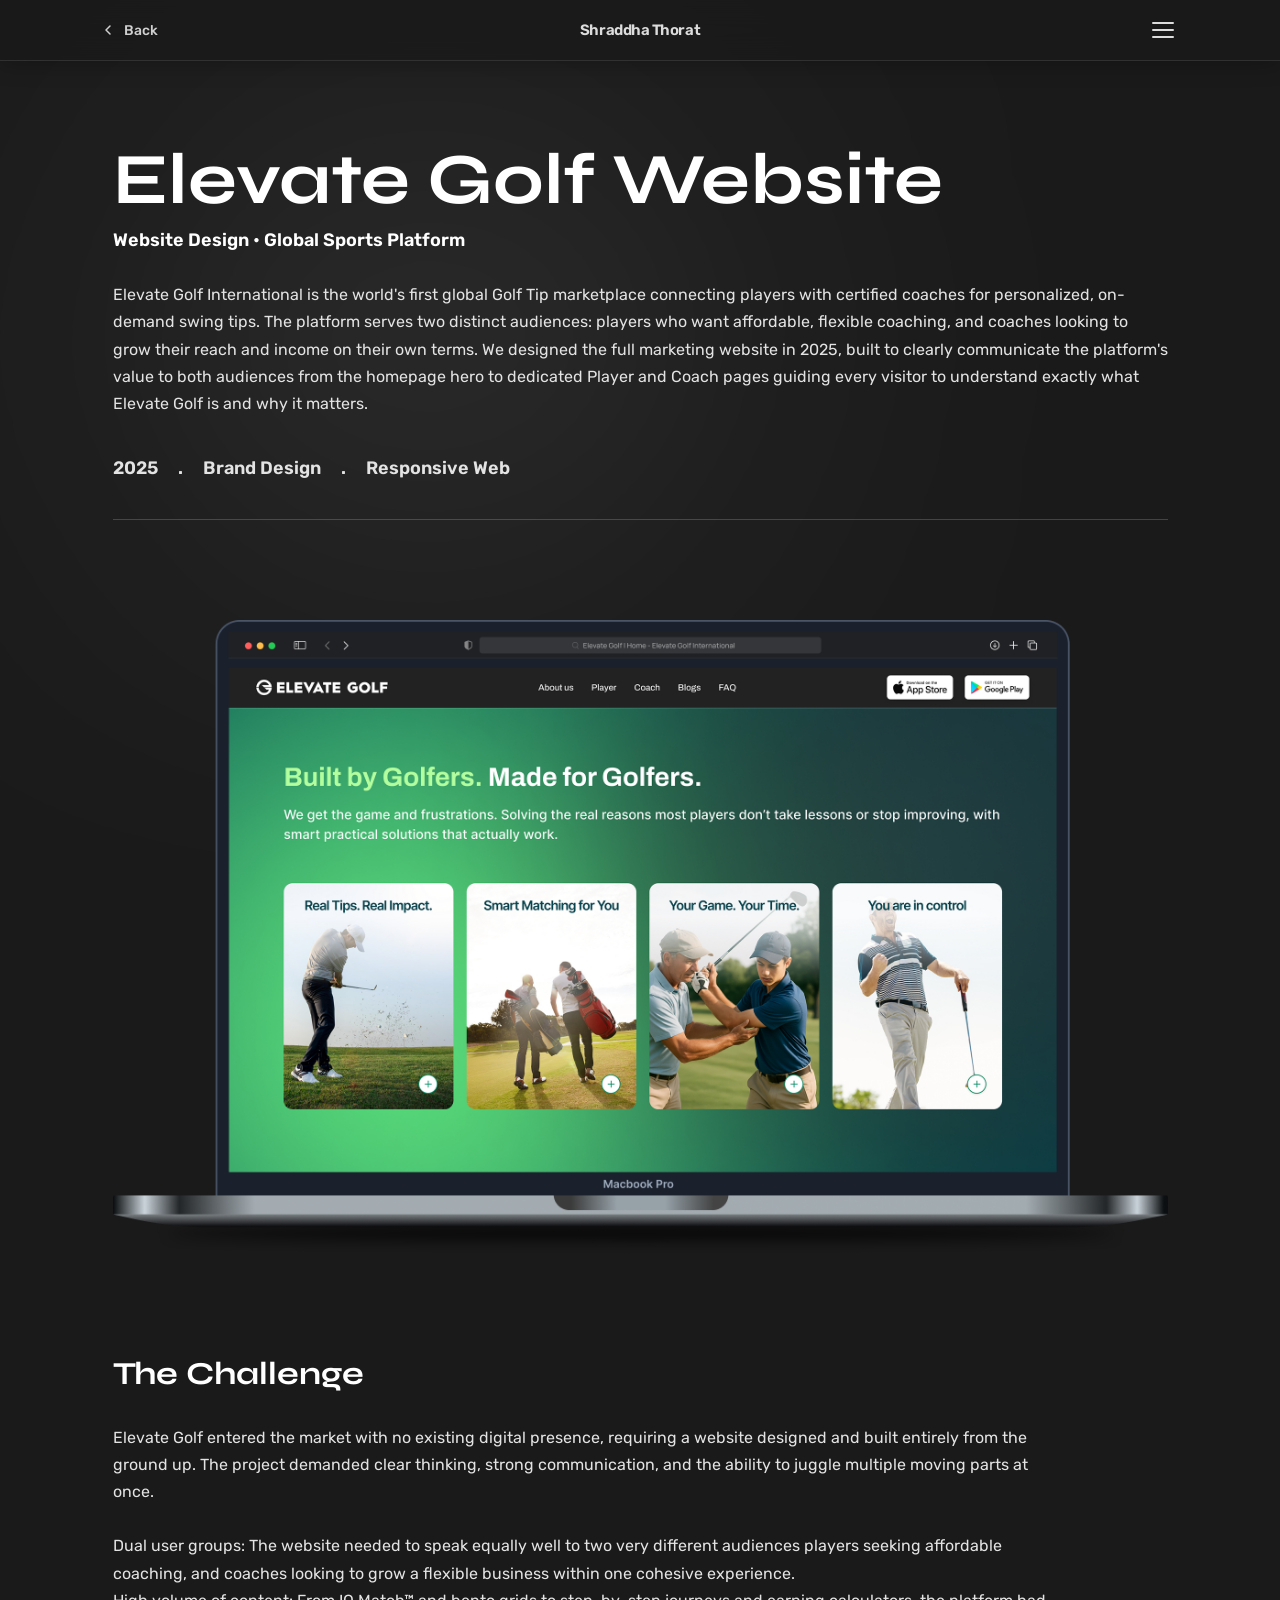
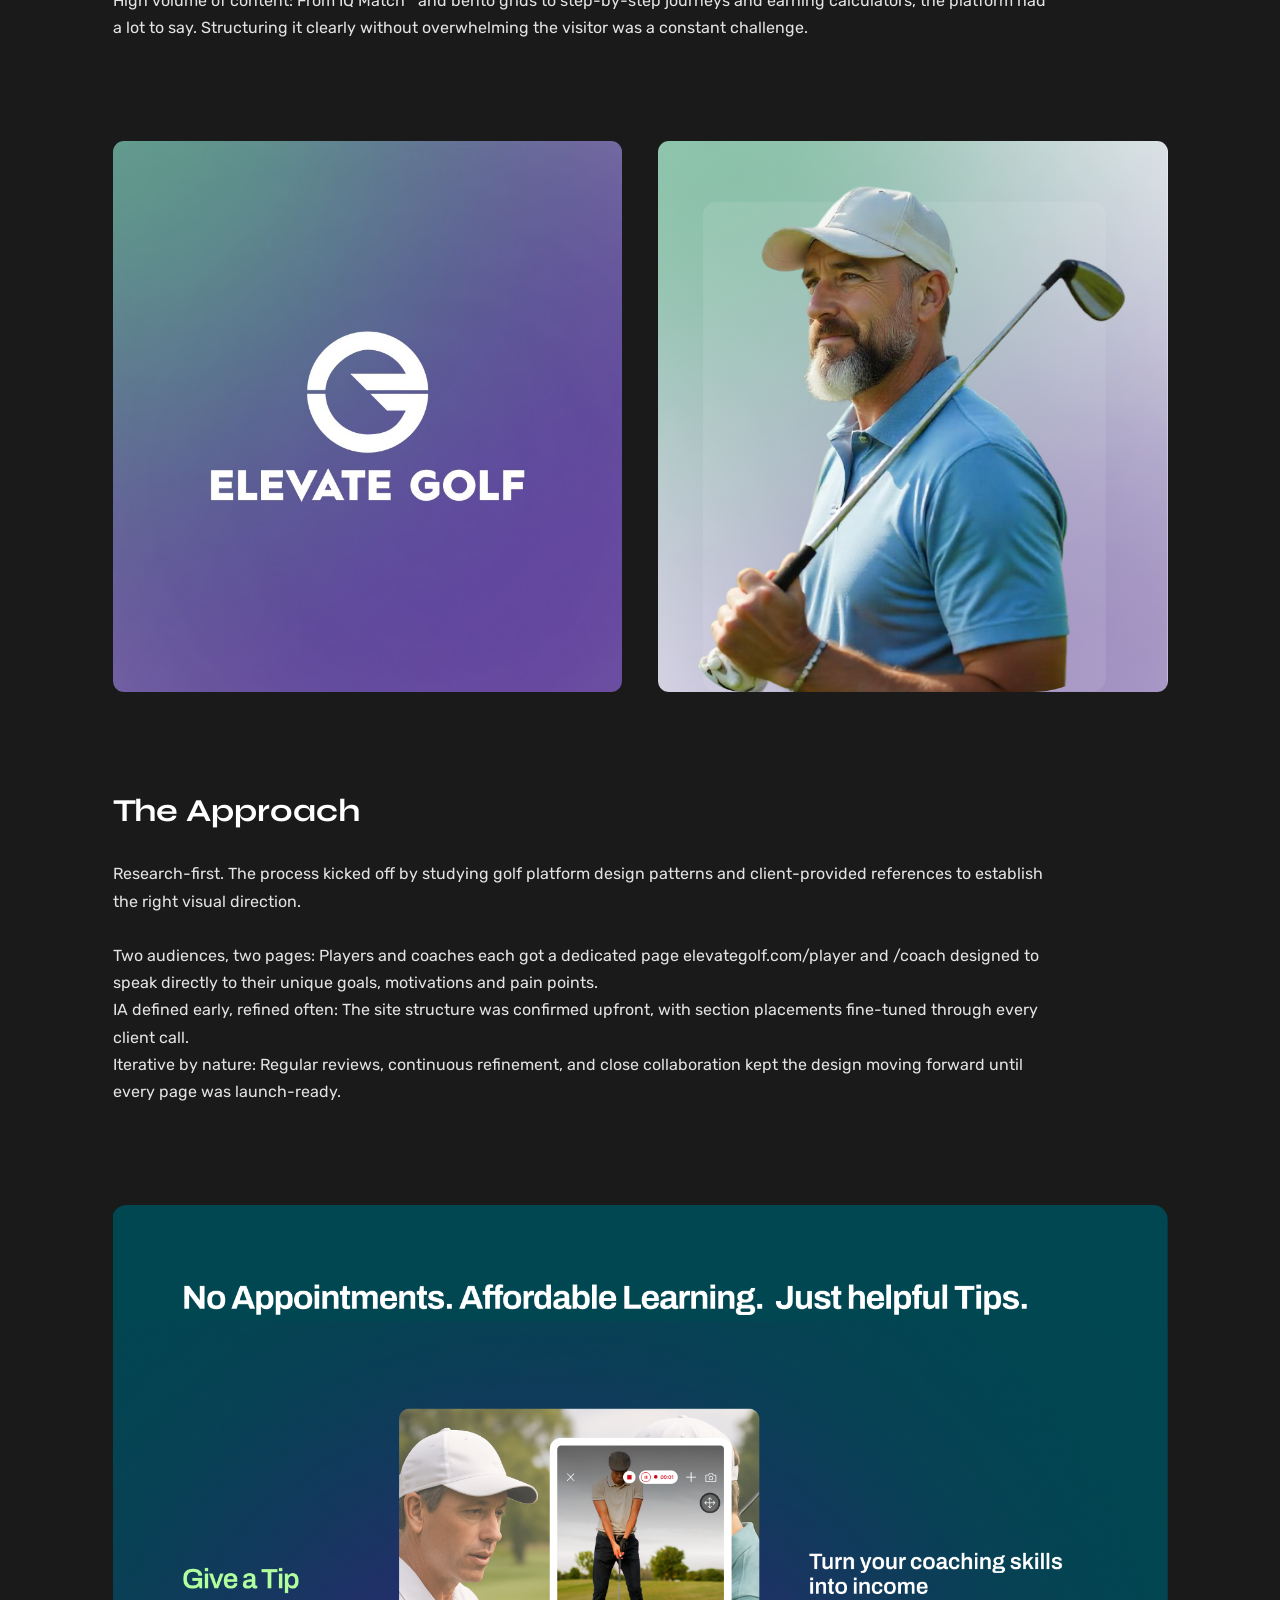
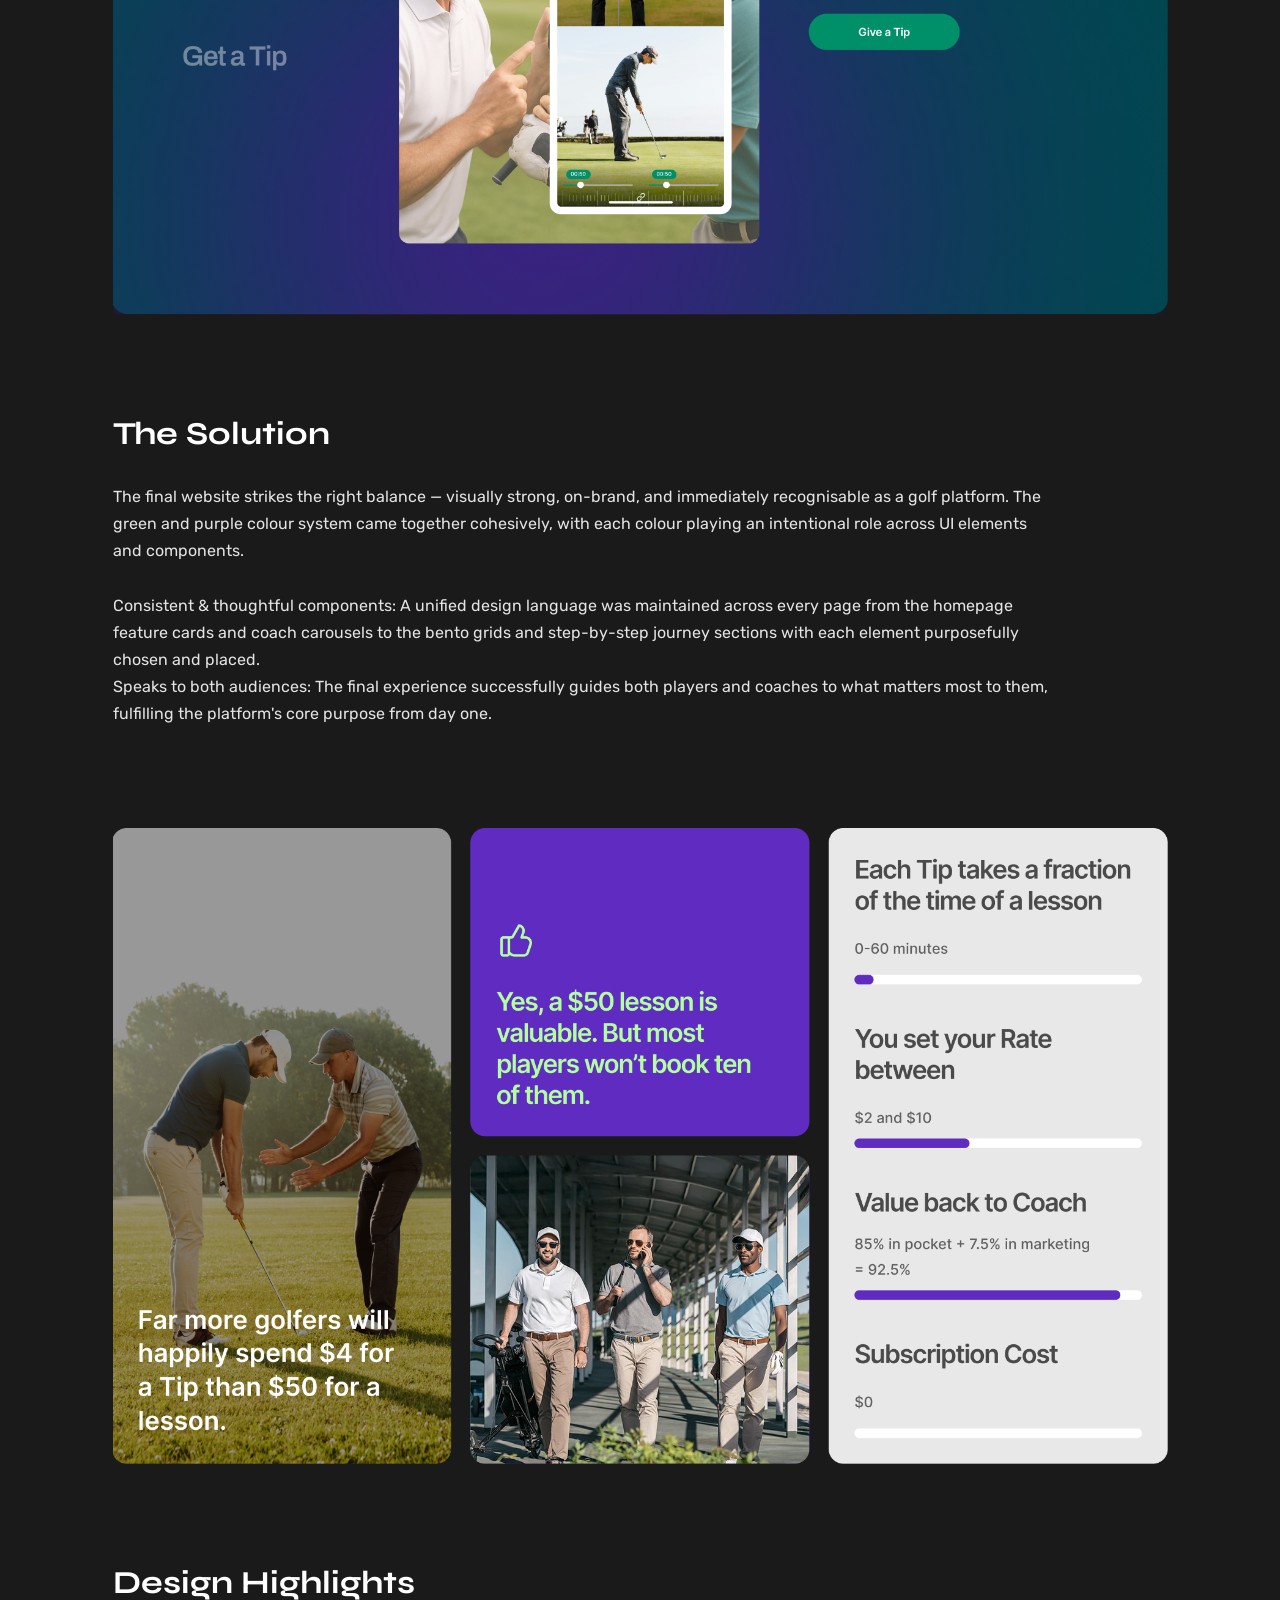
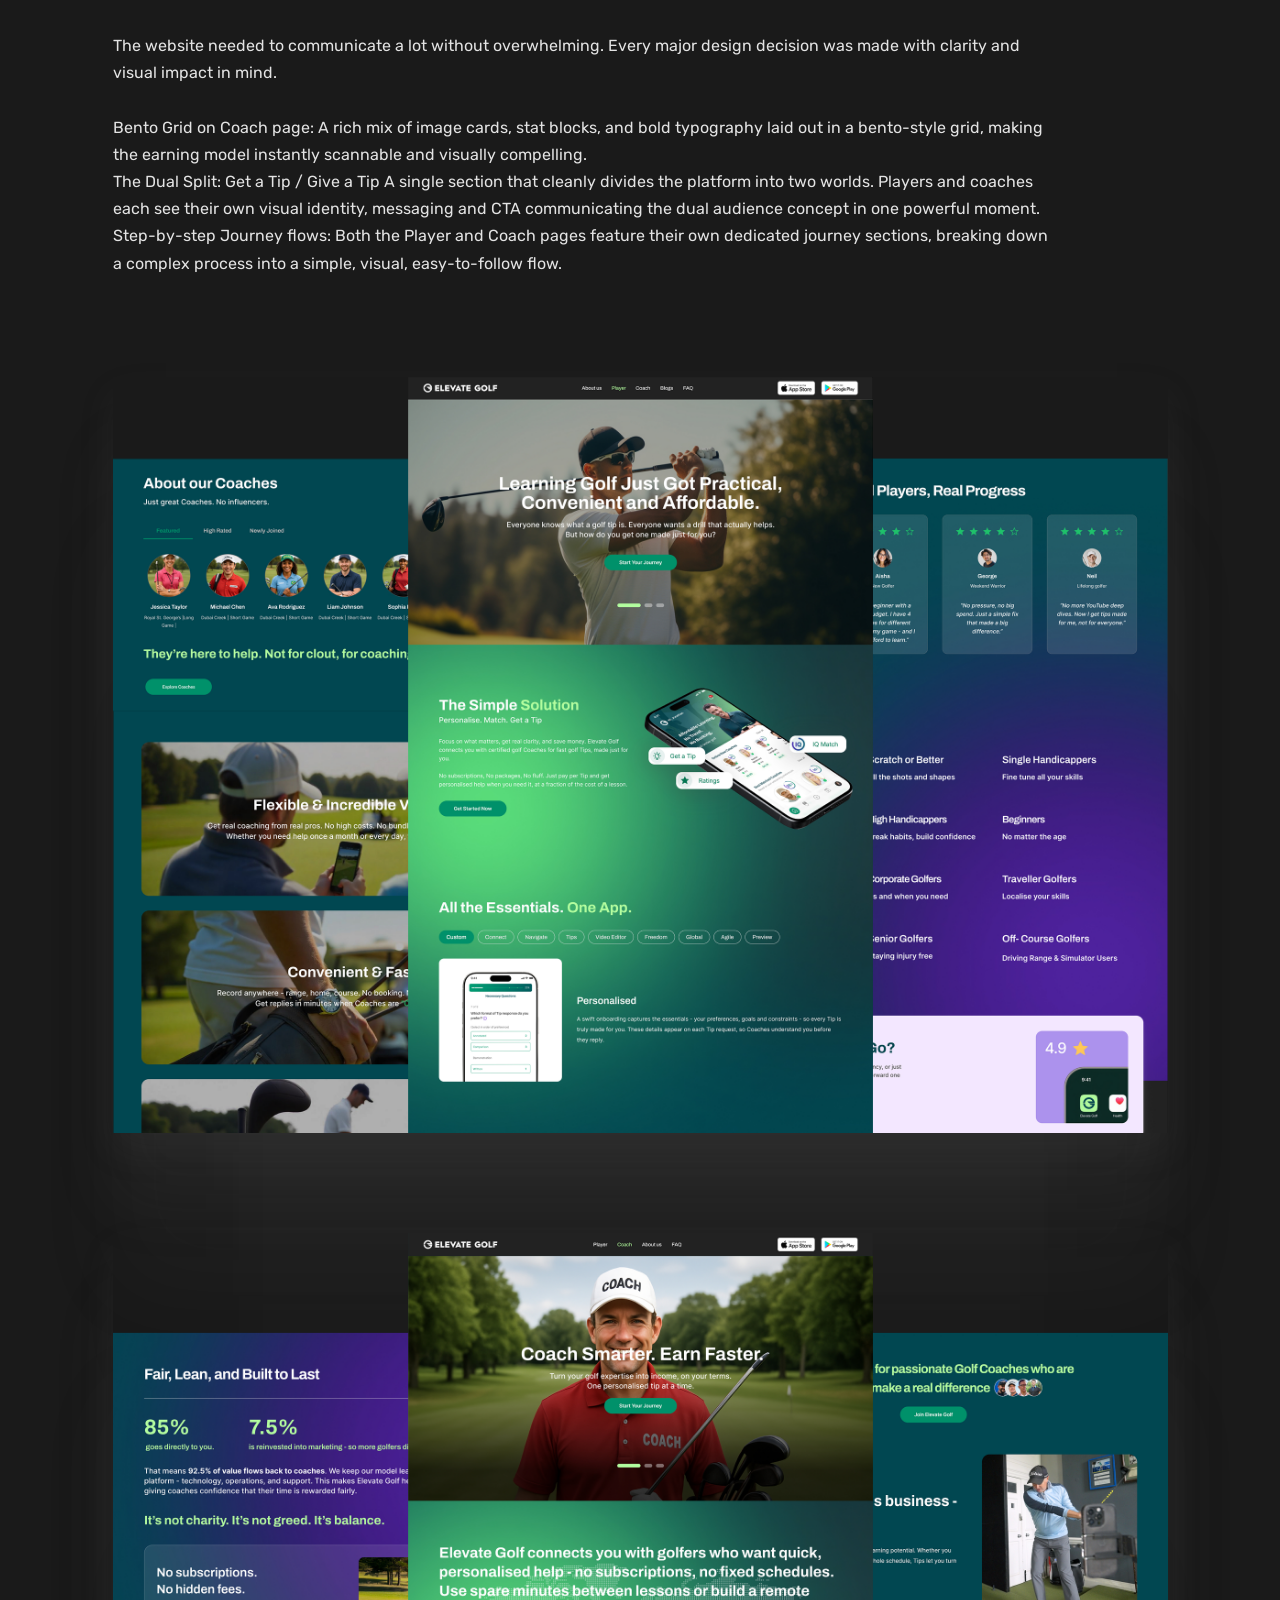
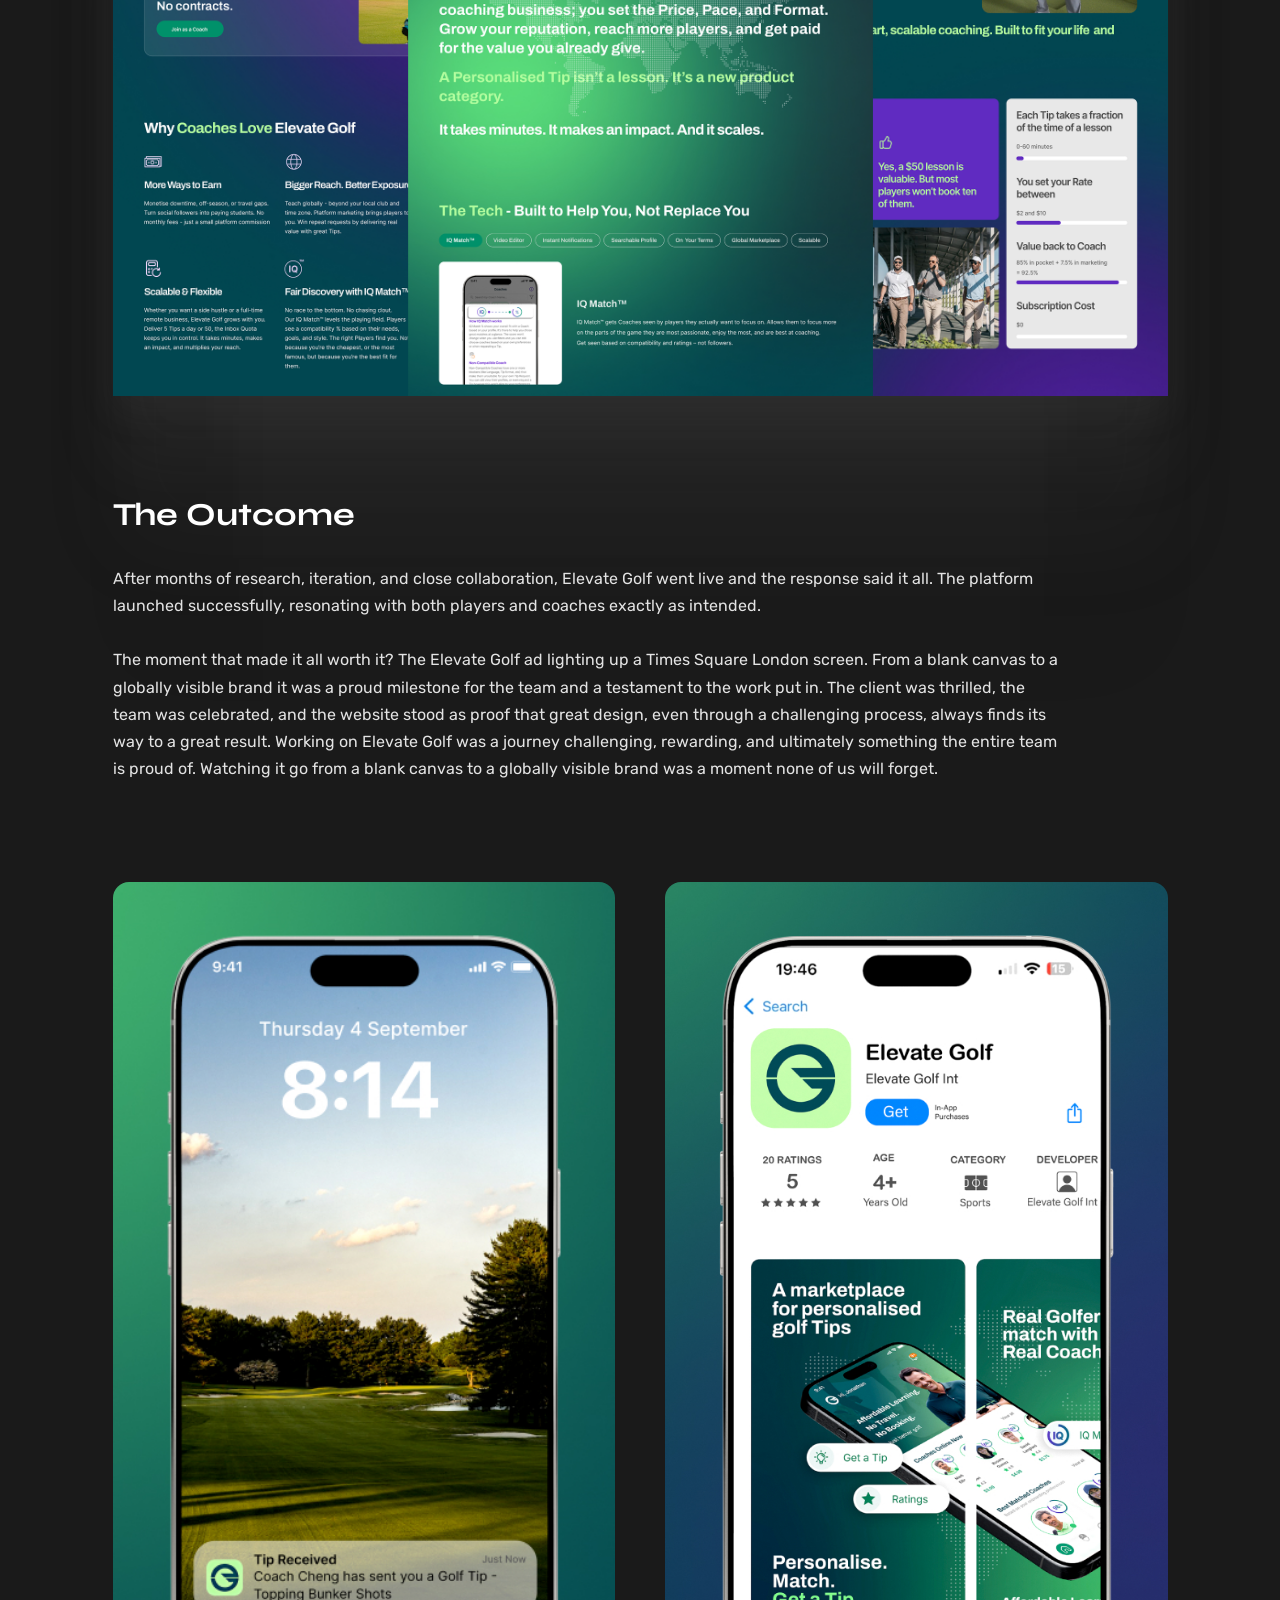
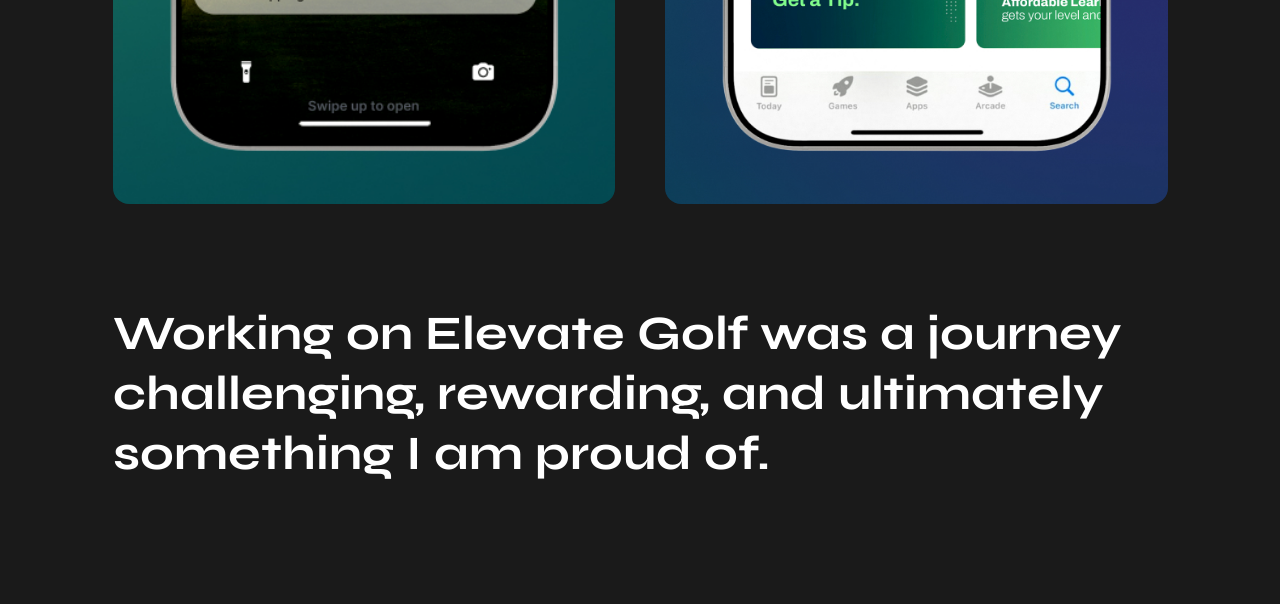
<file: elevate.html>
<!DOCTYPE html>
<html lang="en">
<head>
  <meta charset="UTF-8">
  <meta name="viewport" content="width=device-width, initial-scale=1.0">
  <title>Elevate Golf Website — Case Study</title>
  <link rel="preconnect" href="https://fonts.googleapis.com">
  <link rel="preconnect" href="https://fonts.gstatic.com" crossorigin>
  <link href="https://fonts.googleapis.com/css2?family=Syne:wght@700&family=Rubik:wght@400;600&display=swap" rel="stylesheet">
  <style>
    *, *::before, *::after {
      box-sizing: border-box;
      margin: 0;
      padding: 0;
    }

    body {
      background-color: #1a1a1a;
      color: #e3e3e3;
      font-family: 'Rubik', sans-serif;
      overflow-x: hidden;
    }

    .page-bg {
      position: relative;
      overflow: hidden;
    }

    .blur-blob {
      position: absolute;
      width: 517px;
      height: 273px;
      background: rgba(255, 255, 255, 0.18);
      border-radius: 50%;
      filter: blur(175px);
      top: 200px;
      left: 170px;
      transform: rotate(178deg);
      pointer-events: none;
      z-index: 0;
    }

    .container {
      position: relative;
      z-index: 1;
      max-width: 1151px;
      margin: 0 auto;
      padding: 140px 48px 120px;
    }

    /* ---- Header ---- */
    .header {
      display: flex;
      flex-direction: column;
      gap: 30px;
      margin-bottom: 100px;
    }

    .title-block {
      display: flex;
      flex-direction: column;
      gap: 10px;
      max-width: 837px;
    }

    .title-block h1 {
      font-family: 'Syne', sans-serif;
      font-size: 72px;
      font-weight: 700;
      color: #ffffff;
      line-height: 1.1;
    }

    .project-subtitle {
      font-family: 'Rubik', sans-serif;
      font-size: 18px;
      font-weight: 600;
      color: #ffffff;
    }

    .meta-block {
      display: flex;
      flex-direction: column;
      gap: 40px;
    }

    .description {
      font-size: 16px;
      font-weight: 400;
      line-height: 1.7;
      color: #e3e3e3;
    }

    .tags {
      display: flex;
      align-items: center;
      flex-wrap: wrap;
      gap: 12px 20px;
    }

    .tags span {
      font-family: 'Rubik', sans-serif;
      font-size: 18px;
      font-weight: 600;
      color: #e3e3e3;
    }

    .divider {
      border: none;
      border-top: 1px solid rgba(227, 227, 227, 0.2);
    }

    /* ---- Content ---- */
    .content {
      display: flex;
      flex-direction: column;
      gap: 100px;
      margin-bottom: 100px;
    }

    .text-section h2 {
      font-family: 'Syne', sans-serif;
      font-size: 32px;
      font-weight: 700;
      color: #ffffff;
      line-height: 1.2;
      margin-bottom: 30px;
    }

    .text-section p {
      font-size: 16px;
      font-weight: 400;
      line-height: 1.7;
      color: #e3e3e3;
      max-width: 945px;
      white-space: pre-line;
    }

    /* ---- Images: fluid with aspect-ratio ---- */
    .full-img {
      width: 100%;
      display: block;
      object-fit: cover;
      height: auto;
    }

    .img-hero       { aspect-ratio: 1151 / 693; }
    .img-approach   { aspect-ratio: 1151 / 774; }
    .img-solution   { aspect-ratio: 1151 / 694; }
    .img-hl1        { aspect-ratio: 1151 / 825; }
    .img-hl2        { aspect-ratio: 1151 / 833; }

    /* ---- Two-column image pairs ---- */
    .two-cols {
      display: flex;
      gap: 36px;
    }

    .two-cols img {
      flex: 1;
      min-width: 0;
      aspect-ratio: 555 / 600;
      object-fit: cover;
      border-radius: 11px;
    }

    .two-portrait {
      display: flex;
      gap: 50px;
    }

    .two-portrait img {
      flex: 1;
      min-width: 0;
      aspect-ratio: 516 / 946;
      object-fit: cover;
      border-radius: 16px;
    }

    /* ---- Design showcase block ---- */
    .showcase-block {
      display: flex;
      flex-direction: column;
      gap: 100px;
    }

    /* ---- Shadow ---- */
    .has-shadow {
      box-shadow:
        0px 18px 34px rgba(110, 110, 110, 0.10),
        0px 70px 61px rgba(110, 110, 110, 0.09),
        0px 158px 83px rgba(110, 110, 110, 0.05),
        0px 282px 99px rgba(110, 110, 110, 0.01);
    }

    /* ---- Closing quote ---- */
    .closing-quote {
      font-family: 'Syne', sans-serif;
      font-size: 48px;
      font-weight: 700;
      color: #ffffff;
      line-height: 1.25;
    }

    /* =============================================
       RESPONSIVE — Tablet (≤ 900px)
    ============================================= */
    @media (max-width: 900px) {
      .container {
        padding: 80px 32px 80px;
      }

      .header {
        margin-bottom: 72px;
      }

      .title-block h1 {
        font-size: 52px;
      }

      .closing-quote {
        font-size: 36px;
      }

      .content {
        gap: 72px;
        margin-bottom: 72px;
      }

      .showcase-block {
        gap: 72px;
      }
    }

    /* =============================================
       RESPONSIVE — Mobile (≤ 600px)
    ============================================= */
    @media (max-width: 600px) {
      .blur-blob {
        width: 300px;
        height: 160px;
        top: 80px;
        left: 0;
        filter: blur(100px);
      }

      .container {
        padding: 56px 20px 64px;
      }

      .header {
        gap: 20px;
        margin-bottom: 52px;
      }

      .title-block {
        max-width: 100%;
      }

      .title-block h1 {
        font-size: 36px;
      }

      .project-subtitle {
        font-size: 14px;
      }

      .meta-block {
        gap: 24px;
      }

      .description {
        font-size: 14px;
      }

      .tags span {
        font-size: 14px;
      }

      .content {
        gap: 52px;
        margin-bottom: 52px;
      }

      .text-section h2 {
        font-size: 22px;
        margin-bottom: 16px;
      }

      .text-section p {
        font-size: 14px;
      }

      /* Stack two-column image pairs */
      .two-cols {
        flex-direction: column;
        gap: 20px;
      }

      .two-cols img {
        width: 100%;
        flex: none;
        border-radius: 8px;
      }

      /* Stack portrait image pairs */
      .two-portrait {
        flex-direction: column;
        gap: 20px;
      }

      .two-portrait img {
        width: 100%;
        flex: none;
        border-radius: 12px;
      }

      .showcase-block {
        gap: 52px;
      }

      .closing-quote {
        font-size: 26px;
      }
    }

    /* =============================================
       RESPONSIVE — Small Mobile (≤ 390px)
    ============================================= */
    @media (max-width: 390px) {
      .title-block h1 {
        font-size: 30px;
      }

      .closing-quote {
        font-size: 22px;
      }

      .content {
        gap: 40px;
      }
    }
  </style>
  <style id="st-nav-styles">
    #st-header {
      position: fixed; top: 0; left: 0; right: 0; z-index: 9999;
      display: flex; align-items: center; justify-content: space-between;
      padding: 16px 48px;
      background: rgba(26, 26, 26, 0.72);
      backdrop-filter: blur(20px) saturate(180%);
      -webkit-backdrop-filter: blur(20px) saturate(180%);
      border-bottom: 1px solid rgba(255, 255, 255, 0.1);
      box-shadow: 0 1px 24px rgba(0, 0, 0, 0.3);
      font-family: 'Rubik', sans-serif;
    }
    @media (min-width: 810px) { #st-header { padding: 16px 100px; } }
    @media (max-width: 640px) { #st-header { padding: 14px 20px; } #st-nav { right: 16px !important; } }
    .st-back {
      display: flex; align-items: center; gap: 8px;
      font-size: 14px; font-weight: 500; letter-spacing: -0.01em;
      color: rgba(255,255,255,0.8); text-decoration: none; transition: color 0.15s;
    }
    .st-back:hover { color: #fff; }
    .st-wordmark {
      position: absolute; left: 50%; transform: translateX(-50%);
      font-size: 15px; font-weight: 600; letter-spacing: -0.03em;
      color: rgba(255,255,255,0.85); pointer-events: none;
    }
    @media (max-width: 640px) { .st-wordmark { display: none; } }
    #st-hamburger {
      display: flex; flex-direction: column; gap: 5px;
      cursor: pointer; padding: 6px; background: none; border: none; outline: none;
    }
    #st-hamburger span {
      display: block; width: 22px; height: 2px; background: rgba(255,255,255,0.85);
      border-radius: 2px; transition: all 0.3s ease;
    }
    #st-hamburger.open span:nth-child(1) { transform: translateY(7px) rotate(45deg); }
    #st-hamburger.open span:nth-child(2) { opacity: 0; }
    #st-hamburger.open span:nth-child(3) { transform: translateY(-7px) rotate(-45deg); }
    #st-nav {
      display: none; position: fixed; top: 58px; right: 48px; width: 200px;
      background: rgba(30, 30, 30, 0.92);
      backdrop-filter: blur(24px) saturate(180%); -webkit-backdrop-filter: blur(24px) saturate(180%);
      border: 1px solid rgba(255,255,255,0.12); border-radius: 16px;
      box-shadow: 0 8px 32px rgba(0,0,0,0.4); padding: 8px 0; z-index: 9998; overflow: hidden;
    }
    #st-nav.open { display: flex; flex-direction: column; }
    #st-nav a {
      font-family: 'Rubik', sans-serif; font-size: 14px; font-weight: 500;
      color: rgba(255,255,255,0.8); text-decoration: none; padding: 12px 20px; transition: background 0.15s;
    }
    #st-nav a:hover { background: rgba(255,255,255,0.06); color: #fff; }
    @media (min-width: 810px) { #st-nav { right: 100px; } }
  </style>
</head>
<body>
<header id="st-header">
  <a class="st-back" href="index.html">
    <svg width="16" height="16" viewBox="0 0 16 16" fill="none" xmlns="http://www.w3.org/2000/svg">
      <path d="M10 12L6 8L10 4" stroke="currentColor" stroke-width="1.5" stroke-linecap="round" stroke-linejoin="round"/>
    </svg>
    Back
  </a>
  <span class="st-wordmark">Shraddha Thorat</span>
  <button id="st-hamburger" aria-label="Toggle menu">
    <span></span><span></span><span></span>
  </button>
</header>
<nav id="st-nav">
  <a href="index.html">Home</a>
  <a href="index.html#work">Work</a>
  <a href="index.html#process">Process</a>
  <a href="index.html#about-1">About</a>
</nav>
  <div class="page-bg">
    <div class="blur-blob"></div>

    <div class="container">

      <!-- ===== HEADER ===== -->
      <div class="header">
        <div class="title-block">
          <h1>Elevate Golf Website</h1>
          <p class="project-subtitle">Website Design &bull; Global Sports Platform</p>
        </div>
        <div class="meta-block">
          <p class="description">Elevate Golf International is the world's first global Golf Tip marketplace connecting players with certified coaches for personalized, on-demand swing tips. The platform serves two distinct audiences: players who want affordable, flexible coaching, and coaches looking to grow their reach and income on their own terms. We designed the full marketing website in 2025, built to clearly communicate the platform's value to both audiences from the homepage hero to dedicated Player and Coach pages guiding every visitor to understand exactly what Elevate Golf is and why it matters.</p>
          <div class="tags">
            <span>2025</span>
            <span>.</span>
            <span>Brand Design</span>
            <span>.</span>
            <span>Responsive Web</span>
          </div>
          <hr class="divider">
        </div>
      </div>

      <!-- ===== CONTENT ===== -->
      <div class="content">

        <!-- Hero image -->
        <img
          src="images/image-import-7.png"
          class="full-img img-hero"
          alt="Elevate Golf website hero screenshot">

        <!-- THE CHALLENGE -->
        <div class="text-section">
          <h2>The Challenge</h2>
          <p>Elevate Golf entered the market with no existing digital presence, requiring a website designed and built entirely from the ground up. The project demanded clear thinking, strong communication, and the ability to juggle multiple moving parts at once.

Dual user groups: The website needed to speak equally well to two very different audiences players seeking affordable coaching, and coaches looking to grow a flexible business within one cohesive experience.
High volume of content: From IQ Match™ and bento grids to step-by-step journeys and earning calculators, the platform had a lot to say. Structuring it clearly without overwhelming the visitor was a constant challenge.</p>
        </div>

        <div class="two-cols">
          <img src="images/image-import-7.jpg" alt="Challenge visual 1">
          <img src="images/image-import-8.jpg" alt="Challenge visual 2">
        </div>

        <!-- THE APPROACH -->
        <div class="text-section">
          <h2>The Approach</h2>
          <p>Research-first. The process kicked off by studying golf platform design patterns and client-provided references to establish the right visual direction.

Two audiences, two pages: Players and coaches each got a dedicated page elevategolf.com/player and /coach designed to speak directly to their unique goals, motivations and pain points.
IA defined early, refined often: The site structure was confirmed upfront, with section placements fine-tuned through every client call.
Iterative by nature: Regular reviews, continuous refinement, and close collaboration kept the design moving forward until every page was launch-ready.</p>
        </div>

        <img
          src="images/image-import-63.png"
          class="full-img img-approach"
          alt="Approach screenshot">

        <!-- THE SOLUTION -->
        <div class="text-section">
          <h2>The Solution</h2>
          <p>The final website strikes the right balance — visually strong, on-brand, and immediately recognisable as a golf platform. The green and purple colour system came together cohesively, with each colour playing an intentional role across UI elements and components.

Consistent &amp; thoughtful components: A unified design language was maintained across every page from the homepage feature cards and coach carousels to the bento grids and step-by-step journey sections with each element purposefully chosen and placed.
Speaks to both audiences: The final experience successfully guides both players and coaches to what matters most to them, fulfilling the platform's core purpose from day one.</p>
        </div>

        <img
          src="images/image-import-4.png"
          class="full-img img-solution"
          alt="Solution screenshot">

        <!-- DESIGN HIGHLIGHTS -->
        <div class="text-section">
          <h2>Design Highlights</h2>
          <p>The website needed to communicate a lot without overwhelming. Every major design decision was made with clarity and visual impact in mind.

Bento Grid on Coach page: A rich mix of image cards, stat blocks, and bold typography laid out in a bento-style grid, making the earning model instantly scannable and visually compelling.
The Dual Split: Get a Tip / Give a Tip A single section that cleanly divides the platform into two worlds. Players and coaches each see their own visual identity, messaging and CTA communicating the dual audience concept in one powerful moment.
Step-by-step Journey flows: Both the Player and Coach pages feature their own dedicated journey sections, breaking down a complex process into a simple, visual, easy-to-follow flow.</p>
        </div>

        <!-- Design showcase: full screenshot + mobile showcase -->
        <div class="showcase-block">
          <img
            src="images/image-import-56.png"
            class="full-img img-hl1 has-shadow"
            alt="Design highlights screenshot">

          <img
            src="images/Group 1000004838.png"
            class="full-img img-hl2 has-shadow"
            alt="Design highlights mobile showcase">
        </div>

        <!-- THE OUTCOME -->
        <div class="text-section">
          <h2>The Outcome</h2>
          <p>After months of research, iteration, and close collaboration, Elevate Golf went live and the response said it all. The platform launched successfully, resonating with both players and coaches exactly as intended.

The moment that made it all worth it? The Elevate Golf ad lighting up a Times Square London screen. From a blank canvas to a globally visible brand it was a proud milestone for the team and a testament to the work put in. The client was thrilled, the team was celebrated, and the website stood as proof that great design, even through a challenging process, always finds its way to a great result. Working on Elevate Golf was a journey challenging, rewarding, and ultimately something the entire team is proud of. Watching it go from a blank canvas to a globally visible brand was a moment none of us will forget.</p>
        </div>

        <div class="two-portrait">
          <img src="images/image-import-5.jpg" alt="Outcome image 1">
          <img src="images/image-import-12.jpg" alt="Outcome image 2">
        </div>

      </div>

      <!-- ===== CLOSING QUOTE ===== -->
      <p class="closing-quote">Working on Elevate Golf was a journey challenging, rewarding, and ultimately something I am proud of.</p>

    </div>
  </div>
<script>
(function() {
  var btn = document.getElementById('st-hamburger');
  var nav = document.getElementById('st-nav');
  btn.addEventListener('click', function(e) {
    e.stopPropagation();
    btn.classList.toggle('open');
    nav.classList.toggle('open');
  });
  document.addEventListener('click', function(e) {
    if (!nav.contains(e.target) && e.target !== btn) {
      btn.classList.remove('open');
      nav.classList.remove('open');
    }
  });
})();
</script>
</body>
</html>
</file>
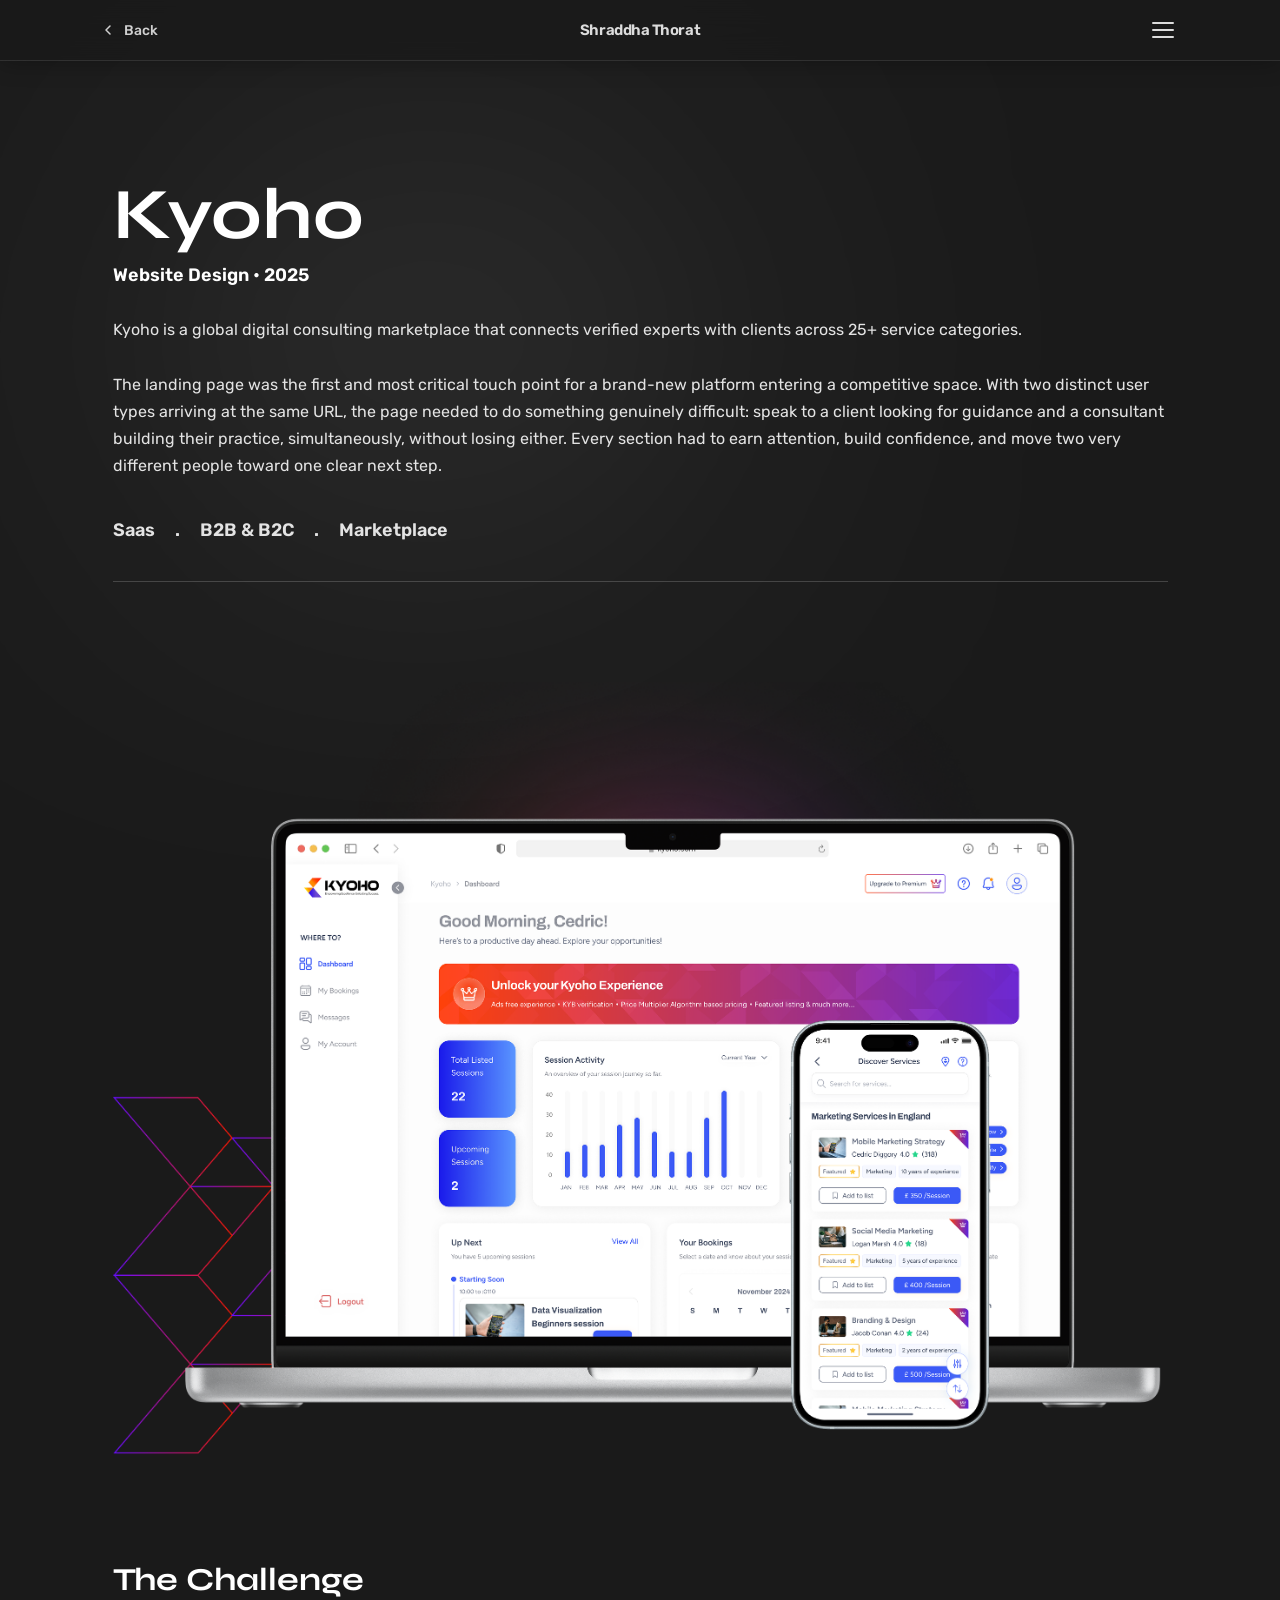
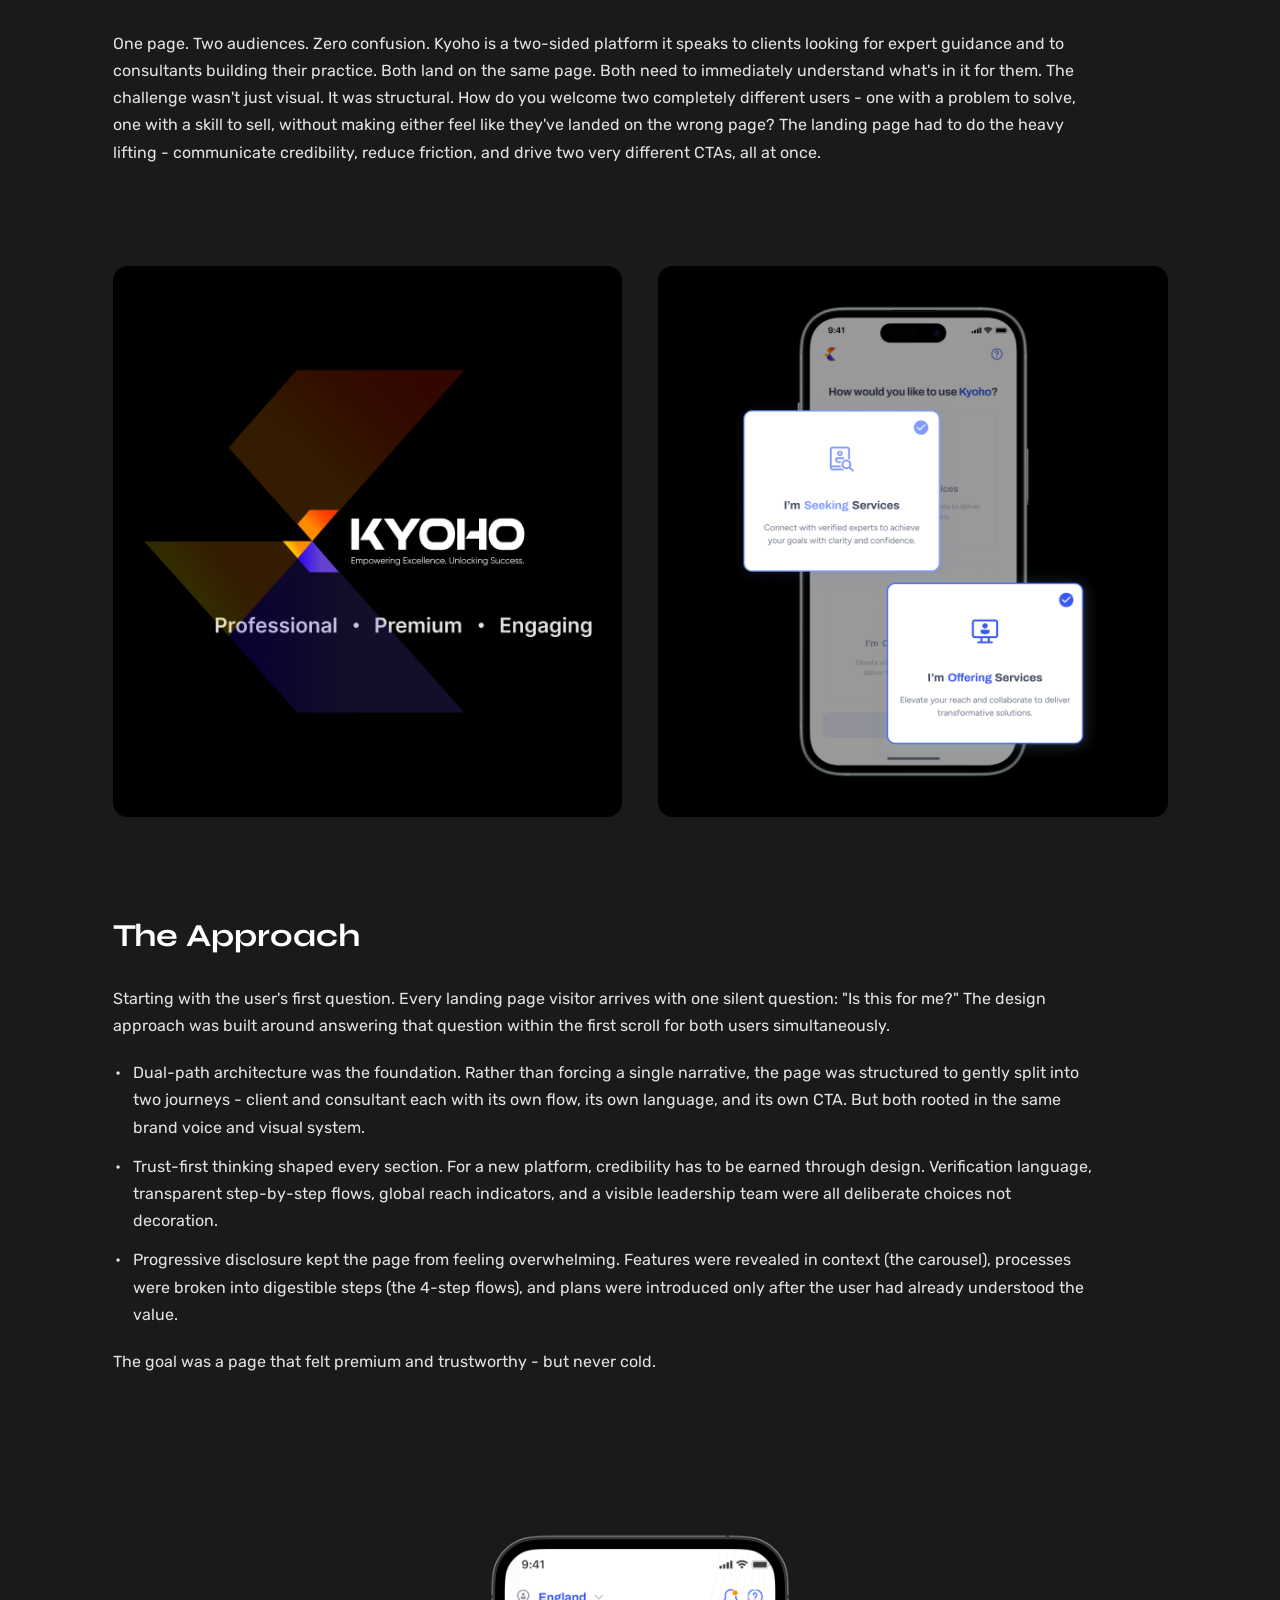
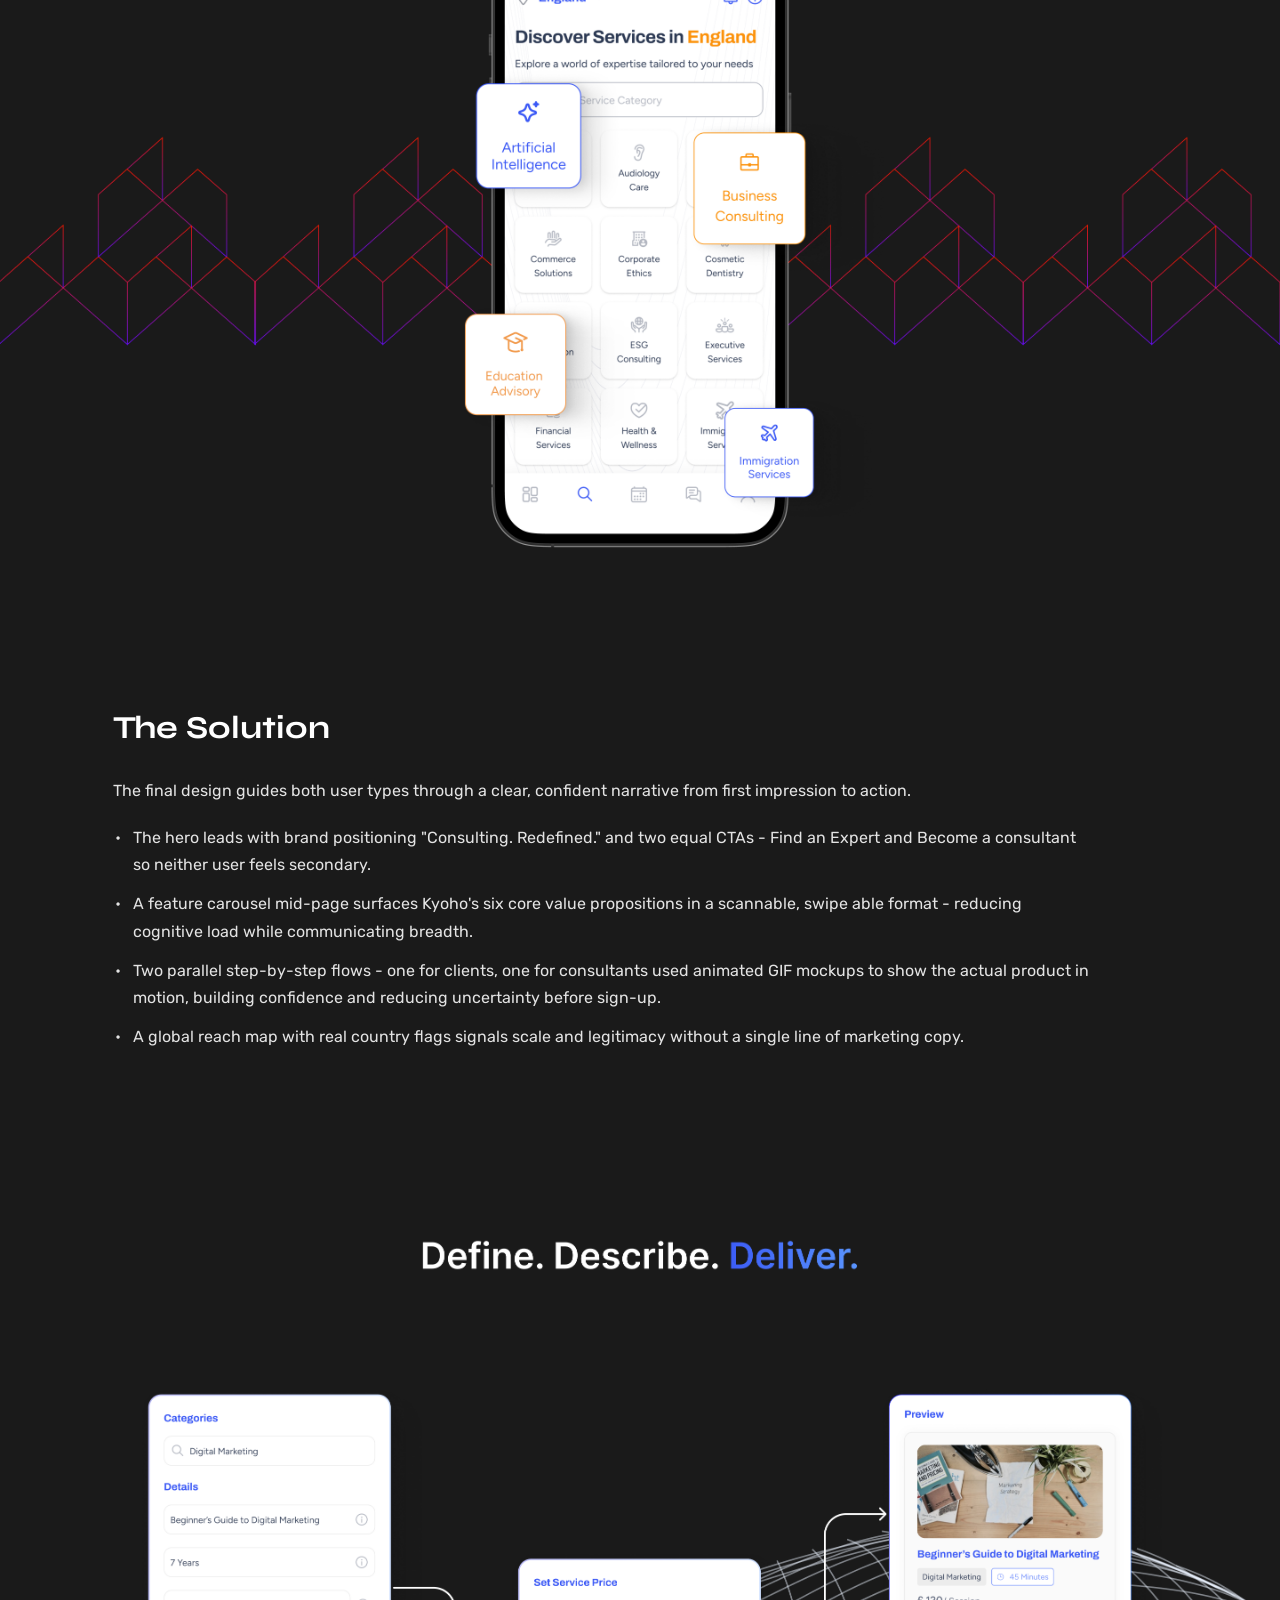
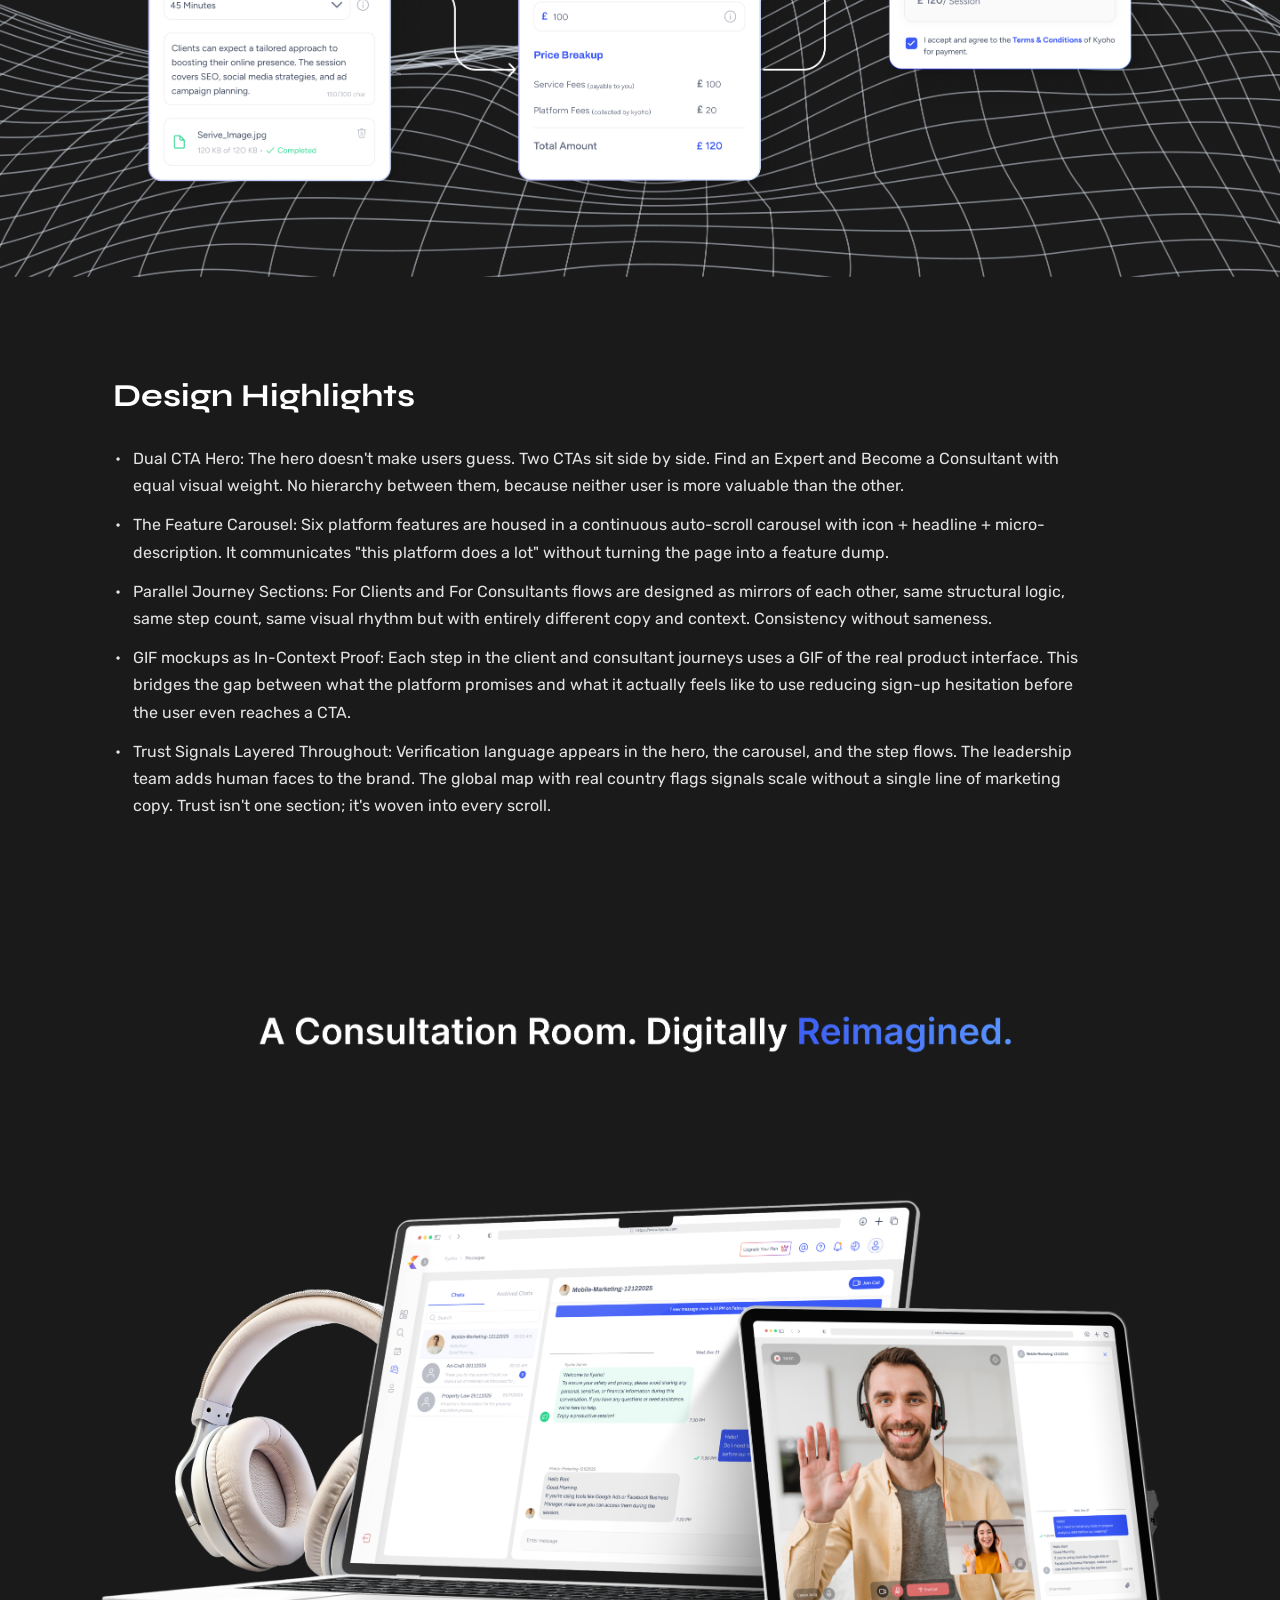
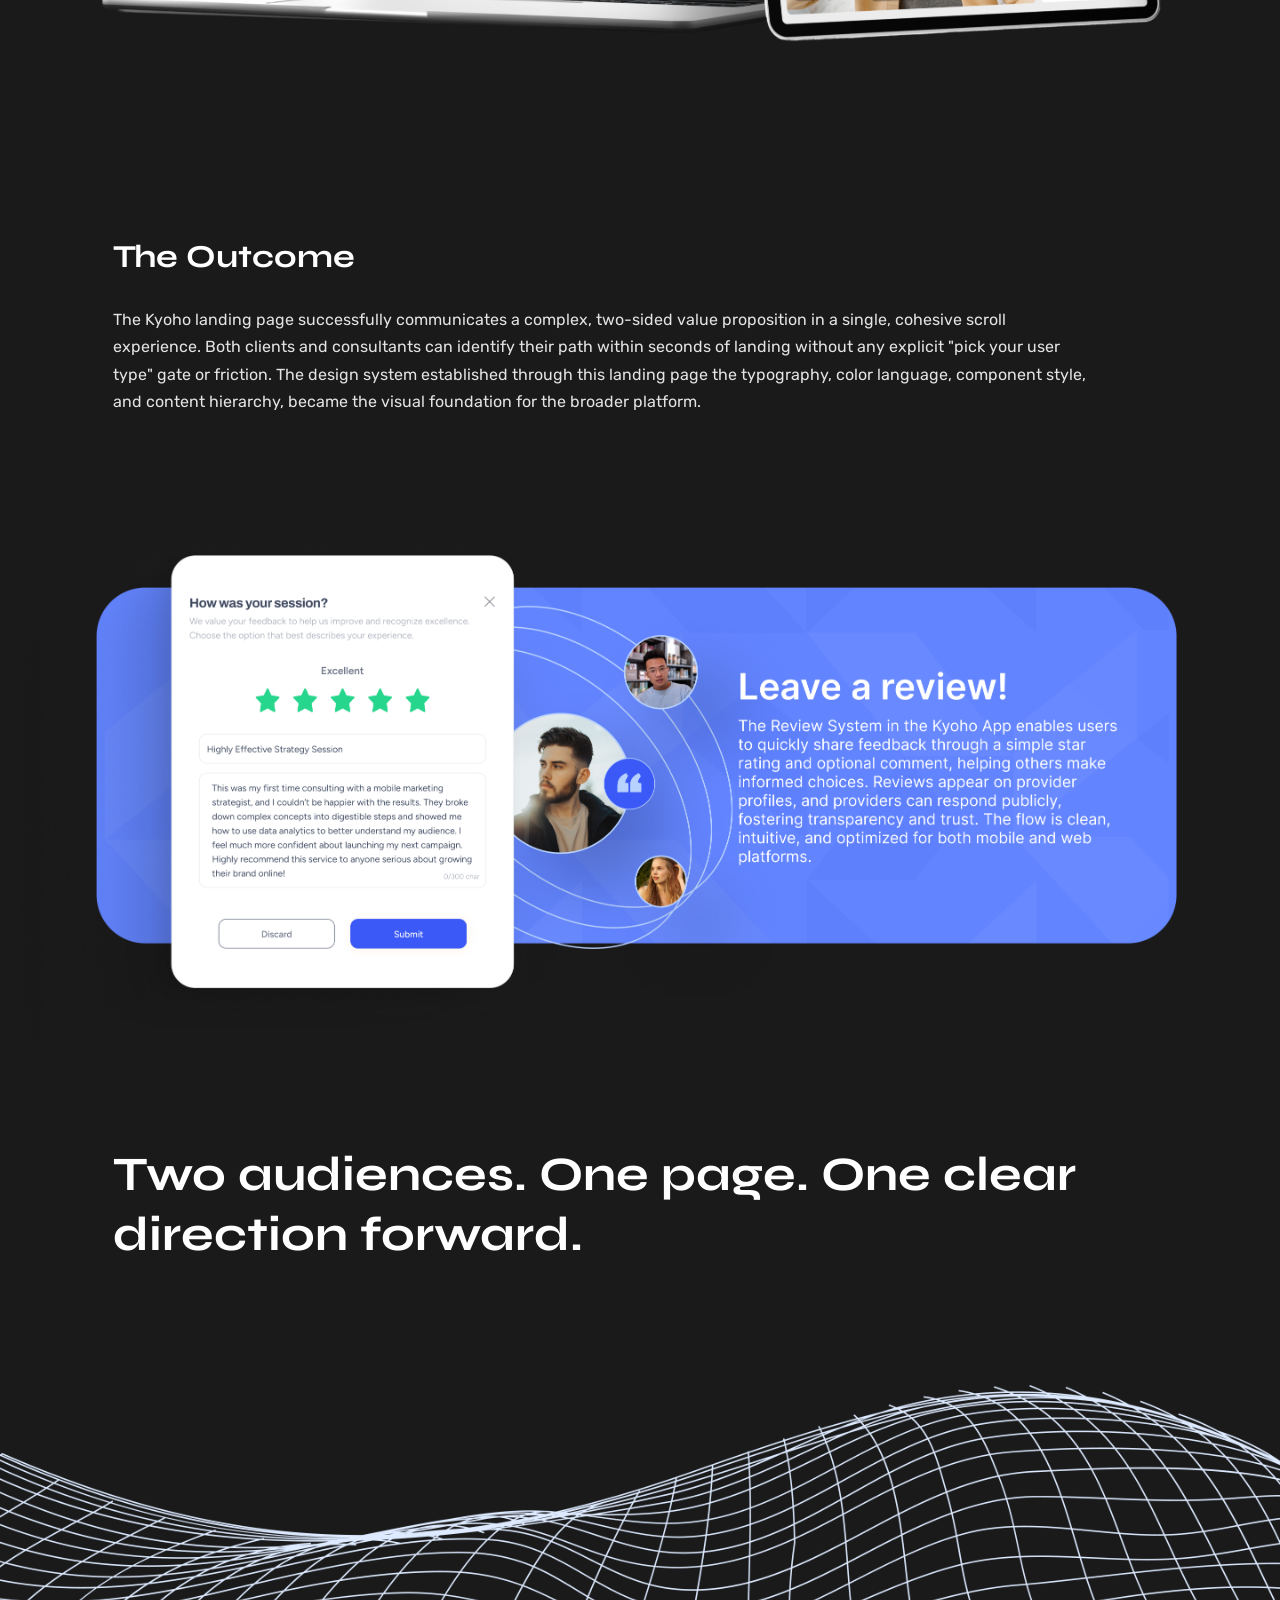
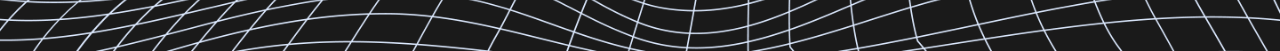
<file: kyoho.html>
<!DOCTYPE html>
<html lang="en">
<head>
  <meta charset="UTF-8">
  <meta name="viewport" content="width=device-width, initial-scale=1.0">
  <title>Kyoho — Case Study</title>
  <link rel="preconnect" href="https://fonts.googleapis.com">
  <link rel="preconnect" href="https://fonts.gstatic.com" crossorigin>
  <link href="https://fonts.googleapis.com/css2?family=Syne:wght@700&family=Rubik:wght@400;600&display=swap" rel="stylesheet">
  <style>
    *, *::before, *::after {
      box-sizing: border-box;
      margin: 0;
      padding: 0;
    }

    html, body {
      overflow-x: hidden;
    }

    body {
      background-color: #1a1a1a;
      color: #e3e3e3;
      font-family: 'Rubik', sans-serif;
    }

    /* ---- Page wrapper (position context for blur blob) ---- */
    .page-bg {
      position: relative;
    }

    /* ---- Background blur gradient (matches design: x318 y200, rgba white 18%, blur 175) ---- */
    .blur-blob {
      position: absolute;
      width: 517px;
      height: 273px;
      background: rgba(255, 255, 255, 0.18);
      border-radius: 50%;
      filter: blur(175px);
      top: 200px;
      left: 170px;
      transform: rotate(178deg);
      pointer-events: none;
      z-index: 0;
    }

    /* ---- Content container: 1151px centered ---- */
    .container {
      position: relative;
      z-index: 1;
      max-width: 1151px;
      margin: 0 auto;
      padding: 175px 48px 120px;
    }

    /* ---- Header ---- */
    .header {
      display: flex;
      flex-direction: column;
      gap: 30px;
      margin-bottom: 100px;
    }

    .title-block {
      display: flex;
      flex-direction: column;
      gap: 10px;
      max-width: 837px;
    }

    .title-block h1 {
      font-family: 'Syne', sans-serif;
      font-size: 72px;
      font-weight: 700;
      color: #ffffff;
      line-height: 1.1;
    }

    .project-subtitle {
      font-family: 'Rubik', sans-serif;
      font-size: 18px;
      font-weight: 600;
      color: #ffffff;
    }

    .meta-block {
      display: flex;
      flex-direction: column;
      gap: 40px;
    }

    .description {
      font-size: 16px;
      font-weight: 400;
      line-height: 1.7;
      color: #e3e3e3;
      white-space: pre-line;
    }

    .tags {
      display: flex;
      align-items: center;
      flex-wrap: wrap;
      gap: 12px 20px;
    }

    .tags span {
      font-family: 'Rubik', sans-serif;
      font-size: 18px;
      font-weight: 600;
      color: #e3e3e3;
    }

    .divider {
      border: none;
      border-top: 1px solid rgba(227, 227, 227, 0.2);
    }

    /* ---- Content sections ---- */
    .content {
      display: flex;
      flex-direction: column;
      gap: 100px;
      margin-bottom: 100px;
    }

    .text-section h2 {
      font-family: 'Syne', sans-serif;
      font-size: 32px;
      font-weight: 700;
      color: #ffffff;
      line-height: 1.2;
      margin-bottom: 30px;
    }

    .text-section p {
      font-size: 16px;
      font-weight: 400;
      line-height: 1.7;
      color: #e3e3e3;
      max-width: 982px;
    }

    /* Groups a mix of intro p, ul, and closing p with consistent spacing */
    .text-body {
      display: flex;
      flex-direction: column;
      gap: 20px;
    }

    .text-section ul {
      list-style: none;
      display: flex;
      flex-direction: column;
      gap: 12px;
      max-width: 982px;
    }

    .text-section li {
      font-size: 16px;
      font-weight: 400;
      line-height: 1.7;
      color: #e3e3e3;
      padding-left: 20px;
      position: relative;
    }

    .text-section li::before {
      content: '•';
      position: absolute;
      left: 2px;
      top: 0;
      color: #e3e3e3;
    }

    /* ---- Hero image (1151 × 850, contained) ---- */
    .full-img {
      width: 100%;
      display: block;
      object-fit: cover;
      height: auto;
    }

    .img-hero {
      aspect-ratio: 1151 / 850;
    }

    /* ---- Two-column challenge images (555 × 600) ---- */
    .two-cols {
      display: flex;
      gap: 36px;
    }

    .two-cols img {
      flex: 1;
      min-width: 0;
      aspect-ratio: 555 / 600;
      object-fit: cover;
      display: block;
    }

    /* ---- Full-bleed images: break out of container to 100vw ----
       margin-left: calc(-50vw + 50%) works at every viewport:
       — At narrow screens: pushes left by padding amount only
       — At wide screens: pushes all the way to viewport left edge   */
    .bleed-img {
      width: 100vw;
      margin-left: calc(-50vw + 50%);
      display: block;
      object-fit: cover;
      height: auto;
    }

    .img-bleed-14 { aspect-ratio: 1440 / 825; }
    .img-bleed-38 { aspect-ratio: 1440 / 817; }
    .img-bleed-62 { aspect-ratio: 1440 / 921; }
    .img-bleed-2  { aspect-ratio: 1440 / 596; }

    /* ---- Closing quote ---- */
    .closing-quote {
      font-family: 'Syne', sans-serif;
      font-size: 48px;
      font-weight: 700;
      color: #ffffff;
      line-height: 1.25;
    }

    /* ---- Footer image: full-width block outside container ---- */
    .footer-img {
      width: 100%;
      display: block;
      object-fit: cover;
      aspect-ratio: 1440 / 300;
    }

    /* =============================================
       RESPONSIVE — Tablet (≤ 900px)
    ============================================= */
    @media (max-width: 900px) {
      .container {
        padding: 80px 32px 80px;
      }

      .header {
        margin-bottom: 72px;
      }

      .title-block h1 {
        font-size: 52px;
      }

      .content {
        gap: 72px;
        margin-bottom: 72px;
      }

      .closing-quote {
        font-size: 36px;
      }
    }

    /* =============================================
       RESPONSIVE — Mobile (≤ 600px)
    ============================================= */
    @media (max-width: 600px) {
      .blur-blob {
        width: 280px;
        height: 150px;
        top: 80px;
        left: 0;
        filter: blur(100px);
      }

      .container {
        padding: 56px 20px 60px;
      }

      .header {
        gap: 20px;
        margin-bottom: 52px;
      }

      .title-block {
        max-width: 100%;
      }

      .title-block h1 {
        font-size: 36px;
      }

      .project-subtitle {
        font-size: 14px;
      }

      .meta-block {
        gap: 24px;
      }

      .description {
        font-size: 14px;
      }

      .tags span {
        font-size: 14px;
      }

      .content {
        gap: 52px;
        margin-bottom: 52px;
      }

      .text-section h2 {
        font-size: 22px;
        margin-bottom: 16px;
      }

      .text-section p,
      .text-section li {
        font-size: 14px;
      }

      .two-cols {
        flex-direction: column;
        gap: 20px;
      }

      .two-cols img {
        flex: none;
        width: 100%;
      }

      .closing-quote {
        font-size: 26px;
      }
    }

    /* =============================================
       RESPONSIVE — Small mobile (≤ 390px)
    ============================================= */
    @media (max-width: 390px) {
      .title-block h1 {
        font-size: 30px;
      }

      .closing-quote {
        font-size: 22px;
      }

      .content {
        gap: 40px;
      }
    }
  </style>
  <style id="st-nav-styles">
    #st-header {
      position: fixed; top: 0; left: 0; right: 0; z-index: 9999;
      display: flex; align-items: center; justify-content: space-between;
      padding: 16px 48px;
      background: rgba(26, 26, 26, 0.72);
      backdrop-filter: blur(20px) saturate(180%);
      -webkit-backdrop-filter: blur(20px) saturate(180%);
      border-bottom: 1px solid rgba(255, 255, 255, 0.1);
      box-shadow: 0 1px 24px rgba(0, 0, 0, 0.3);
      font-family: 'Rubik', sans-serif;
    }
    @media (min-width: 810px) { #st-header { padding: 16px 100px; } }
    @media (max-width: 640px) { #st-header { padding: 14px 20px; } #st-nav { right: 16px !important; } }
    .st-back {
      display: flex; align-items: center; gap: 8px;
      font-size: 14px; font-weight: 500; letter-spacing: -0.01em;
      color: rgba(255,255,255,0.8); text-decoration: none; transition: color 0.15s;
    }
    .st-back:hover { color: #fff; }
    .st-wordmark {
      position: absolute; left: 50%; transform: translateX(-50%);
      font-size: 15px; font-weight: 600; letter-spacing: -0.03em;
      color: rgba(255,255,255,0.85); pointer-events: none;
    }
    @media (max-width: 640px) { .st-wordmark { display: none; } }
    #st-hamburger {
      display: flex; flex-direction: column; gap: 5px;
      cursor: pointer; padding: 6px; background: none; border: none; outline: none;
    }
    #st-hamburger span {
      display: block; width: 22px; height: 2px; background: rgba(255,255,255,0.85);
      border-radius: 2px; transition: all 0.3s ease;
    }
    #st-hamburger.open span:nth-child(1) { transform: translateY(7px) rotate(45deg); }
    #st-hamburger.open span:nth-child(2) { opacity: 0; }
    #st-hamburger.open span:nth-child(3) { transform: translateY(-7px) rotate(-45deg); }
    #st-nav {
      display: none; position: fixed; top: 58px; right: 48px; width: 200px;
      background: rgba(30, 30, 30, 0.92);
      backdrop-filter: blur(24px) saturate(180%); -webkit-backdrop-filter: blur(24px) saturate(180%);
      border: 1px solid rgba(255,255,255,0.12); border-radius: 16px;
      box-shadow: 0 8px 32px rgba(0,0,0,0.4); padding: 8px 0; z-index: 9998; overflow: hidden;
    }
    #st-nav.open { display: flex; flex-direction: column; }
    #st-nav a {
      font-family: 'Rubik', sans-serif; font-size: 14px; font-weight: 500;
      color: rgba(255,255,255,0.8); text-decoration: none; padding: 12px 20px; transition: background 0.15s;
    }
    #st-nav a:hover { background: rgba(255,255,255,0.06); color: #fff; }
    @media (min-width: 810px) { #st-nav { right: 100px; } }
  </style>
</head>
<body>
<header id="st-header">
  <a class="st-back" href="index.html">
    <svg width="16" height="16" viewBox="0 0 16 16" fill="none" xmlns="http://www.w3.org/2000/svg">
      <path d="M10 12L6 8L10 4" stroke="currentColor" stroke-width="1.5" stroke-linecap="round" stroke-linejoin="round"/>
    </svg>
    Back
  </a>
  <span class="st-wordmark">Shraddha Thorat</span>
  <button id="st-hamburger" aria-label="Toggle menu">
    <span></span><span></span><span></span>
  </button>
</header>
<nav id="st-nav">
  <a href="index.html">Home</a>
  <a href="index.html#work">Work</a>
  <a href="index.html#process">Process</a>
  <a href="index.html#about-1">About</a>
</nav>
  <div class="page-bg">
    <div class="blur-blob"></div>

    <div class="container">

      <!-- ===== HEADER ===== -->
      <div class="header">
        <div class="title-block">
          <h1>Kyoho</h1>
          <p class="project-subtitle">Website Design &bull; 2025</p>
        </div>
        <div class="meta-block">
          <p class="description">Kyoho is a global digital consulting marketplace that connects verified experts with clients across 25+ service categories.

The landing page was the first and most critical touch point for a brand-new platform entering a competitive space. With two distinct user types arriving at the same URL, the page needed to do something genuinely difficult: speak to a client looking for guidance and a consultant building their practice, simultaneously, without losing either. Every section had to earn attention, build confidence, and move two very different people toward one clear next step.</p>
          <div class="tags">
            <span>Saas</span>
            <span>.</span>
            <span>B2B &amp; B2C</span>
            <span>.</span>
            <span>Marketplace</span>
          </div>
          <hr class="divider">
        </div>
      </div>

      <!-- ===== CONTENT ===== -->
      <div class="content">

        <!-- Hero screenshot -->
        <img
          src="images/image-import-59.png"
          class="full-img img-hero"
          alt="Kyoho website hero screenshot">

        <!-- THE CHALLENGE -->
        <div class="text-section">
          <h2>The Challenge</h2>
          <p>One page. Two audiences. Zero confusion.
Kyoho is a two-sided platform it speaks to clients looking for expert guidance and to consultants building their practice. Both land on the same page. Both need to immediately understand what's in it for them.
The challenge wasn't just visual. It was structural. How do you welcome two completely different users - one with a problem to solve, one with a skill to sell, without making either feel like they've landed on the wrong page?
The landing page had to do the heavy lifting - communicate credibility, reduce friction, and drive two very different CTAs, all at once.</p>
        </div>

        <div class="two-cols">
          <img src="images/image-import-16.png" alt="Challenge visual 1">
          <img src="images/image-import-21.png" alt="Challenge visual 2">
        </div>

        <!-- THE APPROACH -->
        <div class="text-section">
          <h2>The Approach</h2>
          <div class="text-body">
            <p>Starting with the user's first question.
Every landing page visitor arrives with one silent question: "Is this for me?"
The design approach was built around answering that question within the first scroll for both users simultaneously.</p>
            <ul>
              <li>Dual-path architecture was the foundation. Rather than forcing a single narrative, the page was structured to gently split into two journeys - client and consultant each with its own flow, its own language, and its own CTA. But both rooted in the same brand voice and visual system.</li>
              <li>Trust-first thinking shaped every section. For a new platform, credibility has to be earned through design. Verification language, transparent step-by-step flows, global reach indicators, and a visible leadership team were all deliberate choices not decoration.</li>
              <li>Progressive disclosure kept the page from feeling overwhelming. Features were revealed in context (the carousel), processes were broken into digestible steps (the 4-step flows), and plans were introduced only after the user had already understood the value.</li>
            </ul>
            <p>The goal was a page that felt premium and trustworthy - but never cold.</p>
          </div>
        </div>

        <img
          src="images/image-import-14.png"
          class="bleed-img img-bleed-14"
          alt="Kyoho approach screenshot">

        <!-- THE SOLUTION -->
        <div class="text-section">
          <h2>The Solution</h2>
          <div class="text-body">
            <p>The final design guides both user types through a clear, confident narrative from first impression to action.</p>
            <ul>
              <li>The hero leads with brand positioning "Consulting. Redefined." and two equal CTAs - Find an Expert and Become a consultant so neither user feels secondary.</li>
              <li>A feature carousel mid-page surfaces Kyoho's six core value propositions in a scannable, swipe able format - reducing cognitive load while communicating breadth.</li>
              <li>Two parallel step-by-step flows - one for clients, one for consultants used animated GIF mockups to show the actual product in motion, building confidence and reducing uncertainty before sign-up.</li>
              <li>A global reach map with real country flags signals scale and legitimacy without a single line of marketing copy.</li>
            </ul>
          </div>
        </div>

        <img
          src="images/image-import-38.png"
          class="bleed-img img-bleed-38"
          alt="Kyoho solution screenshot">

        <!-- DESIGN HIGHLIGHTS -->
        <div class="text-section">
          <h2>Design Highlights</h2>
          <ul>
            <li>Dual CTA Hero: The hero doesn't make users guess. Two CTAs sit side by side. Find an Expert and Become a Consultant with equal visual weight. No hierarchy between them, because neither user is more valuable than the other.</li>
            <li>The Feature Carousel: Six platform features are housed in a continuous auto-scroll carousel with icon + headline + micro-description. It communicates "this platform does a lot" without turning the page into a feature dump.</li>
            <li>Parallel Journey Sections: For Clients and For Consultants flows are designed as mirrors of each other, same structural logic, same step count, same visual rhythm but with entirely different copy and context. Consistency without sameness.</li>
            <li>GIF mockups as In-Context Proof: Each step in the client and consultant journeys uses a GIF of the real product interface. This bridges the gap between what the platform promises and what it actually feels like to use reducing sign-up hesitation before the user even reaches a CTA.</li>
            <li>Trust Signals Layered Throughout: Verification language appears in the hero, the carousel, and the step flows. The leadership team adds human faces to the brand. The global map with real country flags signals scale without a single line of marketing copy. Trust isn't one section; it's woven into every scroll.</li>
          </ul>
        </div>

        <img
          src="images/image-import-62.png"
          class="bleed-img img-bleed-62"
          alt="Kyoho design highlights screenshot">

        <!-- THE OUTCOME -->
        <div class="text-section">
          <h2>The Outcome</h2>
          <p>The Kyoho landing page successfully communicates a complex, two-sided value proposition in a single, cohesive scroll experience. Both clients and consultants can identify their path within seconds of landing without any explicit "pick your user type" gate or friction.

The design system established through this landing page the typography, color language, component style, and content hierarchy, became the visual foundation for the broader platform.</p>
        </div>

        <img
          src="images/image-import-2.png"
          class="bleed-img img-bleed-2"
          alt="Kyoho outcome screenshot">

      </div>

      <!-- ===== CLOSING QUOTE ===== -->
      <p class="closing-quote">Two audiences. One page. One clear direction forward.</p>

    </div>

    <!-- ===== FOOTER IMAGE (full-width, outside container) ===== -->
    <img
      src="images/image-import-43.png"
      class="footer-img"
      alt="Kyoho footer">

  </div>
<script>
(function() {
  var btn = document.getElementById('st-hamburger');
  var nav = document.getElementById('st-nav');
  btn.addEventListener('click', function(e) {
    e.stopPropagation();
    btn.classList.toggle('open');
    nav.classList.toggle('open');
  });
  document.addEventListener('click', function(e) {
    if (!nav.contains(e.target) && e.target !== btn) {
      btn.classList.remove('open');
      nav.classList.remove('open');
    }
  });
})();
</script>
</body>
</html>
</file>
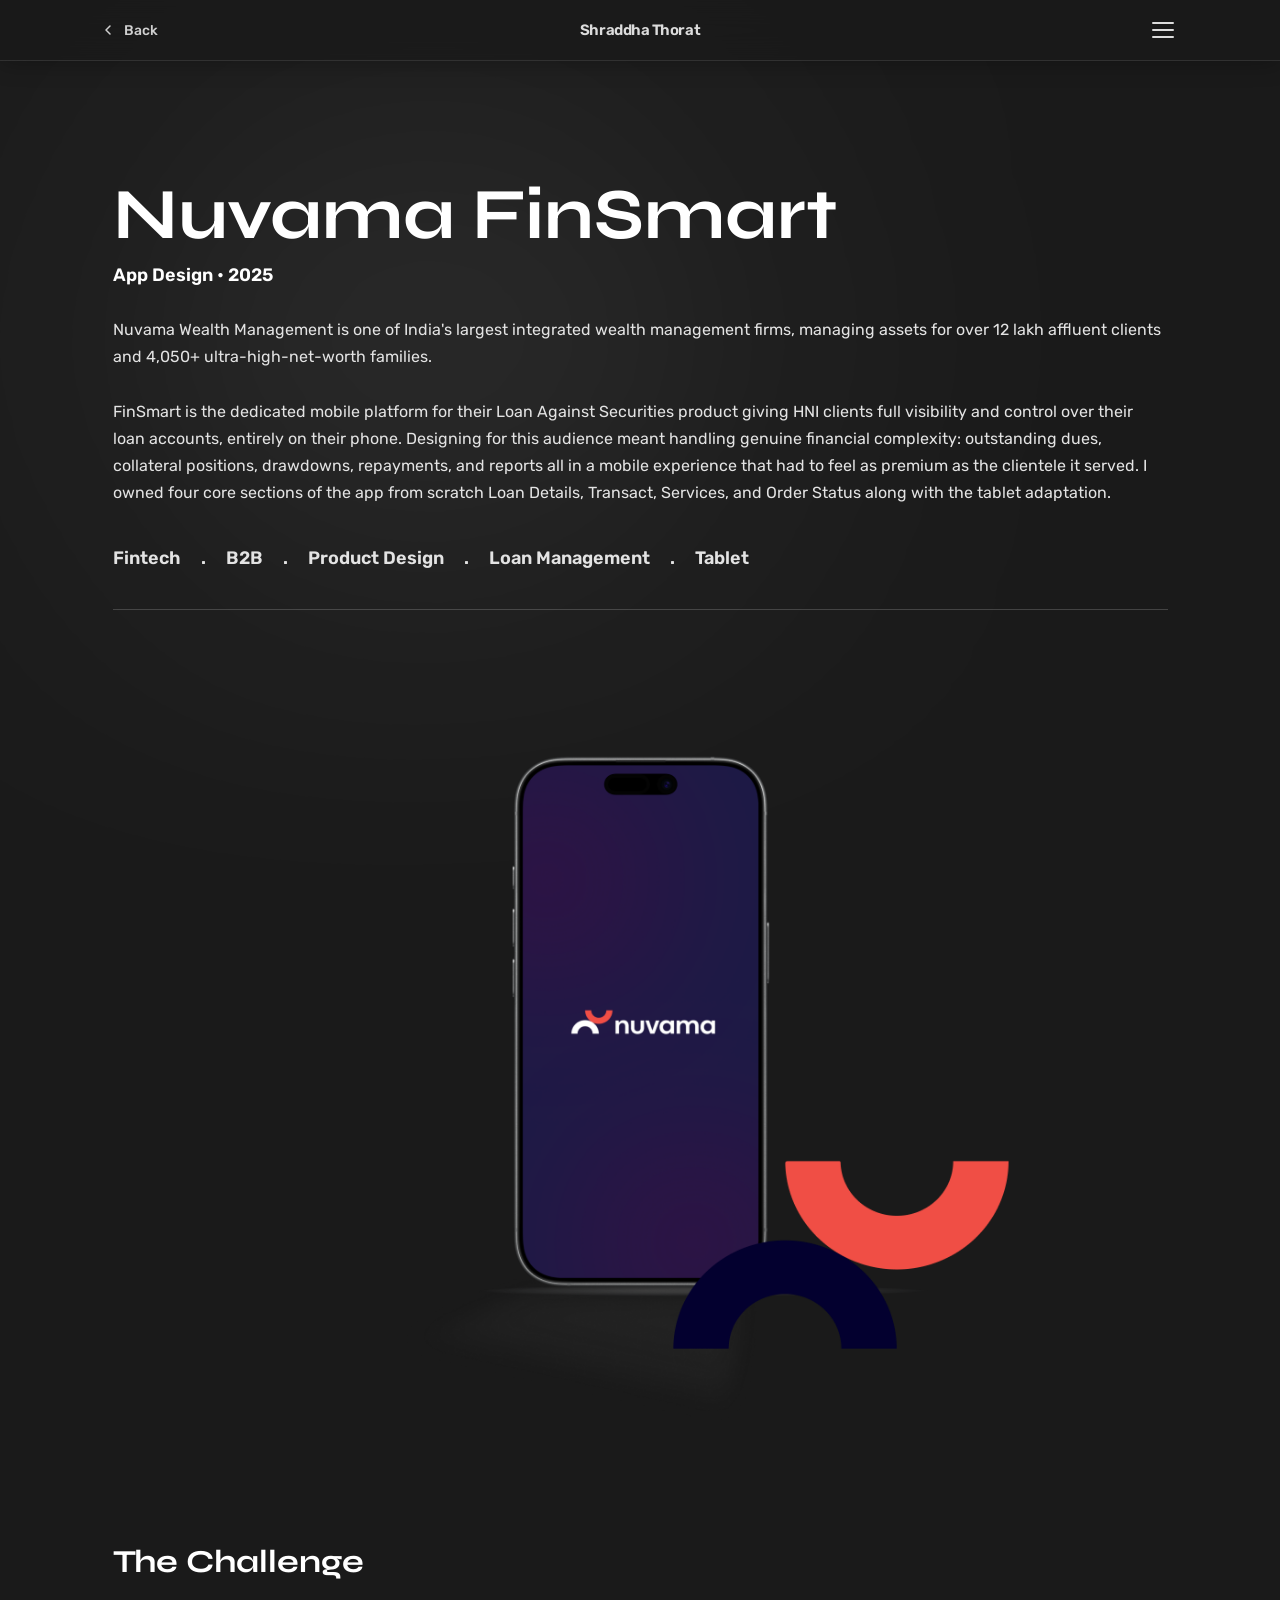
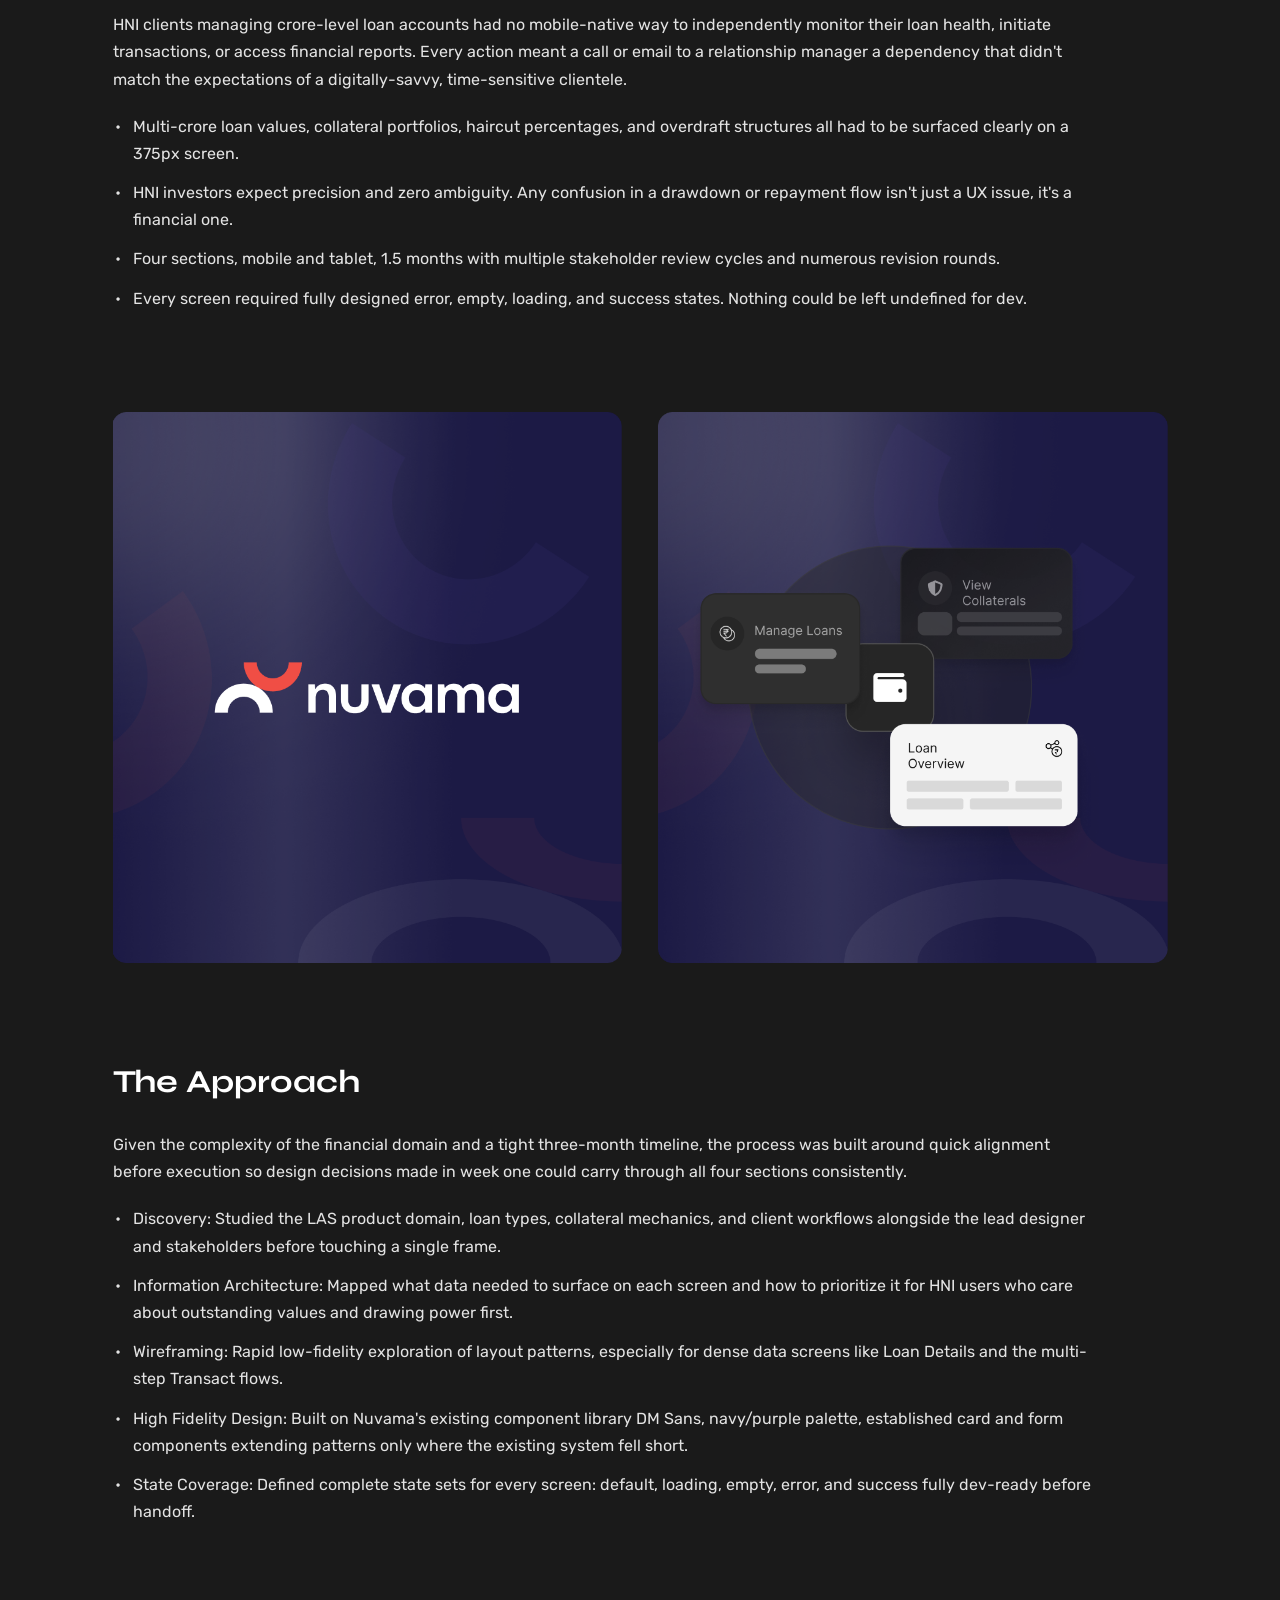
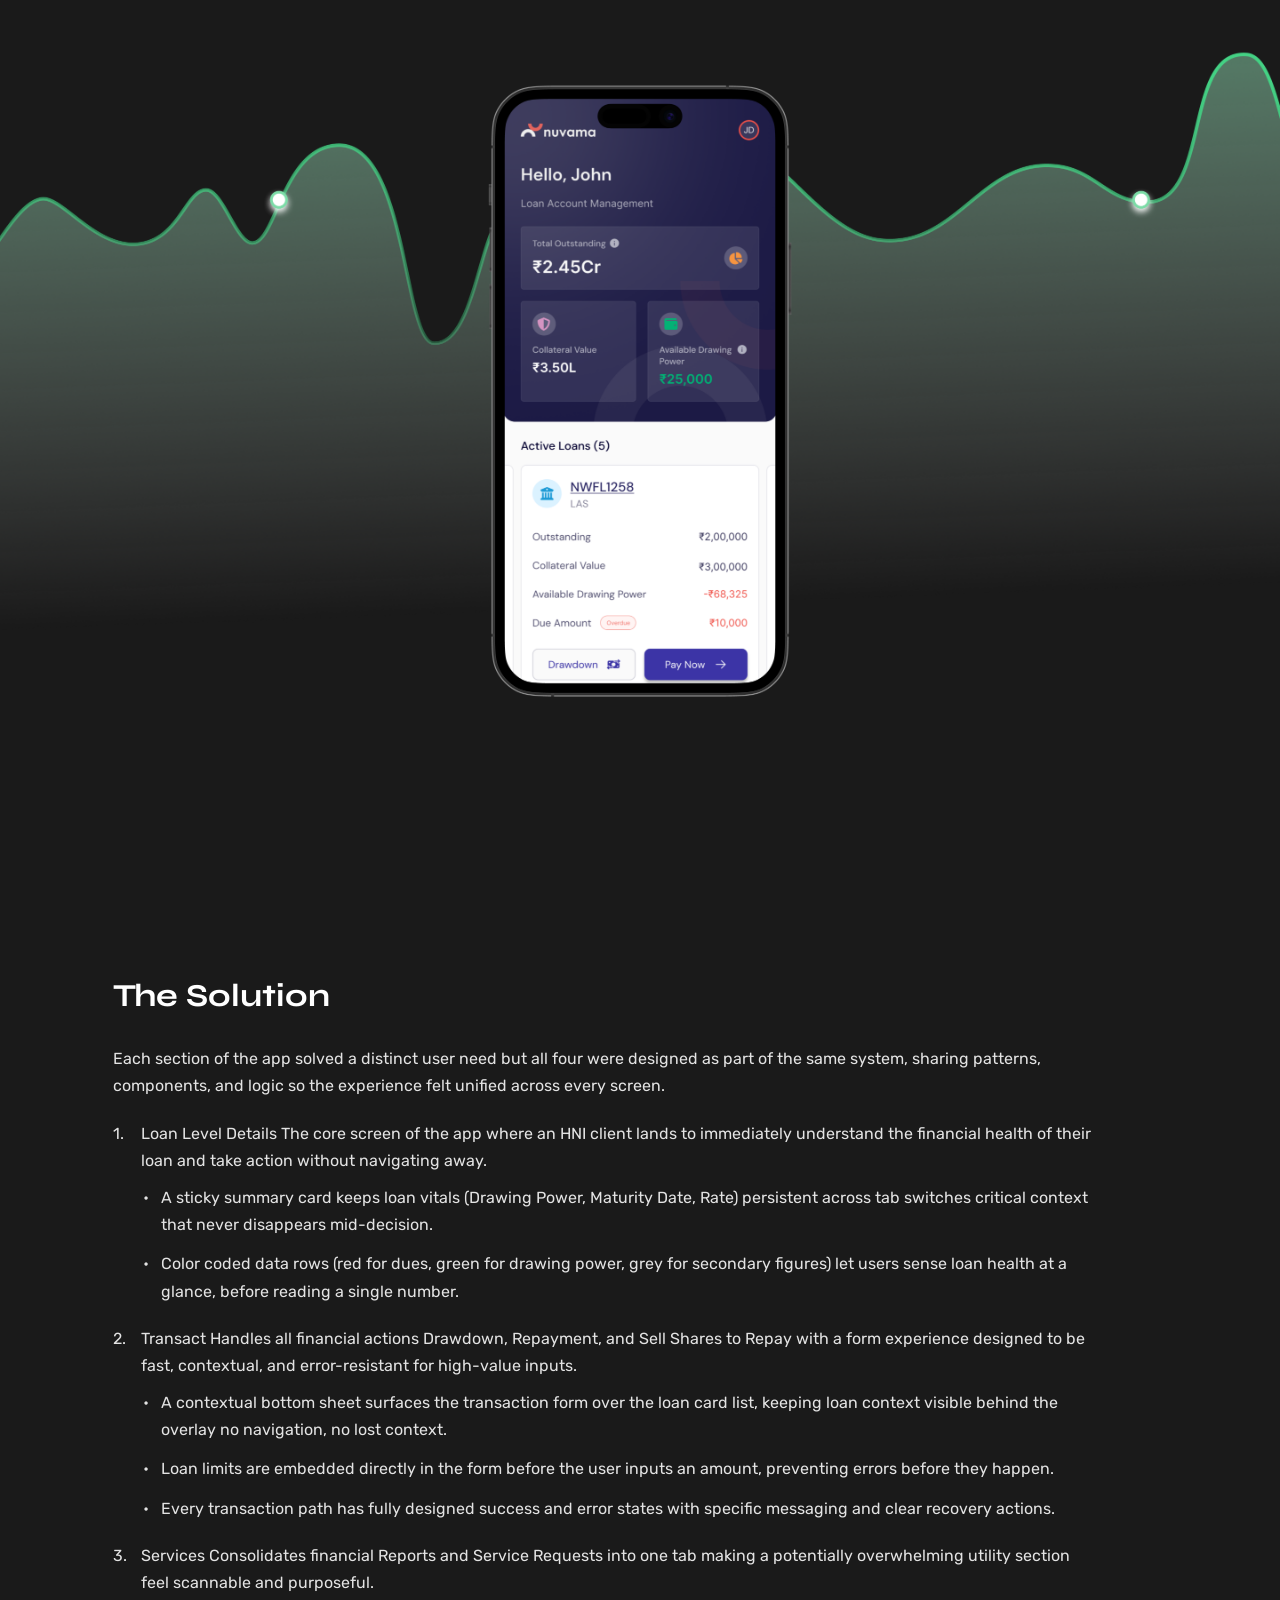
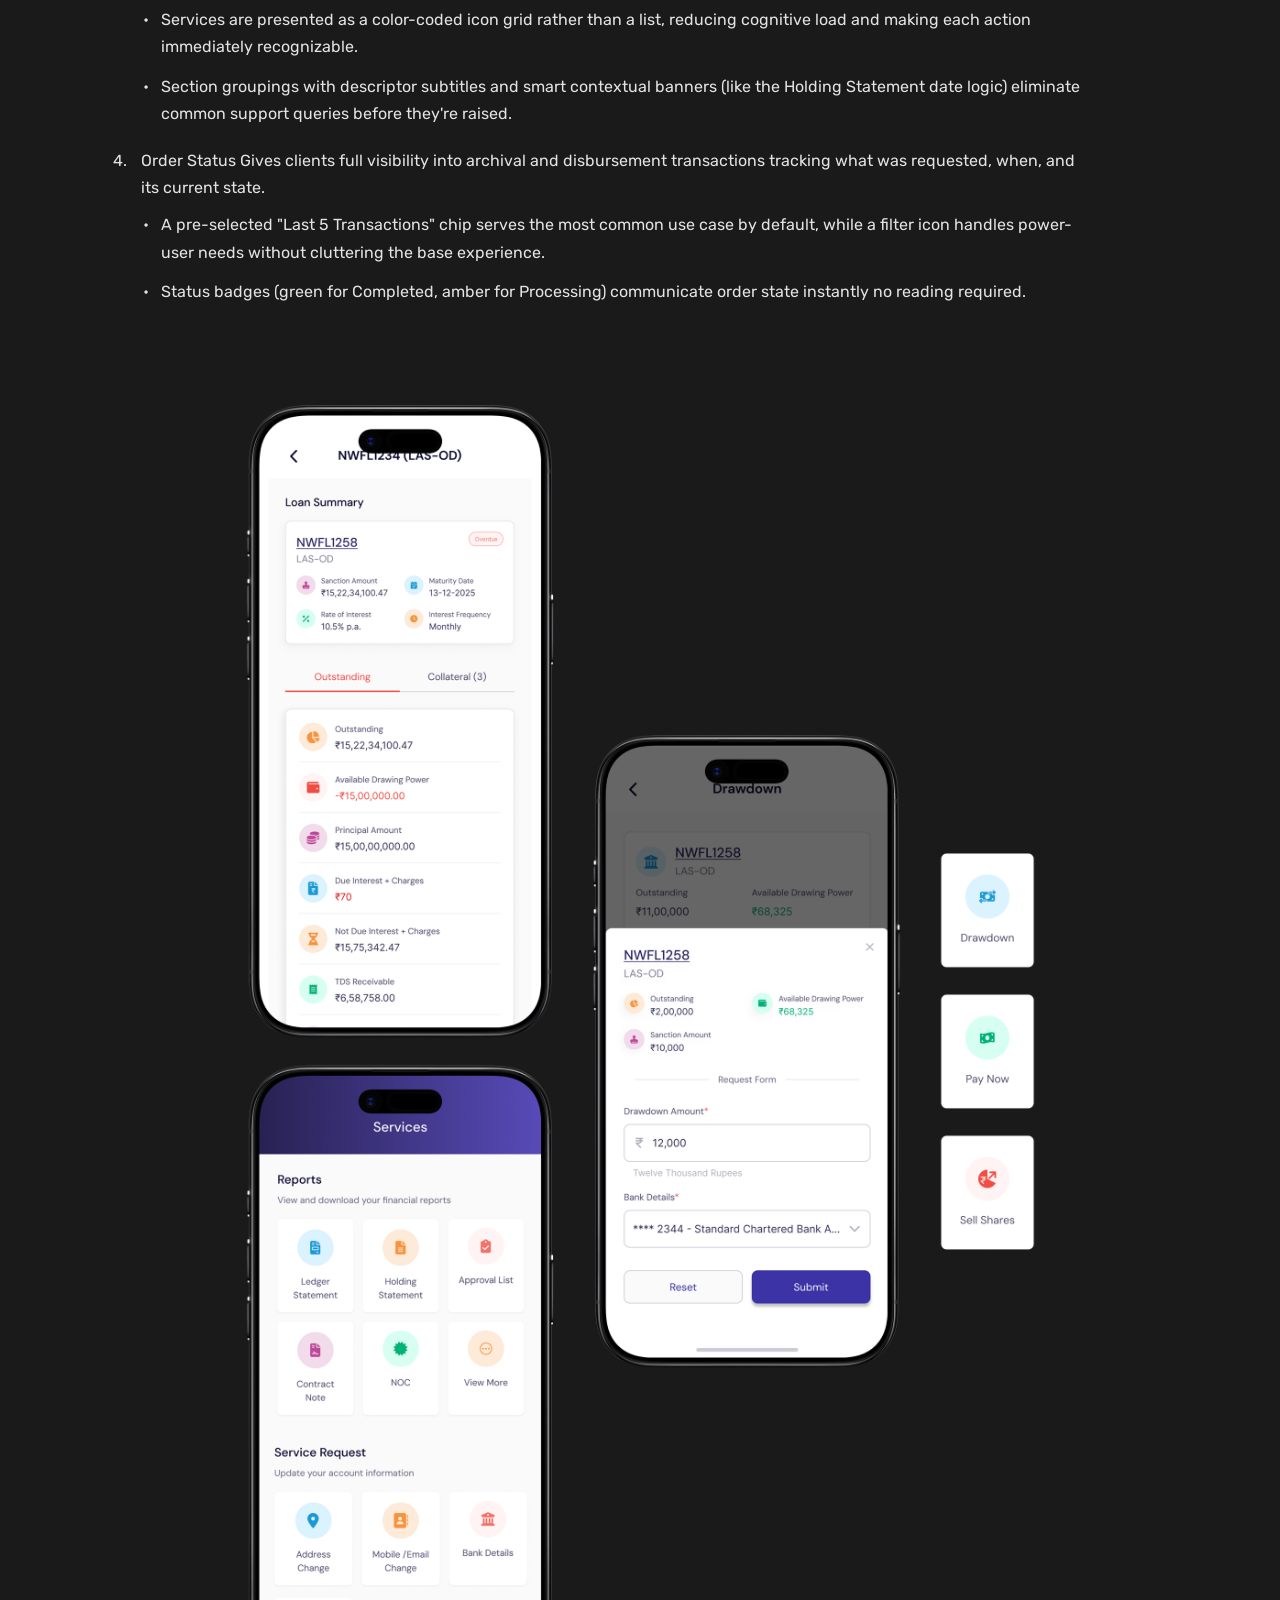
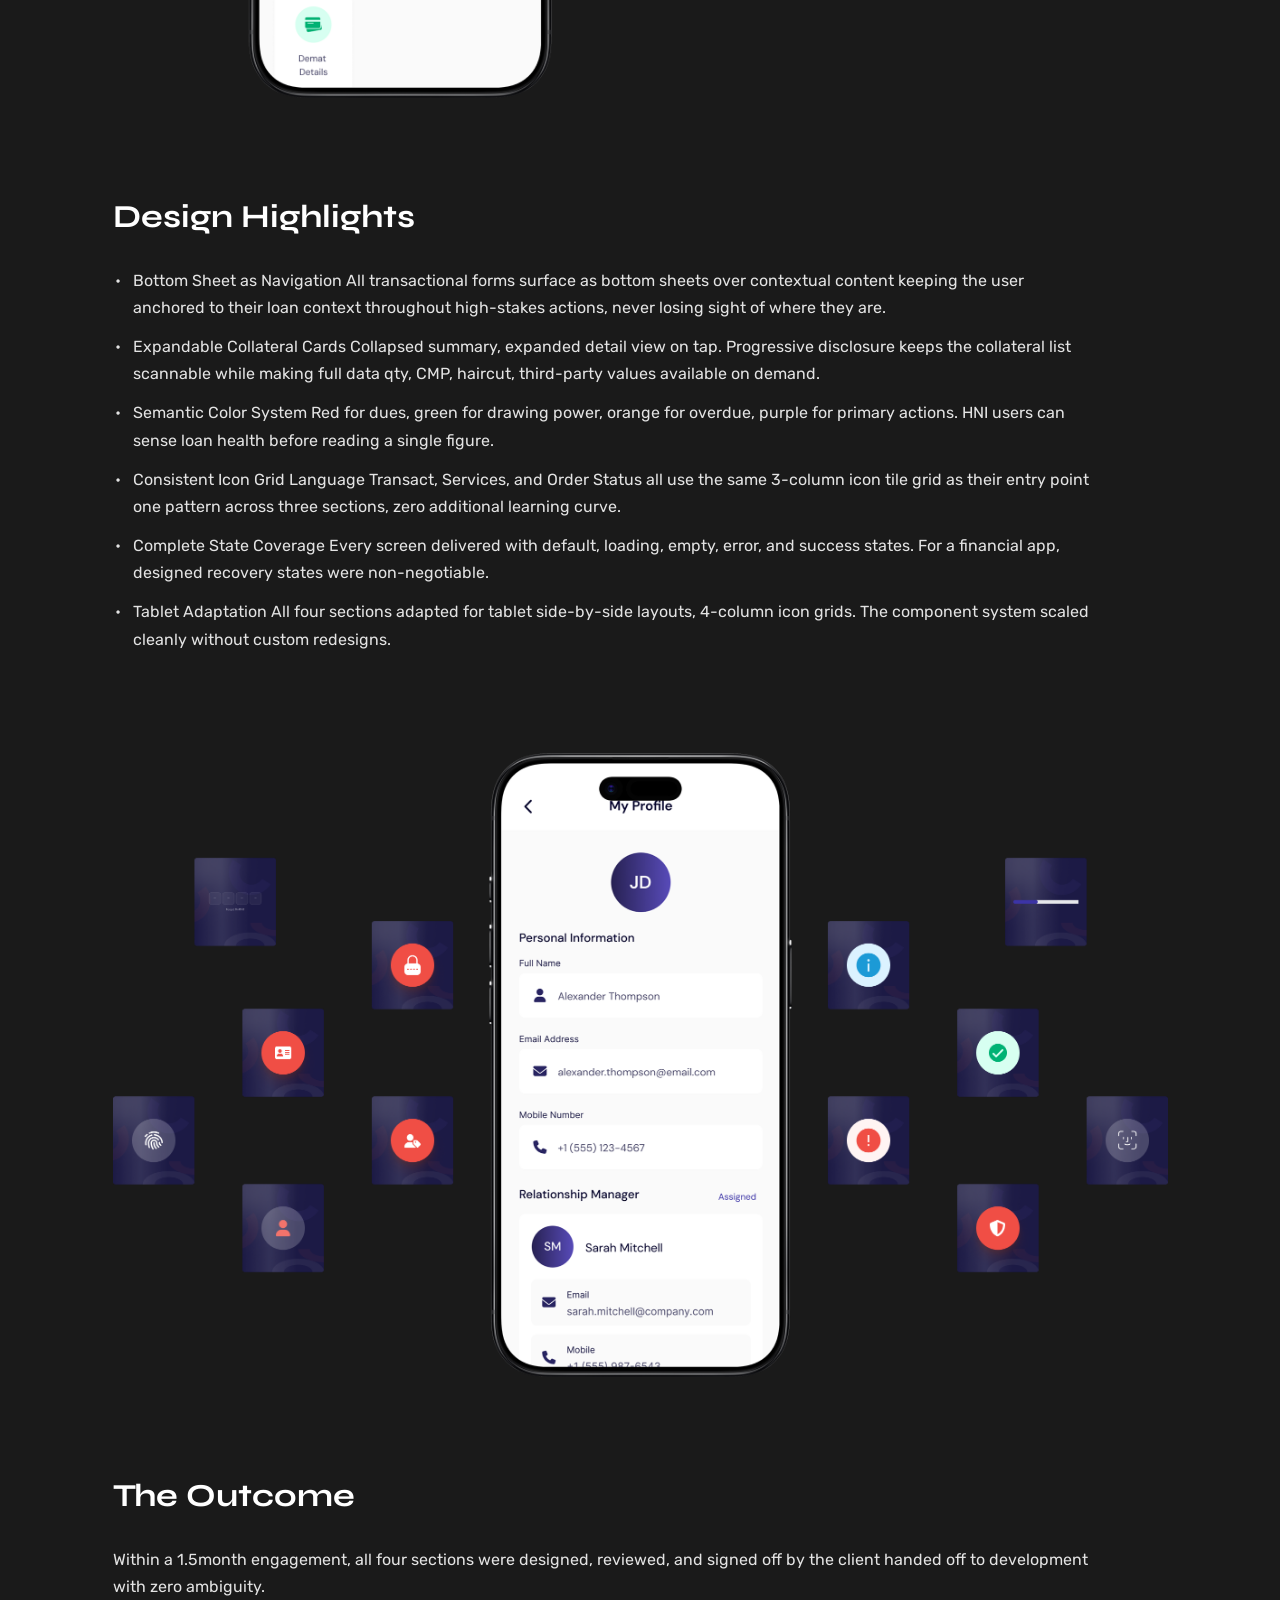
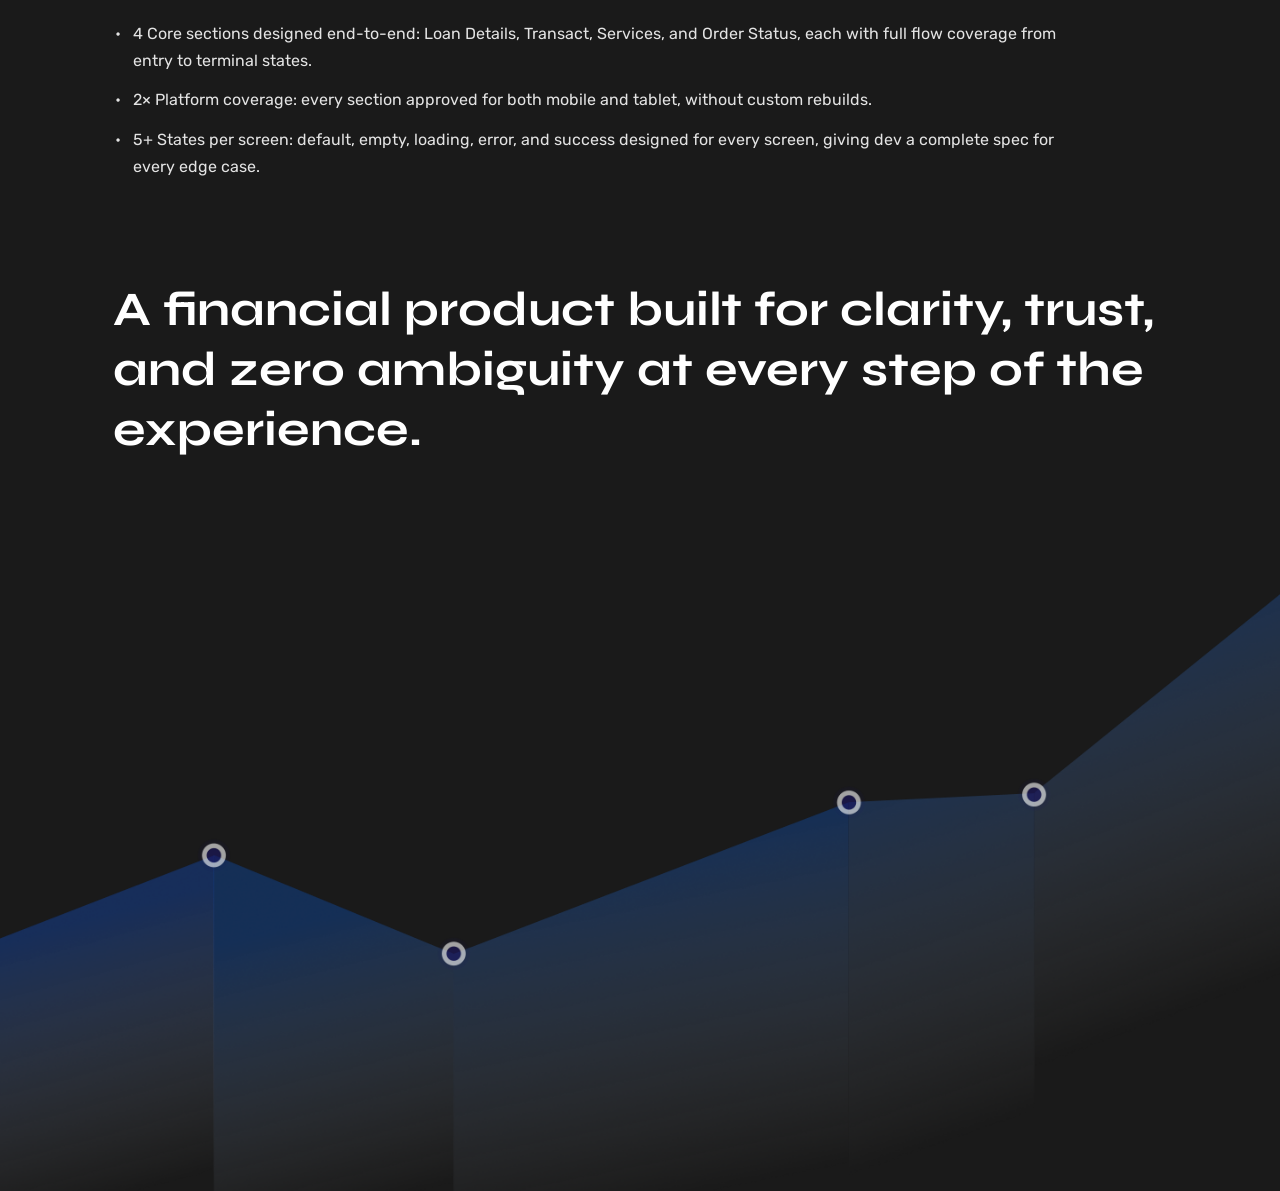
<file: nuvama.html>
<!DOCTYPE html>
<html lang="en">
<head>
  <meta charset="UTF-8">
  <meta name="viewport" content="width=device-width, initial-scale=1.0">
  <title>Nuvama FinSmart — Case Study</title>
  <link rel="preconnect" href="https://fonts.googleapis.com">
  <link rel="preconnect" href="https://fonts.gstatic.com" crossorigin>
  <link href="https://fonts.googleapis.com/css2?family=Syne:wght@700&family=Rubik:wght@400;600&display=swap" rel="stylesheet">
  <style>
    *, *::before, *::after {
      box-sizing: border-box;
      margin: 0;
      padding: 0;
    }

    html, body {
      overflow-x: hidden;
    }

    body {
      background-color: #1a1a1a;
      color: #e3e3e3;
      font-family: 'Rubik', sans-serif;
    }

    /* ---- Page wrapper (position context for blur blob) ---- */
    .page-bg {
      position: relative;
    }

    /* ---- Background blur gradient ---- */
    .blur-blob {
      position: absolute;
      width: 517px;
      height: 273px;
      background: rgba(255, 255, 255, 0.18);
      border-radius: 50%;
      filter: blur(175px);
      top: 200px;
      left: 170px;
      transform: rotate(178deg);
      pointer-events: none;
      z-index: 0;
    }

    /* ---- Content container: 1151px centered ---- */
    .container {
      position: relative;
      z-index: 1;
      max-width: 1151px;
      margin: 0 auto;
      padding: 175px 48px 120px;
    }

    /* ---- Header ---- */
    .header {
      display: flex;
      flex-direction: column;
      gap: 30px;
      margin-bottom: 100px;
    }

    .title-block {
      display: flex;
      flex-direction: column;
      gap: 10px;
      max-width: 837px;
    }

    .title-block h1 {
      font-family: 'Syne', sans-serif;
      font-size: 72px;
      font-weight: 700;
      color: #ffffff;
      line-height: 1.1;
    }

    .project-subtitle {
      font-family: 'Rubik', sans-serif;
      font-size: 18px;
      font-weight: 600;
      color: #ffffff;
    }

    .meta-block {
      display: flex;
      flex-direction: column;
      gap: 40px;
    }

    .description {
      font-size: 16px;
      font-weight: 400;
      line-height: 1.7;
      color: #e3e3e3;
      white-space: pre-line;
    }

    .tags {
      display: flex;
      align-items: center;
      flex-wrap: wrap;
      gap: 12px 20px;
    }

    .tags span {
      font-family: 'Rubik', sans-serif;
      font-size: 18px;
      font-weight: 600;
      color: #e3e3e3;
    }

    .divider {
      border: none;
      border-top: 1px solid rgba(227, 227, 227, 0.2);
    }

    /* ---- Content sections ---- */
    .content {
      display: flex;
      flex-direction: column;
      gap: 100px;
      margin-bottom: 100px;
    }

    .text-section h2 {
      font-family: 'Syne', sans-serif;
      font-size: 32px;
      font-weight: 700;
      color: #ffffff;
      line-height: 1.2;
      margin-bottom: 30px;
    }

    .text-section p {
      font-size: 16px;
      font-weight: 400;
      line-height: 1.7;
      color: #e3e3e3;
      max-width: 982px;
    }

    /* Groups a mix of intro p, ul/ol, and closing p with consistent spacing */
    .text-body {
      display: flex;
      flex-direction: column;
      gap: 20px;
    }

    .text-section ul {
      list-style: none;
      display: flex;
      flex-direction: column;
      gap: 12px;
      max-width: 982px;
    }

    .text-section li {
      font-size: 16px;
      font-weight: 400;
      line-height: 1.7;
      color: #e3e3e3;
      padding-left: 20px;
      position: relative;
    }

    .text-section ul > li::before {
      content: '•';
      position: absolute;
      left: 2px;
      top: 0;
      color: #e3e3e3;
    }

    /* ---- Numbered list (The Solution) ---- */
    .text-section ol {
      list-style: none;
      counter-reset: sol-counter;
      display: flex;
      flex-direction: column;
      gap: 20px;
      max-width: 982px;
    }

    .text-section ol > li {
      counter-increment: sol-counter;
      padding-left: 28px;
      position: relative;
      font-size: 16px;
      font-weight: 400;
      line-height: 1.7;
      color: #e3e3e3;
    }

    .text-section ol > li::before {
      content: counter(sol-counter) '.';
      position: absolute;
      left: 0;
      top: 0;
      color: #e3e3e3;
    }

    .text-section ol > li > ul {
      margin-top: 10px;
      max-width: 100%;
    }

    /* ---- Hero image (1151 × 800, contained) ---- */
    .full-img {
      width: 100%;
      display: block;
      object-fit: cover;
      height: auto;
    }

    .img-hero    { aspect-ratio: 1151 / 800; }
    .img-sol     { aspect-ratio: 1151 / 1411; }
    .img-hl      { aspect-ratio: 1166 / 690; }

    /* ---- Two-column challenge images (555 × 600) ---- */
    .two-cols {
      display: flex;
      gap: 36px;
    }

    .two-cols img {
      flex: 1;
      min-width: 0;
      aspect-ratio: 555 / 600;
      object-fit: cover;
      display: block;
    }

    /* ---- Full-bleed images ---- */
    .bleed-img {
      width: 100vw;
      margin-left: calc(-50vw + 50%);
      display: block;
      object-fit: cover;
      height: auto;
    }

    .img-bleed-approach { aspect-ratio: 1440 / 958; }

    /* ---- Closing quote ---- */
    .closing-quote {
      font-family: 'Syne', sans-serif;
      font-size: 48px;
      font-weight: 700;
      color: #ffffff;
      line-height: 1.25;
    }

    /* ---- Footer image: full-width block outside container ---- */
    .footer-img {
      width: 100%;
      display: block;
      object-fit: cover;
      height: auto;
      aspect-ratio: 2880 / 1376;
    }

    /* =============================================
       RESPONSIVE — Tablet (≤ 900px)
    ============================================= */
    @media (max-width: 900px) {
      .container {
        padding: 80px 32px 80px;
      }

      .header {
        margin-bottom: 72px;
      }

      .title-block h1 {
        font-size: 52px;
      }

      .content {
        gap: 72px;
        margin-bottom: 72px;
      }

      .closing-quote {
        font-size: 36px;
      }

    }

    /* =============================================
       RESPONSIVE — Mobile (≤ 600px)
    ============================================= */
    @media (max-width: 600px) {
      .blur-blob {
        width: 280px;
        height: 150px;
        top: 80px;
        left: 0;
        filter: blur(100px);
      }

      .container {
        padding: 56px 20px 60px;
      }

      .header {
        gap: 20px;
        margin-bottom: 52px;
      }

      .title-block {
        max-width: 100%;
      }

      .title-block h1 {
        font-size: 36px;
      }

      .project-subtitle {
        font-size: 14px;
      }

      .meta-block {
        gap: 24px;
      }

      .description {
        font-size: 14px;
      }

      .tags span {
        font-size: 14px;
      }

      .content {
        gap: 52px;
        margin-bottom: 52px;
      }

      .text-section h2 {
        font-size: 22px;
        margin-bottom: 16px;
      }

      .text-section p,
      .text-section li {
        font-size: 14px;
      }

      .two-cols {
        flex-direction: column;
        gap: 20px;
      }

      .two-cols img {
        flex: none;
        width: 100%;
      }

      .closing-quote {
        font-size: 26px;
      }
    }

    /* =============================================
       RESPONSIVE — Small mobile (≤ 390px)
    ============================================= */
    @media (max-width: 390px) {
      .title-block h1 {
        font-size: 30px;
      }

      .closing-quote {
        font-size: 22px;
      }

      .content {
        gap: 40px;
      }
    }
  </style>
  <style id="st-nav-styles">
    #st-header {
      position: fixed; top: 0; left: 0; right: 0; z-index: 9999;
      display: flex; align-items: center; justify-content: space-between;
      padding: 16px 48px;
      background: rgba(26, 26, 26, 0.72);
      backdrop-filter: blur(20px) saturate(180%);
      -webkit-backdrop-filter: blur(20px) saturate(180%);
      border-bottom: 1px solid rgba(255, 255, 255, 0.1);
      box-shadow: 0 1px 24px rgba(0, 0, 0, 0.3);
      font-family: 'Rubik', sans-serif;
    }
    @media (min-width: 810px) { #st-header { padding: 16px 100px; } }
    @media (max-width: 640px) { #st-header { padding: 14px 20px; } #st-nav { right: 16px !important; } }
    .st-back {
      display: flex; align-items: center; gap: 8px;
      font-size: 14px; font-weight: 500; letter-spacing: -0.01em;
      color: rgba(255,255,255,0.8); text-decoration: none; transition: color 0.15s;
    }
    .st-back:hover { color: #fff; }
    .st-wordmark {
      position: absolute; left: 50%; transform: translateX(-50%);
      font-size: 15px; font-weight: 600; letter-spacing: -0.03em;
      color: rgba(255,255,255,0.85); pointer-events: none;
    }
    @media (max-width: 640px) { .st-wordmark { display: none; } }
    #st-hamburger {
      display: flex; flex-direction: column; gap: 5px;
      cursor: pointer; padding: 6px; background: none; border: none; outline: none;
    }
    #st-hamburger span {
      display: block; width: 22px; height: 2px; background: rgba(255,255,255,0.85);
      border-radius: 2px; transition: all 0.3s ease;
    }
    #st-hamburger.open span:nth-child(1) { transform: translateY(7px) rotate(45deg); }
    #st-hamburger.open span:nth-child(2) { opacity: 0; }
    #st-hamburger.open span:nth-child(3) { transform: translateY(-7px) rotate(-45deg); }
    #st-nav {
      display: none; position: fixed; top: 58px; right: 48px; width: 200px;
      background: rgba(30, 30, 30, 0.92);
      backdrop-filter: blur(24px) saturate(180%); -webkit-backdrop-filter: blur(24px) saturate(180%);
      border: 1px solid rgba(255,255,255,0.12); border-radius: 16px;
      box-shadow: 0 8px 32px rgba(0,0,0,0.4); padding: 8px 0; z-index: 9998; overflow: hidden;
    }
    #st-nav.open { display: flex; flex-direction: column; }
    #st-nav a {
      font-family: 'Rubik', sans-serif; font-size: 14px; font-weight: 500;
      color: rgba(255,255,255,0.8); text-decoration: none; padding: 12px 20px; transition: background 0.15s;
    }
    #st-nav a:hover { background: rgba(255,255,255,0.06); color: #fff; }
    @media (min-width: 810px) { #st-nav { right: 100px; } }
  </style>
</head>
<body>
<header id="st-header">
  <a class="st-back" href="index.html">
    <svg width="16" height="16" viewBox="0 0 16 16" fill="none" xmlns="http://www.w3.org/2000/svg">
      <path d="M10 12L6 8L10 4" stroke="currentColor" stroke-width="1.5" stroke-linecap="round" stroke-linejoin="round"/>
    </svg>
    Back
  </a>
  <span class="st-wordmark">Shraddha Thorat</span>
  <button id="st-hamburger" aria-label="Toggle menu">
    <span></span><span></span><span></span>
  </button>
</header>
<nav id="st-nav">
  <a href="index.html">Home</a>
  <a href="index.html#work">Work</a>
  <a href="index.html#process">Process</a>
  <a href="index.html#about-1">About</a>
</nav>
  <div class="page-bg">
    <div class="blur-blob"></div>

    <div class="container">

      <!-- ===== HEADER ===== -->
      <div class="header">
        <div class="title-block">
          <h1>Nuvama FinSmart</h1>
          <p class="project-subtitle">App Design &bull; 2025</p>
        </div>
        <div class="meta-block">
          <p class="description">Nuvama Wealth Management is one of India's largest integrated wealth management firms, managing assets for over 12 lakh affluent clients and 4,050+ ultra-high-net-worth families.

FinSmart is the dedicated mobile platform for their Loan Against Securities product giving HNI clients full visibility and control over their loan accounts, entirely on their phone. Designing for this audience meant handling genuine financial complexity: outstanding dues, collateral positions, drawdowns, repayments, and reports all in a mobile experience that had to feel as premium as the clientele it served. I owned four core sections of the app from scratch Loan Details, Transact, Services, and Order Status along with the tablet adaptation.</p>
          <div class="tags">
            <span>Fintech</span>
            <span>.</span>
            <span>B2B</span>
            <span>.</span>
            <span>Product Design</span>
            <span>.</span>
            <span>Loan Management</span>
            <span>.</span>
            <span>Tablet</span>
          </div>
          <hr class="divider">
        </div>
      </div>

      <!-- ===== CONTENT ===== -->
      <div class="content">

        <!-- Hero screenshot -->
        <img
          src="images/image-import-53.png"
          class="full-img img-hero"
          alt="Nuvama FinSmart app hero screenshot">

        <!-- THE CHALLENGE -->
        <div class="text-section">
          <h2>The Challenge</h2>
          <div class="text-body">
            <p>HNI clients managing crore-level loan accounts had no mobile-native way to independently monitor their loan health, initiate transactions, or access financial reports. Every action meant a call or email to a relationship manager a dependency that didn't match the expectations of a digitally-savvy, time-sensitive clientele.</p>
            <ul>
              <li>Multi-crore loan values, collateral portfolios, haircut percentages, and overdraft structures all had to be surfaced clearly on a 375px screen.</li>
              <li>HNI investors expect precision and zero ambiguity. Any confusion in a drawdown or repayment flow isn't just a UX issue, it's a financial one.</li>
              <li>Four sections, mobile and tablet, 1.5 months with multiple stakeholder review cycles and numerous revision rounds.</li>
              <li>Every screen required fully designed error, empty, loading, and success states. Nothing could be left undefined for dev.</li>
            </ul>
          </div>
        </div>

        <div class="two-cols">
          <img src="images/image-import-61.png" alt="Challenge visual 1">
          <img src="images/image-import-30.png" alt="Challenge visual 2">
        </div>

        <!-- THE APPROACH -->
        <div class="text-section">
          <h2>The Approach</h2>
          <div class="text-body">
            <p>Given the complexity of the financial domain and a tight three-month timeline, the process was built around quick alignment before execution so design decisions made in week one could carry through all four sections consistently.</p>
            <ul>
              <li>Discovery: Studied the LAS product domain, loan types, collateral mechanics, and client workflows alongside the lead designer and stakeholders before touching a single frame.</li>
              <li>Information Architecture: Mapped what data needed to surface on each screen and how to prioritize it for HNI users who care about outstanding values and drawing power first.</li>
              <li>Wireframing: Rapid low-fidelity exploration of layout patterns, especially for dense data screens like Loan Details and the multi-step Transact flows.</li>
              <li>High Fidelity Design: Built on Nuvama's existing component library DM Sans, navy/purple palette, established card and form components extending patterns only where the existing system fell short.</li>
              <li>State Coverage: Defined complete state sets for every screen: default, loading, empty, error, and success fully dev-ready before handoff.</li>
            </ul>
          </div>
        </div>

        <img
          src="images/image-import-58.png"
          class="bleed-img img-bleed-approach"
          alt="Nuvama FinSmart approach screenshot">

        <!-- THE SOLUTION -->
        <div class="text-section">
          <h2>The Solution</h2>
          <div class="text-body">
            <p>Each section of the app solved a distinct user need but all four were designed as part of the same system, sharing patterns, components, and logic so the experience felt unified across every screen.</p>
            <ol>
              <li>
                Loan Level Details The core screen of the app where an HNI client lands to immediately understand the financial health of their loan and take action without navigating away.
                <ul>
                  <li>A sticky summary card keeps loan vitals (Drawing Power, Maturity Date, Rate) persistent across tab switches critical context that never disappears mid-decision.</li>
                  <li>Color coded data rows (red for dues, green for drawing power, grey for secondary figures) let users sense loan health at a glance, before reading a single number.</li>
                </ul>
              </li>
              <li>
                Transact Handles all financial actions Drawdown, Repayment, and Sell Shares to Repay with a form experience designed to be fast, contextual, and error-resistant for high-value inputs.
                <ul>
                  <li>A contextual bottom sheet surfaces the transaction form over the loan card list, keeping loan context visible behind the overlay no navigation, no lost context.</li>
                  <li>Loan limits are embedded directly in the form before the user inputs an amount, preventing errors before they happen.</li>
                  <li>Every transaction path has fully designed success and error states with specific messaging and clear recovery actions.</li>
                </ul>
              </li>
              <li>
                Services Consolidates financial Reports and Service Requests into one tab making a potentially overwhelming utility section feel scannable and purposeful.
                <ul>
                  <li>Services are presented as a color-coded icon grid rather than a list, reducing cognitive load and making each action immediately recognizable.</li>
                  <li>Section groupings with descriptor subtitles and smart contextual banners (like the Holding Statement date logic) eliminate common support queries before they're raised.</li>
                </ul>
              </li>
              <li>
                Order Status Gives clients full visibility into archival and disbursement transactions tracking what was requested, when, and its current state.
                <ul>
                  <li>A pre-selected "Last 5 Transactions" chip serves the most common use case by default, while a filter icon handles power-user needs without cluttering the base experience.</li>
                  <li>Status badges (green for Completed, amber for Processing) communicate order state instantly no reading required.</li>
                </ul>
              </li>
            </ol>
          </div>
        </div>

        <img
          src="images/image-import-47.png"
          class="full-img img-sol"
          alt="Nuvama FinSmart solution screenshot">

        <!-- DESIGN HIGHLIGHTS -->
        <div class="text-section">
          <h2>Design Highlights</h2>
          <ul>
            <li>Bottom Sheet as Navigation All transactional forms surface as bottom sheets over contextual content keeping the user anchored to their loan context throughout high-stakes actions, never losing sight of where they are.</li>
            <li>Expandable Collateral Cards Collapsed summary, expanded detail view on tap. Progressive disclosure keeps the collateral list scannable while making full data qty, CMP, haircut, third-party values available on demand.</li>
            <li>Semantic Color System Red for dues, green for drawing power, orange for overdue, purple for primary actions. HNI users can sense loan health before reading a single figure.</li>
            <li>Consistent Icon Grid Language Transact, Services, and Order Status all use the same 3-column icon tile grid as their entry point one pattern across three sections, zero additional learning curve.</li>
            <li>Complete State Coverage Every screen delivered with default, loading, empty, error, and success states. For a financial app, designed recovery states were non-negotiable.</li>
            <li>Tablet Adaptation All four sections adapted for tablet side-by-side layouts, 4-column icon grids. The component system scaled cleanly without custom redesigns.</li>
          </ul>
        </div>

        <img
          src="images/image-import-65.png"
          class="full-img img-hl"
          alt="Nuvama FinSmart design highlights screenshot">

        <!-- THE OUTCOME -->
        <div class="text-section">
          <h2>The Outcome</h2>
          <div class="text-body">
            <p>Within a 1.5month engagement, all four sections were designed, reviewed, and signed off by the client handed off to development with zero ambiguity.</p>
            <ul>
              <li>4 Core sections designed end-to-end: Loan Details, Transact, Services, and Order Status, each with full flow coverage from entry to terminal states.</li>
              <li>2&times; Platform coverage: every section approved for both mobile and tablet, without custom rebuilds.</li>
              <li>5+ States per screen: default, empty, loading, error, and success designed for every screen, giving dev a complete spec for every edge case.</li>
            </ul>
          </div>
        </div>

      </div>

      <!-- ===== CLOSING QUOTE ===== -->
      <p class="closing-quote">A financial product built for clarity, trust, and zero ambiguity at every step of the experience.</p>

    </div>

    <!-- ===== FOOTER IMAGE (full-width, outside container) ===== -->
    <img
      src="images/image-import-40.png"
      class="footer-img"
      alt="Nuvama FinSmart footer">

  </div>
<script>
(function() {
  var btn = document.getElementById('st-hamburger');
  var nav = document.getElementById('st-nav');
  btn.addEventListener('click', function(e) {
    e.stopPropagation();
    btn.classList.toggle('open');
    nav.classList.toggle('open');
  });
  document.addEventListener('click', function(e) {
    if (!nav.contains(e.target) && e.target !== btn) {
      btn.classList.remove('open');
      nav.classList.remove('open');
    }
  });
})();
</script>
</body>
</html>
</file>
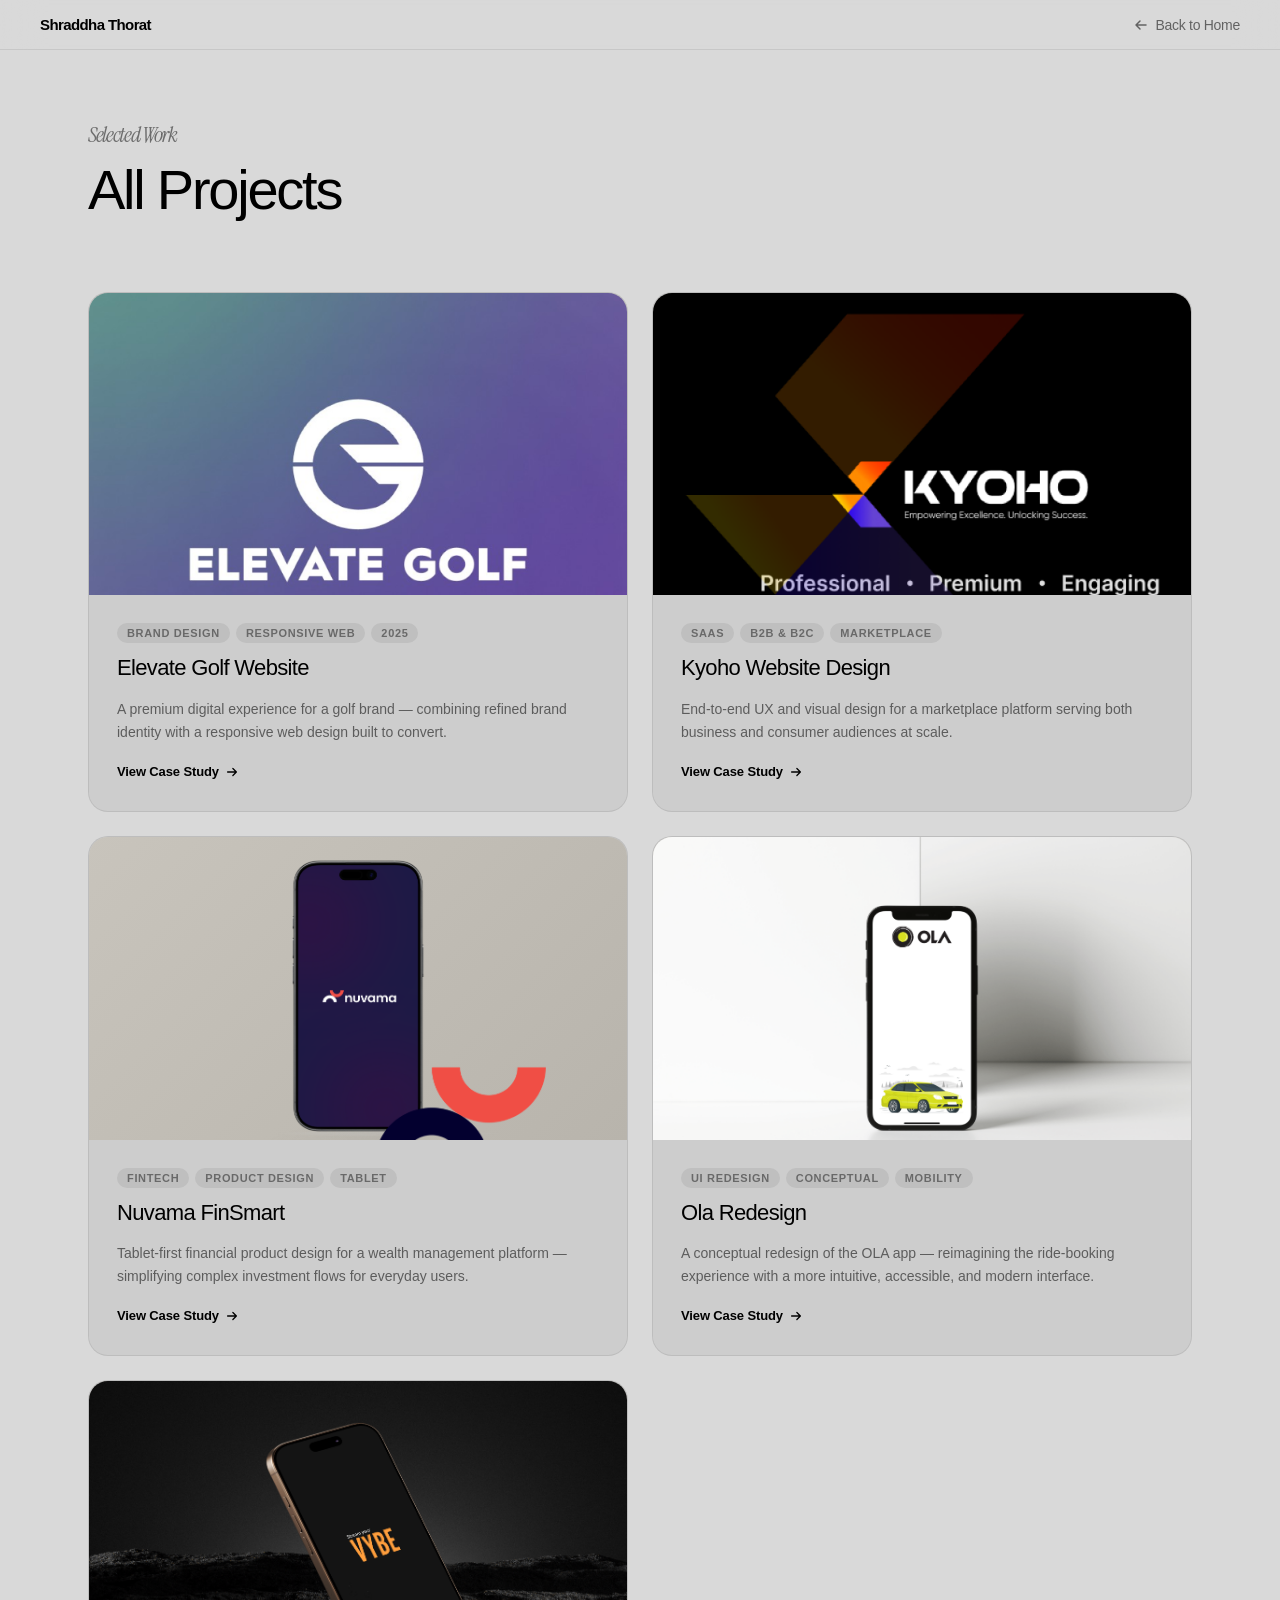
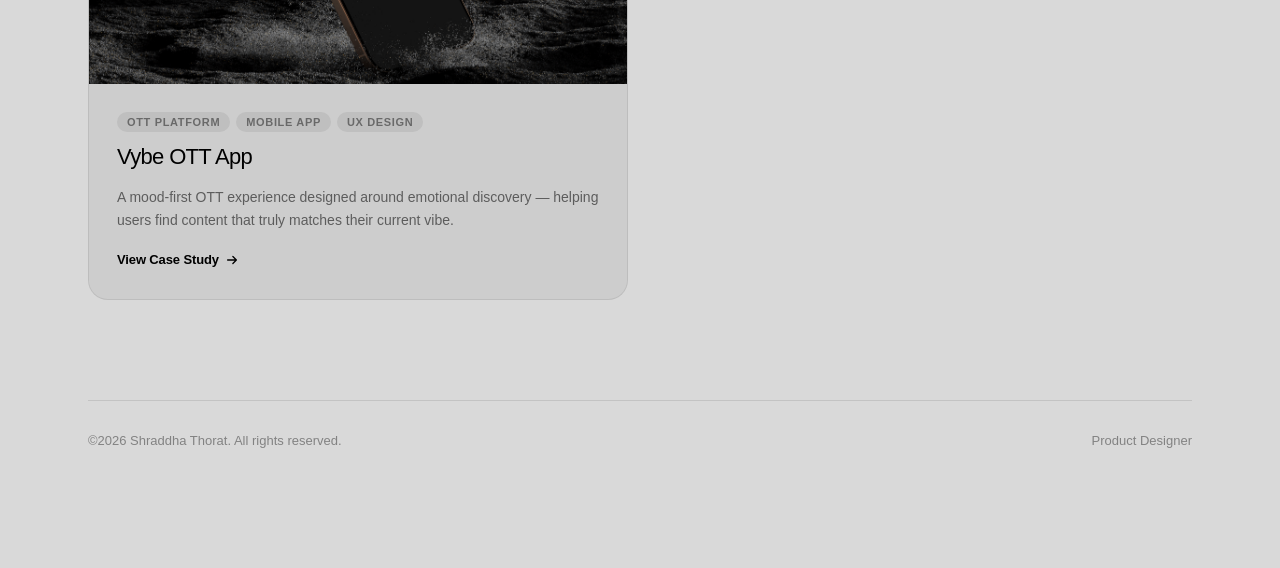
<file: projects.html>
<!DOCTYPE html>
<html lang="en">
<head>
  <meta charset="UTF-8">
  <meta name="viewport" content="width=device-width, initial-scale=1.0">
  <title>Projects — Shraddha Thorat</title>
  <link rel="preconnect" href="https://fonts.googleapis.com">
  <link rel="preconnect" href="https://fonts.gstatic.com" crossorigin>
  <link href="https://fonts.googleapis.com/css2?family=Instrument+Serif:ital@0;1&display=swap" rel="stylesheet">
  <style>
    *, *::before, *::after { box-sizing: border-box; margin: 0; padding: 0; }

    body {
      background-color: #d9d9d9;
      color: #000;
      font-family: 'Geist', 'Geist Placeholder', -apple-system, BlinkMacSystemFont, 'Segoe UI', sans-serif;
      min-height: 100vh;
    }

    /* ── Nav ── */
    .st-nav {
      position: fixed; top: 0; left: 0; right: 0; z-index: 100;
      display: flex; align-items: center; justify-content: space-between;
      padding: 16px 40px;
      background: rgba(217, 217, 217, 0.75);
      backdrop-filter: blur(20px) saturate(180%);
      -webkit-backdrop-filter: blur(20px) saturate(180%);
      border-bottom: 1px solid rgba(0, 0, 0, 0.08);
    }
    .st-nav-brand {
      font-size: 15px; font-weight: 600; letter-spacing: -0.04em;
      color: #000; text-decoration: none;
    }
    .st-nav-back {
      display: inline-flex; align-items: center; gap: 6px;
      font-size: 14px; font-weight: 500; color: rgba(0,0,0,0.55);
      text-decoration: none; letter-spacing: -0.02em;
      transition: color 0.15s;
    }
    .st-nav-back:hover { color: #000; }
    @media (max-width: 640px) { .st-nav { padding: 14px 20px; } }

    /* ── Page wrapper ── */
    .st-page {
      max-width: 1200px;
      margin: 0 auto;
      padding: 120px 48px 120px;
    }
    @media (max-width: 809.98px) { .st-page { padding: 100px 20px 80px; } }

    /* ── Header ── */
    .st-page-header {
      display: flex; flex-direction: column; align-items: flex-start;
      gap: 12px; margin-bottom: 72px;
    }
    .st-page-eyebrow {
      font-family: 'Instrument Serif', serif;
      font-size: 22px; font-style: italic; font-weight: 400;
      letter-spacing: -0.06em; color: rgba(0,0,0,0.5);
    }
    .st-page-title {
      font-size: 56px; font-weight: 500;
      letter-spacing: -0.04em; line-height: 1.05;
      color: #000;
    }
    @media (max-width: 809.98px) {
      .st-page-title { font-size: 36px; }
      .st-page-header { margin-bottom: 48px; }
    }

    /* ── Project grid ── */
    .st-project-grid {
      display: grid;
      grid-template-columns: repeat(2, 1fr);
      gap: 24px;
    }
    @media (max-width: 809.98px) {
      .st-project-grid { grid-template-columns: 1fr; gap: 16px; }
    }

    /* ── Project card ── */
    .st-project-card {
      display: flex; flex-direction: column;
      background: rgba(0,0,0,0.05);
      border: 1px solid rgba(0,0,0,0.08);
      border-radius: 20px; overflow: hidden;
      text-decoration: none; color: inherit;
      transition: background 0.2s, border-color 0.2s, transform 0.25s;
    }
    .st-project-card:hover {
      background: rgba(0,0,0,0.09);
      border-color: rgba(0,0,0,0.15);
      transform: translateY(-3px);
    }
    .st-project-card.st-cs-disabled { cursor: default; pointer-events: none; }

    .st-card-thumb {
      width: 100%; aspect-ratio: 16/9;
      background: linear-gradient(135deg, #c8c4bc 0%, #b8b4ac 100%);
      overflow: hidden; position: relative;
    }
    .st-card-thumb img {
      width: 100%; height: 100%;
      object-fit: cover; object-position: center top;
      display: block;
    }
    .st-card-thumb-placeholder {
      width: 100%; height: 100%;
      display: flex; align-items: center; justify-content: center;
    }
    .st-card-thumb-placeholder svg { opacity: 0.2; }

    .st-card-body {
      padding: 28px 28px 32px;
      display: flex; flex-direction: column; gap: 12px; flex: 1;
    }

    .st-card-tags {
      display: flex; flex-wrap: wrap; gap: 6px;
    }
    .st-card-tag {
      font-size: 11px; font-weight: 600; letter-spacing: 0.06em;
      text-transform: uppercase; color: rgba(0,0,0,0.45);
      background: rgba(0,0,0,0.07);
      padding: 4px 10px; border-radius: 100px;
    }
    .st-cs-disabled .st-card-tag { opacity: 0.6; }

    .st-card-title {
      font-size: 22px; font-weight: 500;
      letter-spacing: -0.03em; line-height: 1.2;
      color: #000;
    }
    .st-card-desc {
      font-size: 14px; line-height: 1.65;
      color: rgba(0,0,0,0.55); margin-top: 4px;
    }

    .st-card-cta {
      display: inline-flex; align-items: center; gap: 6px;
      margin-top: 8px;
      font-size: 13px; font-weight: 600; letter-spacing: -0.01em;
      color: #000; text-decoration: none;
    }
    .st-cs-disabled .st-card-cta { color: rgba(0,0,0,0.3); }

    .st-coming-soon-badge {
      position: absolute; top: 12px; left: 12px;
      background: rgba(0,0,0,0.72); color: #fff;
      font-size: 10px; font-weight: 700; letter-spacing: 0.08em;
      text-transform: uppercase; padding: 4px 10px; border-radius: 100px;
    }

    /* ── Footer ── */
    .st-footer {
      margin-top: 100px; padding-top: 32px;
      border-top: 1px solid rgba(0,0,0,0.1);
      display: flex; justify-content: space-between; align-items: center;
      font-size: 13px; color: rgba(0,0,0,0.4);
    }
    @media (max-width: 640px) {
      .st-footer { flex-direction: column; gap: 8px; text-align: center; }
    }
  </style>
</head>
<body>

  <nav class="st-nav">
    <a href="index.html" class="st-nav-brand">Shraddha Thorat</a>
    <a href="index.html" class="st-nav-back">
      <svg width="16" height="16" viewBox="0 0 16 16" fill="none" xmlns="http://www.w3.org/2000/svg">
        <path d="M13 8H3M7 4L3 8l4 4" stroke="currentColor" stroke-width="1.5" stroke-linecap="round" stroke-linejoin="round"/>
      </svg>
      Back to Home
    </a>
  </nav>

  <main class="st-page">

    <header class="st-page-header">
      <span class="st-page-eyebrow">Selected Work</span>
      <h1 class="st-page-title">All Projects</h1>
    </header>

    <div class="st-project-grid">

      <!-- Elevate Golf -->
      <a href="elevate.html" class="st-project-card">
        <div class="st-card-thumb">
          <img src="assets/elevate-thumb.png" alt="Elevate Golf" onerror="this.style.display='none'">
        </div>
        <div class="st-card-body">
          <div class="st-card-tags">
            <span class="st-card-tag">Brand Design</span>
            <span class="st-card-tag">Responsive Web</span>
            <span class="st-card-tag">2025</span>
          </div>
          <h2 class="st-card-title">Elevate Golf Website</h2>
          <p class="st-card-desc">A premium digital experience for a golf brand — combining refined brand identity with a responsive web design built to convert.</p>
          <span class="st-card-cta">
            View Case Study
            <svg width="14" height="14" viewBox="0 0 16 16" fill="none" xmlns="http://www.w3.org/2000/svg">
              <path d="M3 8h10M9 4l4 4-4 4" stroke="currentColor" stroke-width="1.5" stroke-linecap="round" stroke-linejoin="round"/>
            </svg>
          </span>
        </div>
      </a>

      <!-- Kyoho -->
      <a href="kyoho.html" class="st-project-card">
        <div class="st-card-thumb">
          <img src="assets/kyoho-thumb.png" alt="Kyoho Website Design" onerror="this.style.display='none'">
        </div>
        <div class="st-card-body">
          <div class="st-card-tags">
            <span class="st-card-tag">SaaS</span>
            <span class="st-card-tag">B2B &amp; B2C</span>
            <span class="st-card-tag">Marketplace</span>
          </div>
          <h2 class="st-card-title">Kyoho Website Design</h2>
          <p class="st-card-desc">End-to-end UX and visual design for a marketplace platform serving both business and consumer audiences at scale.</p>
          <span class="st-card-cta">
            View Case Study
            <svg width="14" height="14" viewBox="0 0 16 16" fill="none" xmlns="http://www.w3.org/2000/svg">
              <path d="M3 8h10M9 4l4 4-4 4" stroke="currentColor" stroke-width="1.5" stroke-linecap="round" stroke-linejoin="round"/>
            </svg>
          </span>
        </div>
      </a>

      <!-- Nuvama FinSmart -->
      <a href="nuvama.html" class="st-project-card">
        <div class="st-card-thumb">
          <img src="images/image-import-53.png" alt="Nuvama FinSmart" onerror="this.style.display='none'">
        </div>
        <div class="st-card-body">
          <div class="st-card-tags">
            <span class="st-card-tag">Fintech</span>
            <span class="st-card-tag">Product Design</span>
            <span class="st-card-tag">Tablet</span>
          </div>
          <h2 class="st-card-title">Nuvama FinSmart</h2>
          <p class="st-card-desc">Tablet-first financial product design for a wealth management platform — simplifying complex investment flows for everyday users.</p>
          <span class="st-card-cta">
            View Case Study
            <svg width="14" height="14" viewBox="0 0 16 16" fill="none" xmlns="http://www.w3.org/2000/svg">
              <path d="M3 8h10M9 4l4 4-4 4" stroke="currentColor" stroke-width="1.5" stroke-linecap="round" stroke-linejoin="round"/>
            </svg>
          </span>
        </div>
      </a>

      <!-- Ola Redesign -->
      <a href="case-studies/Ola/ola.html" class="st-project-card">
        <div class="st-card-thumb">
          <img src="case-studies/Ola/images/image-import-7.png" alt="Ola Redesign" onerror="this.style.display='none'">
        </div>
        <div class="st-card-body">
          <div class="st-card-tags">
            <span class="st-card-tag">UI Redesign</span>
            <span class="st-card-tag">Conceptual</span>
            <span class="st-card-tag">Mobility</span>
          </div>
          <h2 class="st-card-title">Ola Redesign</h2>
          <p class="st-card-desc">A conceptual redesign of the OLA app — reimagining the ride-booking experience with a more intuitive, accessible, and modern interface.</p>
          <span class="st-card-cta">
            View Case Study
            <svg width="14" height="14" viewBox="0 0 16 16" fill="none" xmlns="http://www.w3.org/2000/svg">
              <path d="M3 8h10M9 4l4 4-4 4" stroke="currentColor" stroke-width="1.5" stroke-linecap="round" stroke-linejoin="round"/>
            </svg>
          </span>
        </div>
      </a>

      <!-- Vybe OTT App -->
      <a href="case-studies/Vybe/index.html" class="st-project-card">
        <div class="st-card-thumb">
          <img src="case-studies/Vybe/images/image-import-70.png" alt="Vybe OTT App" onerror="this.style.display='none'">
        </div>
        <div class="st-card-body">
          <div class="st-card-tags">
            <span class="st-card-tag">OTT Platform</span>
            <span class="st-card-tag">Mobile App</span>
            <span class="st-card-tag">UX Design</span>
          </div>
          <h2 class="st-card-title">Vybe OTT App</h2>
          <p class="st-card-desc">A mood-first OTT experience designed around emotional discovery — helping users find content that truly matches their current vibe.</p>
          <span class="st-card-cta">
            View Case Study
            <svg width="14" height="14" viewBox="0 0 16 16" fill="none" xmlns="http://www.w3.org/2000/svg">
              <path d="M3 8h10M9 4l4 4-4 4" stroke="currentColor" stroke-width="1.5" stroke-linecap="round" stroke-linejoin="round"/>
            </svg>
          </span>
        </div>
      </a>

    </div>

    <footer class="st-footer">
      <span>©2026 Shraddha Thorat. All rights reserved.</span>
      <span>Product Designer</span>
    </footer>

  </main>

</body>
</html>
</file>
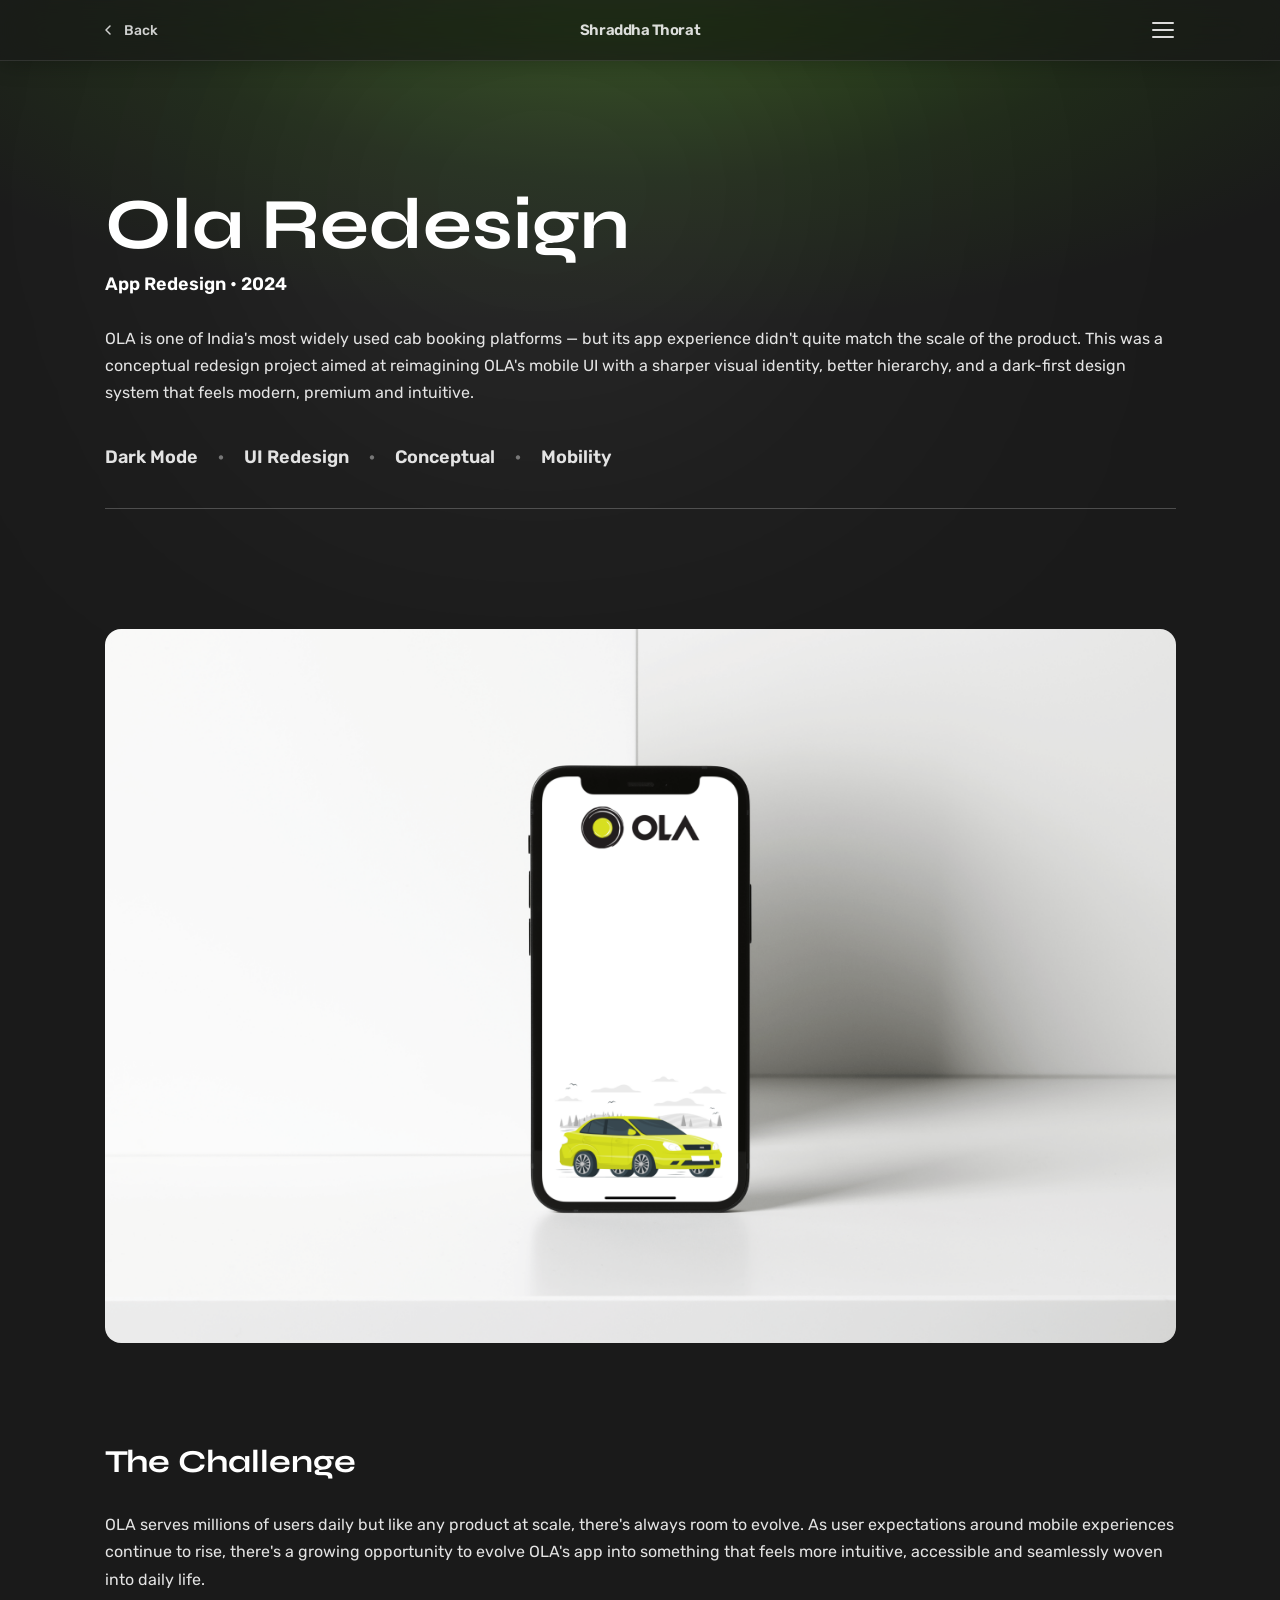
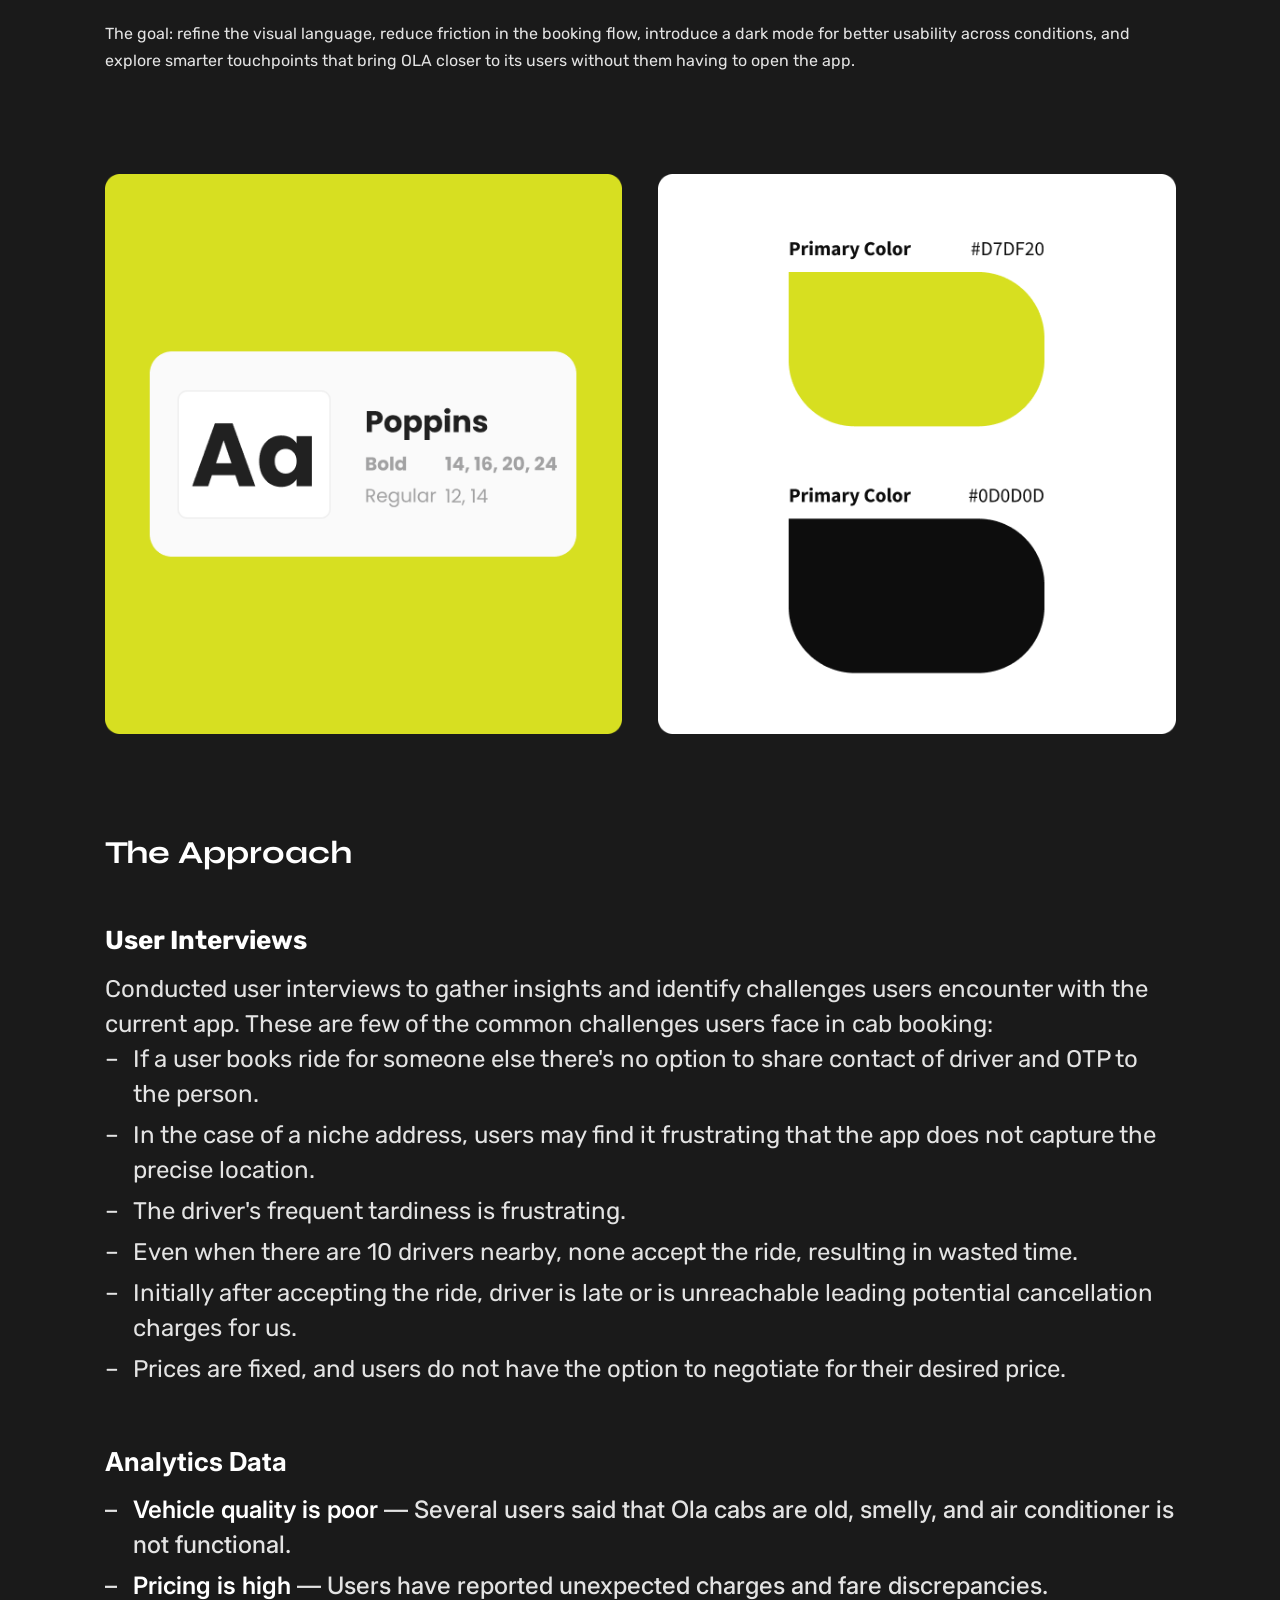
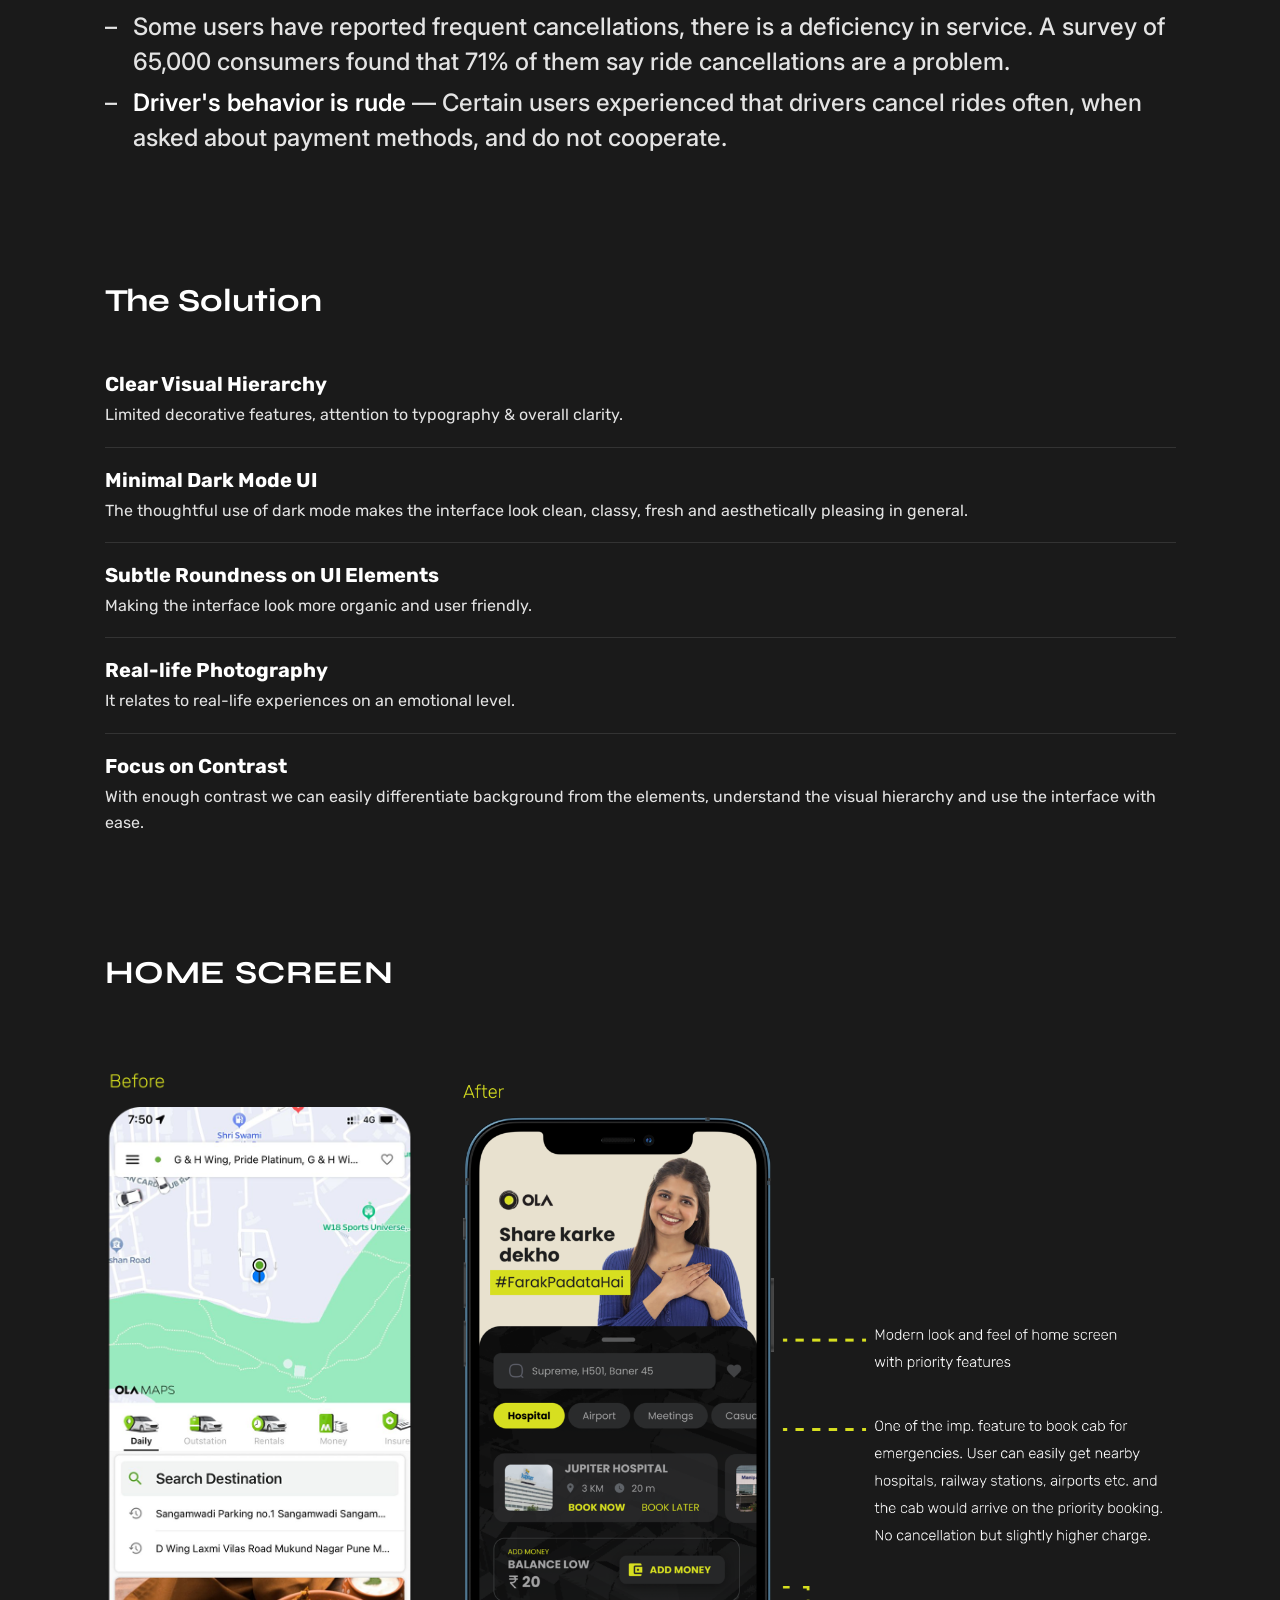
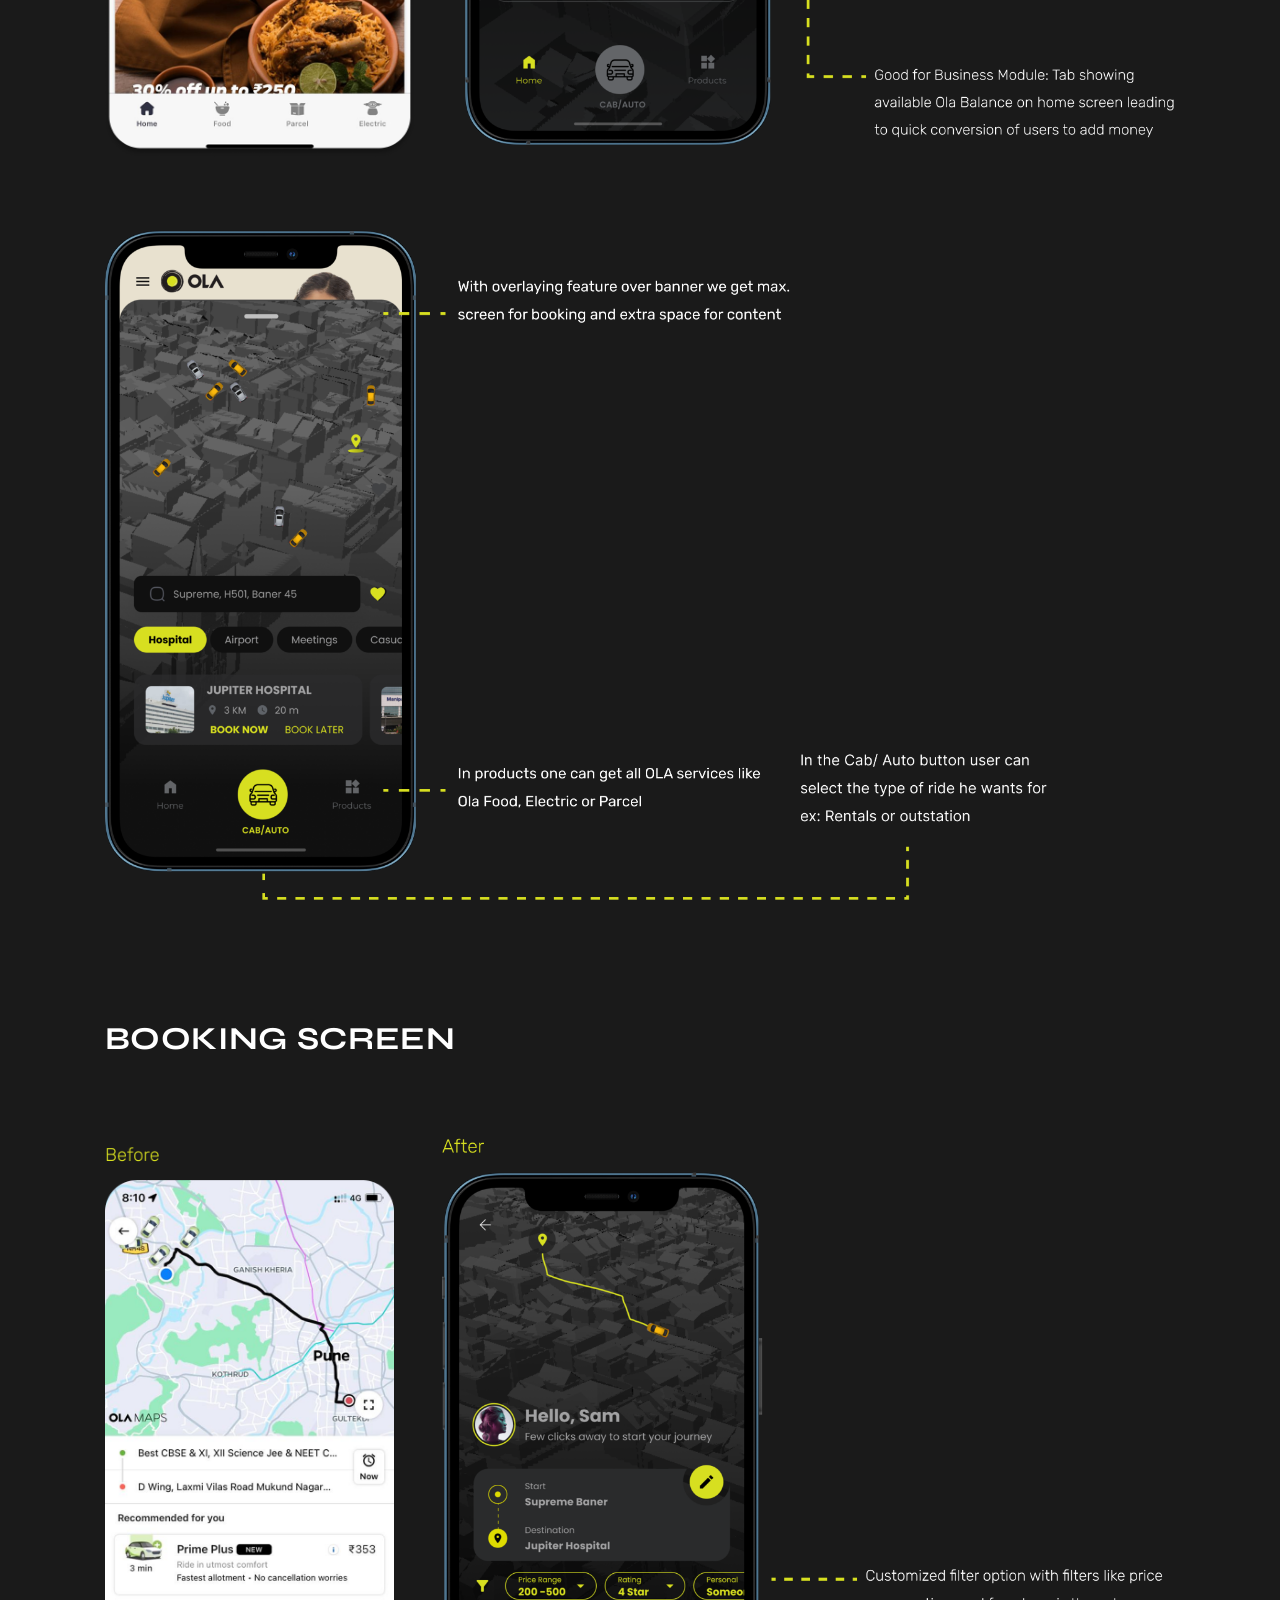
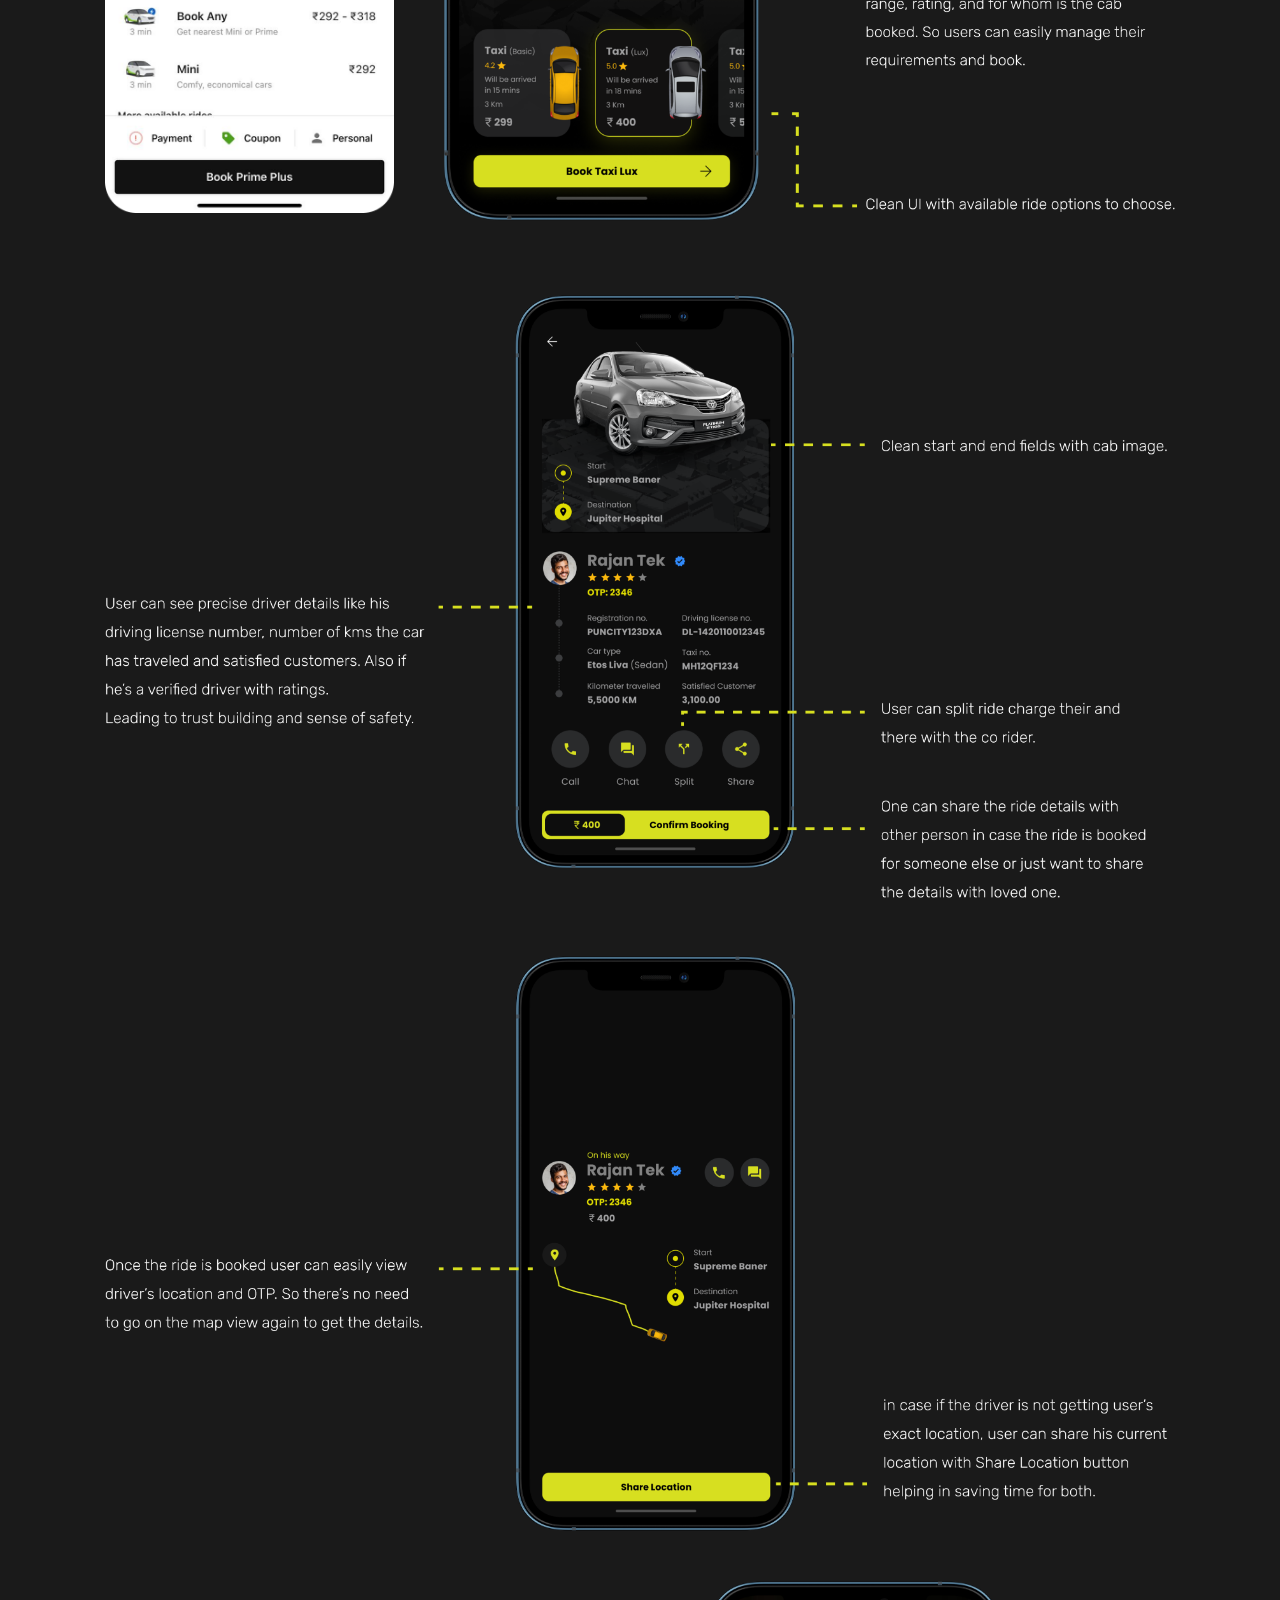
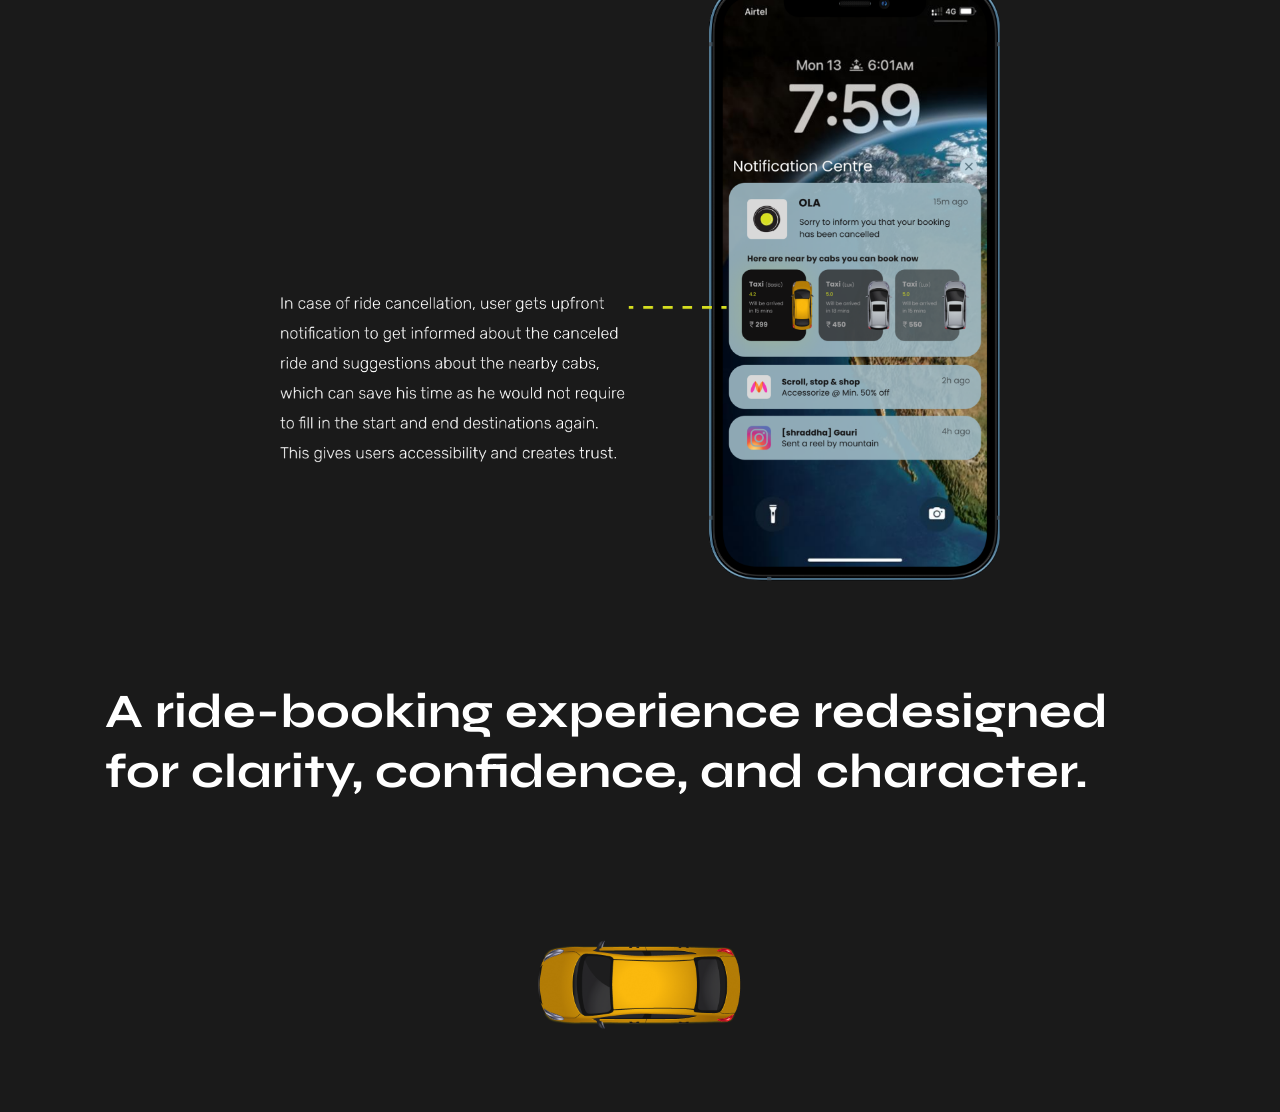
<file: case-studies/Ola/ola.html>
<!DOCTYPE html>
<html lang="en">
<head>
  <meta charset="UTF-8">
  <meta name="viewport" content="width=device-width, initial-scale=1.0">
  <title>Ola Redesign — App Redesign Case Study</title>
  <link rel="preconnect" href="https://fonts.googleapis.com">
  <link rel="preconnect" href="https://fonts.gstatic.com" crossorigin>
  <link href="https://fonts.googleapis.com/css2?family=Syne:wght@700&family=Rubik:wght@400;600;700&family=Inter:wght@500&display=swap" rel="stylesheet">
  <style>
    *, *::before, *::after {
      box-sizing: border-box;
      margin: 0;
      padding: 0;
    }

    html {
      scroll-behavior: smooth;
    }

    body {
      background-color: #1a1a1a;
      color: #e3e3e3;
      font-family: 'Rubik', sans-serif;
      overflow-x: hidden;
    }

    /* ── Page wrapper ─────────────────────────────── */
    .page-wrapper {
      position: relative;
      width: 100%;
    }

    /* Hero radial gradient (lime green → dark) */
    .hero-gradient {
      position: absolute;
      top: 0;
      left: 0;
      right: 0;
      height: 900px;
      background:
        radial-gradient(ellipse 90% 55% at 50% -5%,
          rgba(105, 220, 25, 0.30) 0%,
          rgba(60, 150, 10, 0.12) 45%,
          transparent 75%);
      pointer-events: none;
      z-index: 0;
    }

    /* Blurred white glow blob (mirrors FPXop in the .pen) */
    .glow-blob {
      position: absolute;
      top: 55px;
      left: 22%;
      width: min(520px, 90vw);
      height: min(275px, 50vw);
      background: rgba(255, 255, 255, 0.18);
      border-radius: 50%;
      filter: blur(min(175px, 20vw));
      transform: rotate(178deg);
      pointer-events: none;
      z-index: 0;
    }

    /* ── Container ─────────────────────────────────── */
    .container {
      max-width: 1151px;
      margin: 0 auto;
      padding: 0 40px;
      position: relative;
      z-index: 1;
    }

    /* ── Hero ──────────────────────────────────────── */
    .hero {
      padding-top: 125px;
      padding-bottom: 0;
    }

    .hero-inner {
      display: flex;
      flex-direction: column;
      gap: 30px;
    }

    .hero-title-group {
      display: flex;
      flex-direction: column;
      gap: 10px;
      max-width: 837px;
    }

    .hero-title {
      font-family: 'Syne', sans-serif;
      font-size: 72px;
      font-weight: 700;
      color: #ffffff;
      line-height: 1.05;
    }

    .hero-subtitle {
      font-family: 'Rubik', sans-serif;
      font-size: 18px;
      font-weight: 600;
      color: #ffffff;
    }

    .hero-meta {
      display: flex;
      flex-direction: column;
      gap: 40px;
    }

    .hero-description {
      font-family: 'Rubik', sans-serif;
      font-size: 16px;
      font-weight: 400;
      color: #e3e3e3;
      line-height: 1.7;
    }

    .hero-tags {
      display: flex;
      flex-wrap: wrap;
      align-items: center;
      gap: 20px;
    }

    .hero-tags span {
      font-family: 'Rubik', sans-serif;
      font-size: 18px;
      font-weight: 600;
      color: #e3e3e3;
    }

    .hero-tags .sep {
      opacity: 0.45;
    }

    .hero-divider {
      border: none;
      border-top: 0.5px solid rgba(227, 227, 227, 0.25);
    }

    /* ── Main content stack ────────────────────────── */
    .main-content {
      display: flex;
      flex-direction: column;
      gap: 100px;
      padding-top: 120px;
      padding-bottom: 80px;
    }

    /* ── iPhone hero mockup ────────────────────────── */
    .mockup-hero {
      width: 100%;
      height: auto;
      border-radius: 16px;
      display: block;
      object-fit: cover;
    }

    /* ── Section shared ────────────────────────────── */
    .section-heading {
      font-family: 'Syne', sans-serif;
      font-size: 32px;
      font-weight: 700;
      color: #ffffff;
      line-height: 1.2;
    }

    /* ── The Challenge ─────────────────────────────── */
    .challenge-section {
      display: flex;
      flex-direction: column;
      gap: 100px;
    }

    .challenge-text {
      display: flex;
      flex-direction: column;
      gap: 30px;
    }

    .challenge-body {
      font-family: 'Rubik', sans-serif;
      font-size: 16px;
      font-weight: 400;
      color: #e3e3e3;
      line-height: 1.7;
    }

    .two-col-images {
      display: flex;
      gap: 36px;
      justify-content: space-between;
      align-items: center;
    }

    .two-col-images img {
      width: calc(50% - 18px);
      height: auto;
      display: block;
      border-radius: 8px;
    }

    /* ── The Approach ──────────────────────────────── */
    .approach-outer {
      display: flex;
      flex-direction: column;
      gap: 120px;
    }

    .approach-inner {
      display: flex;
      flex-direction: column;
      gap: 50px;
    }

    .research-blocks {
      display: flex;
      flex-direction: column;
      gap: 50px;
    }

    .research-block {
      font-size: 24px;
      line-height: 1.458;
      color: #e3e3e3;
    }

    .research-block.rubik { font-family: 'Rubik', sans-serif; font-weight: 400; }
    .research-block.inter  { font-family: 'Inter', sans-serif;  font-weight: 500; }

    .research-block-title {
      display: block;
      font-size: 26px;
      font-weight: 700;
      color: #ffffff;
      margin-bottom: 12px;
    }

    .research-block ul {
      list-style: none;
      padding: 0;
    }

    .research-block ul li {
      padding-left: 1.2em;
      position: relative;
      margin-bottom: 6px;
    }

    .research-block ul li::before {
      content: "–";
      position: absolute;
      left: 0;
      color: #e3e3e3;
    }

    /* ── The Solution ──────────────────────────────── */
    .solution-inner {
      display: flex;
      flex-direction: column;
      gap: 50px;
    }

    .solution-list {
      display: flex;
      flex-direction: column;
      gap: 0;
    }

    .solution-item {
      padding: 18px 0;
      border-bottom: 0.5px solid rgba(227, 227, 227, 0.12);
      line-height: 1.4;
    }

    .solution-item:first-child { padding-top: 0; }
    .solution-item:last-child  { border-bottom: none; }

    .solution-item strong {
      display: block;
      font-family: 'Rubik', sans-serif;
      font-size: 20px;
      font-weight: 700;
      color: #ffffff;
      margin-bottom: 4px;
    }

    .solution-item p {
      font-family: 'Rubik', sans-serif;
      font-size: 16px;
      font-weight: 400;
      color: #e3e3e3;
      line-height: 1.65;
    }

    /* ── Screen sections ───────────────────────────── */
    .screens-wrapper {
      display: flex;
      flex-direction: column;
      gap: 120px;
    }

    .screen-section {
      display: flex;
      flex-direction: column;
      gap: 48px;
    }

    .screen-label {
      font-family: 'Syne', sans-serif;
      font-size: 32px;
      font-weight: 700;
      color: #ffffff;
      line-height: 1.2;
      text-transform: uppercase;
      letter-spacing: 0.02em;
    }

    .screen-duo {
      display: flex;
      align-items: center;
      justify-content: space-between;
      gap: 48px;
      padding: 24px 0;
    }

    .screen-duo img {
      height: auto;
      display: block;
      border-radius: 8px;
    }

    .screen-duo .img-phone { flex-shrink: 0; }
    .screen-duo .img-wide  { flex: 1; min-width: 0; width: 100%; }

    .screen-full {
      width: 100%;
      height: auto;
      display: block;
      border-radius: 8px;
    }

    .screen-full-centered {
      display: block;
      height: auto;
      border-radius: 8px;
      margin: 0 auto;
    }

    /* ── Footer ────────────────────────────────────── */
    .footer-quote {
      font-family: 'Syne', sans-serif;
      font-size: 48px;
      font-weight: 700;
      color: #ffffff;
      line-height: 1.25;
    }

    .footer-cab {
      display: flex;
      justify-content: center;
      padding: 40px 0 64px;
    }

    .footer-cab img {
      width: 242px;
      height: auto;
      display: block;
    }

    /* ── Responsive ────────────────────────────────── */

    /* Tablet */
    @media (max-width: 900px) {
      .container { padding: 0 32px; }

      .hero { padding-top: 80px; }
      .main-content { gap: 72px; padding-top: 80px; }

      .hero-title      { font-size: 52px; }
      .hero-subtitle   { font-size: 16px; }
      .hero-tags       { gap: 14px; }
      .hero-tags span  { font-size: 16px; }
      .footer-quote    { font-size: 34px; }

      .section-heading { font-size: 26px; }
      .screen-label    { font-size: 26px; }

      .challenge-section { gap: 56px; }

      .two-col-images {
        flex-direction: column;
        gap: 20px;
      }
      .two-col-images img { width: 100%; }

      .approach-outer  { gap: 72px; }
      .research-block  { font-size: 17px; }
      .research-block-title { font-size: 19px; }

      .screens-wrapper { gap: 72px; }
      .screen-section  { gap: 32px; }

      .screen-duo {
        flex-direction: column;
        gap: 20px;
        padding: 0;
      }
      .screen-duo .img-phone,
      .screen-duo .img-wide {
        width: 100% !important;
        flex: none;
      }
    }

    /* Large mobile */
    @media (max-width: 600px) {
      .container { padding: 0 20px; }

      .hero { padding-top: 56px; }
      .main-content { gap: 56px; padding-top: 56px; padding-bottom: 56px; }

      .hero-inner      { gap: 24px; }
      .hero-meta       { gap: 28px; }
      .hero-title      { font-size: 36px; line-height: 1.08; }
      .hero-subtitle   { font-size: 13px; }
      .hero-description { font-size: 14px; line-height: 1.65; }
      .hero-tags       { gap: 10px; }
      .hero-tags span  { font-size: 13px; }

      .section-heading { font-size: 22px; }
      .screen-label    { font-size: 22px; letter-spacing: 0.03em; }
      .footer-quote    { font-size: 24px; line-height: 1.3; }

      .challenge-section { gap: 40px; }
      .challenge-text    { gap: 20px; }
      .challenge-body    { font-size: 14px; }

      .approach-outer    { gap: 56px; }
      .approach-inner    { gap: 32px; }
      .research-blocks   { gap: 36px; }
      .research-block    { font-size: 14px; line-height: 1.6; }
      .research-block-title { font-size: 16px; margin-bottom: 8px; }

      .solution-inner    { gap: 32px; }
      .solution-item     { padding: 14px 0; }
      .solution-item strong { font-size: 16px; }
      .solution-item p   { font-size: 13px; }

      .screens-wrapper { gap: 56px; }
      .screen-section  { gap: 20px; }
      .mockup-hero     { border-radius: 10px; }

      .footer-cab { padding: 24px 0 48px; }
      .footer-cab img { width: 140px; }
    }

    /* Small mobile */
    @media (max-width: 400px) {
      .container { padding: 0 16px; }

      .hero { padding-top: 44px; }
      .main-content { gap: 48px; padding-top: 48px; }

      .hero-title    { font-size: 30px; }
      .footer-quote  { font-size: 20px; }
      .section-heading { font-size: 20px; }
      .screen-label    { font-size: 20px; }

      .research-block { font-size: 13px; }
      .research-block-title { font-size: 15px; }

      .hero-tags { row-gap: 8px; column-gap: 10px; }
      .hero-tags .sep { display: none; }

      .challenge-section { gap: 32px; }
      .screens-wrapper   { gap: 48px; }
    }
  </style>
  <style id="st-nav-styles">
    #st-header {
      position: fixed; top: 0; left: 0; right: 0; z-index: 9999;
      display: flex; align-items: center; justify-content: space-between;
      padding: 16px 48px;
      background: rgba(26, 26, 26, 0.72);
      backdrop-filter: blur(20px) saturate(180%);
      -webkit-backdrop-filter: blur(20px) saturate(180%);
      border-bottom: 1px solid rgba(255, 255, 255, 0.1);
      box-shadow: 0 1px 24px rgba(0, 0, 0, 0.3);
      font-family: 'Rubik', sans-serif;
    }
    @media (min-width: 810px) { #st-header { padding: 16px 100px; } }
    @media (max-width: 640px) { #st-header { padding: 14px 20px; } #st-nav { right: 16px !important; } }
    .st-back {
      display: flex; align-items: center; gap: 8px;
      font-size: 14px; font-weight: 500; letter-spacing: -0.01em;
      color: rgba(255,255,255,0.8); text-decoration: none; transition: color 0.15s;
    }
    .st-back:hover { color: #fff; }
    .st-wordmark {
      position: absolute; left: 50%; transform: translateX(-50%);
      font-size: 15px; font-weight: 600; letter-spacing: -0.03em;
      color: rgba(255,255,255,0.85); pointer-events: none;
    }
    @media (max-width: 640px) { .st-wordmark { display: none; } }
    #st-hamburger {
      display: flex; flex-direction: column; gap: 5px;
      cursor: pointer; padding: 6px; background: none; border: none; outline: none;
    }
    #st-hamburger span {
      display: block; width: 22px; height: 2px; background: rgba(255,255,255,0.85);
      border-radius: 2px; transition: all 0.3s ease;
    }
    #st-hamburger.open span:nth-child(1) { transform: translateY(7px) rotate(45deg); }
    #st-hamburger.open span:nth-child(2) { opacity: 0; }
    #st-hamburger.open span:nth-child(3) { transform: translateY(-7px) rotate(-45deg); }
    #st-nav {
      display: none; position: fixed; top: 58px; right: 48px; width: 200px;
      background: rgba(30, 30, 30, 0.92);
      backdrop-filter: blur(24px) saturate(180%); -webkit-backdrop-filter: blur(24px) saturate(180%);
      border: 1px solid rgba(255,255,255,0.12); border-radius: 16px;
      box-shadow: 0 8px 32px rgba(0,0,0,0.4); padding: 8px 0; z-index: 9998; overflow: hidden;
    }
    #st-nav.open { display: flex; flex-direction: column; }
    #st-nav a {
      font-family: 'Rubik', sans-serif; font-size: 14px; font-weight: 500;
      color: rgba(255,255,255,0.8); text-decoration: none; padding: 12px 20px; transition: background 0.15s;
    }
    #st-nav a:hover { background: rgba(255,255,255,0.06); color: #fff; }
    @media (min-width: 810px) { #st-nav { right: 100px; } }
    .page-wrapper { padding-top: 62px; }
  </style>
</head>
<body>
<header id="st-header">
  <a class="st-back" href="../../index.html">
    <svg width="16" height="16" viewBox="0 0 16 16" fill="none" xmlns="http://www.w3.org/2000/svg">
      <path d="M10 12L6 8L10 4" stroke="currentColor" stroke-width="1.5" stroke-linecap="round" stroke-linejoin="round"/>
    </svg>
    Back
  </a>
  <span class="st-wordmark">Shraddha Thorat</span>
  <button id="st-hamburger" aria-label="Toggle menu">
    <span></span><span></span><span></span>
  </button>
</header>
<nav id="st-nav">
  <a href="../../index.html">Home</a>
  <a href="../../index.html#work">Work</a>
  <a href="../../index.html#process">Process</a>
  <a href="../../index.html#about-1">About</a>
</nav>
<script>
(function() {
  var btn = document.getElementById('st-hamburger');
  var nav = document.getElementById('st-nav');
  btn.addEventListener('click', function(e) {
    e.stopPropagation();
    btn.classList.toggle('open');
    nav.classList.toggle('open');
  });
  document.addEventListener('click', function(e) {
    if (!nav.contains(e.target) && e.target !== btn) {
      btn.classList.remove('open');
      nav.classList.remove('open');
    }
  });
})();
</script>

<div class="page-wrapper">
  <div class="hero-gradient"></div>
  <div class="glow-blob"></div>

  <div class="container">

    <!-- ══ HERO ══════════════════════════════════════ -->
    <section class="hero">
      <div class="hero-inner">
        <div class="hero-title-group">
          <h1 class="hero-title">Ola Redesign</h1>
          <p class="hero-subtitle">App Redesign • 2024</p>
        </div>
        <div class="hero-meta">
          <p class="hero-description">
            OLA is one of India's most widely used cab booking platforms — but its app experience
            didn't quite match the scale of the product. This was a conceptual redesign project
            aimed at reimagining OLA's mobile UI with a sharper visual identity, better hierarchy,
            and a dark-first design system that feels modern, premium and intuitive.
          </p>
          <div class="hero-tags">
            <span>Dark Mode</span>
            <span class="sep">·</span>
            <span>UI Redesign</span>
            <span class="sep">·</span>
            <span>Conceptual</span>
            <span class="sep">·</span>
            <span>Mobility</span>
          </div>
          <hr class="hero-divider">
        </div>
      </div>
    </section>

    <!-- ══ MAIN CONTENT ══════════════════════════════ -->
    <div class="main-content">

      <!-- iPhone Hero Mockup -->
      <img
        src="images/image-import-7.png"
        alt="OLA App Redesign Mockup"
        class="mockup-hero"
      >

      <!-- ── THE CHALLENGE ─────────────────────────── -->
      <section class="challenge-section">
        <div class="challenge-text">
          <h2 class="section-heading">The Challenge</h2>
          <div class="challenge-body">
            <p>
              OLA serves millions of users daily but like any product at scale, there's always room
              to evolve. As user expectations around mobile experiences continue to rise, there's a
              growing opportunity to evolve OLA's app into something that feels more intuitive,
              accessible and seamlessly woven into daily life.
            </p>
            <br>
            <p>
              The goal: refine the visual language, reduce friction in the booking flow, introduce a
              dark mode for better usability across conditions, and explore smarter touchpoints that
              bring OLA closer to its users without them having to open the app.
            </p>
          </div>
        </div>
        <div class="two-col-images">
          <img src="images/image-import-93.png" alt="OLA App Current State Analysis">
          <img src="images/image-import-94.png" alt="OLA App Pain Points">
        </div>
      </section>

      <!-- ── THE APPROACH + SOLUTION ───────────────── -->
      <section class="approach-outer">

        <!-- The Approach -->
        <div class="approach-inner">
          <h2 class="section-heading">The Approach</h2>
          <div class="research-blocks">

            <!-- User Interviews -->
            <div class="research-block rubik">
              <span class="research-block-title">User Interviews</span>
              Conducted user interviews to gather insights and identify challenges users encounter
              with the current app. These are few of the common challenges users face in cab booking:
              <ul>
                <li>If a user books ride for someone else there's no option to share contact of driver and OTP to the person.</li>
                <li>In the case of a niche address, users may find it frustrating that the app does not capture the precise location.</li>
                <li>The driver's frequent tardiness is frustrating.</li>
                <li>Even when there are 10 drivers nearby, none accept the ride, resulting in wasted time.</li>
                <li>Initially after accepting the ride, driver is late or is unreachable leading potential cancellation charges for us.</li>
                <li>Prices are fixed, and users do not have the option to negotiate for their desired price.</li>
              </ul>
            </div>

            <!-- Analytics Data -->
            <div class="research-block inter">
              <span class="research-block-title">Analytics Data</span>
              <ul>
                <li><strong style="color:#fff;font-weight:600;">Vehicle quality is poor</strong> — Several users said that Ola cabs are old, smelly, and air conditioner is not functional.</li>
                <li><strong style="color:#fff;font-weight:600;">Pricing is high</strong> — Users have reported unexpected charges and fare discrepancies.</li>
                <li>Some users have reported frequent cancellations, there is a deficiency in service. A survey of 65,000 consumers found that 71% of them say ride cancellations are a problem.</li>
                <li><strong style="color:#fff;font-weight:600;">Driver's behavior is rude</strong> — Certain users experienced that drivers cancel rides often, when asked about payment methods, and do not cooperate.</li>
              </ul>
            </div>

          </div>
        </div>

        <!-- The Solution -->
        <div class="solution-inner">
          <h2 class="section-heading">The Solution</h2>
          <div class="solution-list">
            <div class="solution-item">
              <strong>Clear Visual Hierarchy</strong>
              <p>Limited decorative features, attention to typography &amp; overall clarity.</p>
            </div>
            <div class="solution-item">
              <strong>Minimal Dark Mode UI</strong>
              <p>The thoughtful use of dark mode makes the interface look clean, classy, fresh and aesthetically pleasing in general.</p>
            </div>
            <div class="solution-item">
              <strong>Subtle Roundness on UI Elements</strong>
              <p>Making the interface look more organic and user friendly.</p>
            </div>
            <div class="solution-item">
              <strong>Real-life Photography</strong>
              <p>It relates to real-life experiences on an emotional level.</p>
            </div>
            <div class="solution-item">
              <strong>Focus on Contrast</strong>
              <p>With enough contrast we can easily differentiate background from the elements, understand the visual hierarchy and use the interface with ease.</p>
            </div>
          </div>
        </div>

      </section>

      <!-- ── SCREENS ────────────────────────────────── -->
      <div class="screens-wrapper">

        <!-- Home Screen -->
        <section class="screen-section">
          <h2 class="screen-label">Home Screen</h2>
          <div class="screen-duo">
            <img
              src="images/image-import-35.png"
              alt="OLA Home Screen — Phone"
              class="img-phone"
              style="width: clamp(120px, 29%, 332px);"
            >
            <img
              src="images/image-import-56.png"
              alt="OLA Home Screen — Detail"
              class="img-wide"
            >
          </div>
          <img
            src="images/image-import-28.png"
            alt="OLA Home Screen — Full View"
            class="screen-full"
          >
        </section>

        <!-- Booking Screen -->
        <section class="screen-section">
          <h2 class="screen-label">Booking Screen</h2>
          <div class="screen-duo">
            <img
              src="images/image-import-42.png"
              alt="OLA Booking Screen — Phone"
              class="img-phone"
              style="width: clamp(110px, 27%, 316px);"
            >
            <img
              src="images/image-import-8.png"
              alt="OLA Booking Screen — Detail"
              class="img-wide"
            >
          </div>
          <img
            src="images/image-import-47.png"
            alt="OLA Screens"
            class="screen-full"
          >
          <img
            src="images/image-import-76.png"
            alt="OLA Screens"
            class="screen-full"
          >
          <img
            src="images/image-import-52.png"
            alt="OLA Screens"
            class="screen-full-centered"
            style="max-width: 720px; width: 100%;"
          >
        </section>

      </div><!-- end screens-wrapper -->

      <!-- ── CLOSING QUOTE ──────────────────────────── -->
      <p class="footer-quote">
        A ride-booking experience redesigned for clarity, confidence, and character.
      </p>

    </div><!-- end main-content -->

    <!-- Cab Image -->
    <div class="footer-cab">
      <img src="images/image-import-58.png" alt="OLA Cab">
    </div>

  </div><!-- end container -->
</div><!-- end page-wrapper -->

</body>
</html>
</file>
